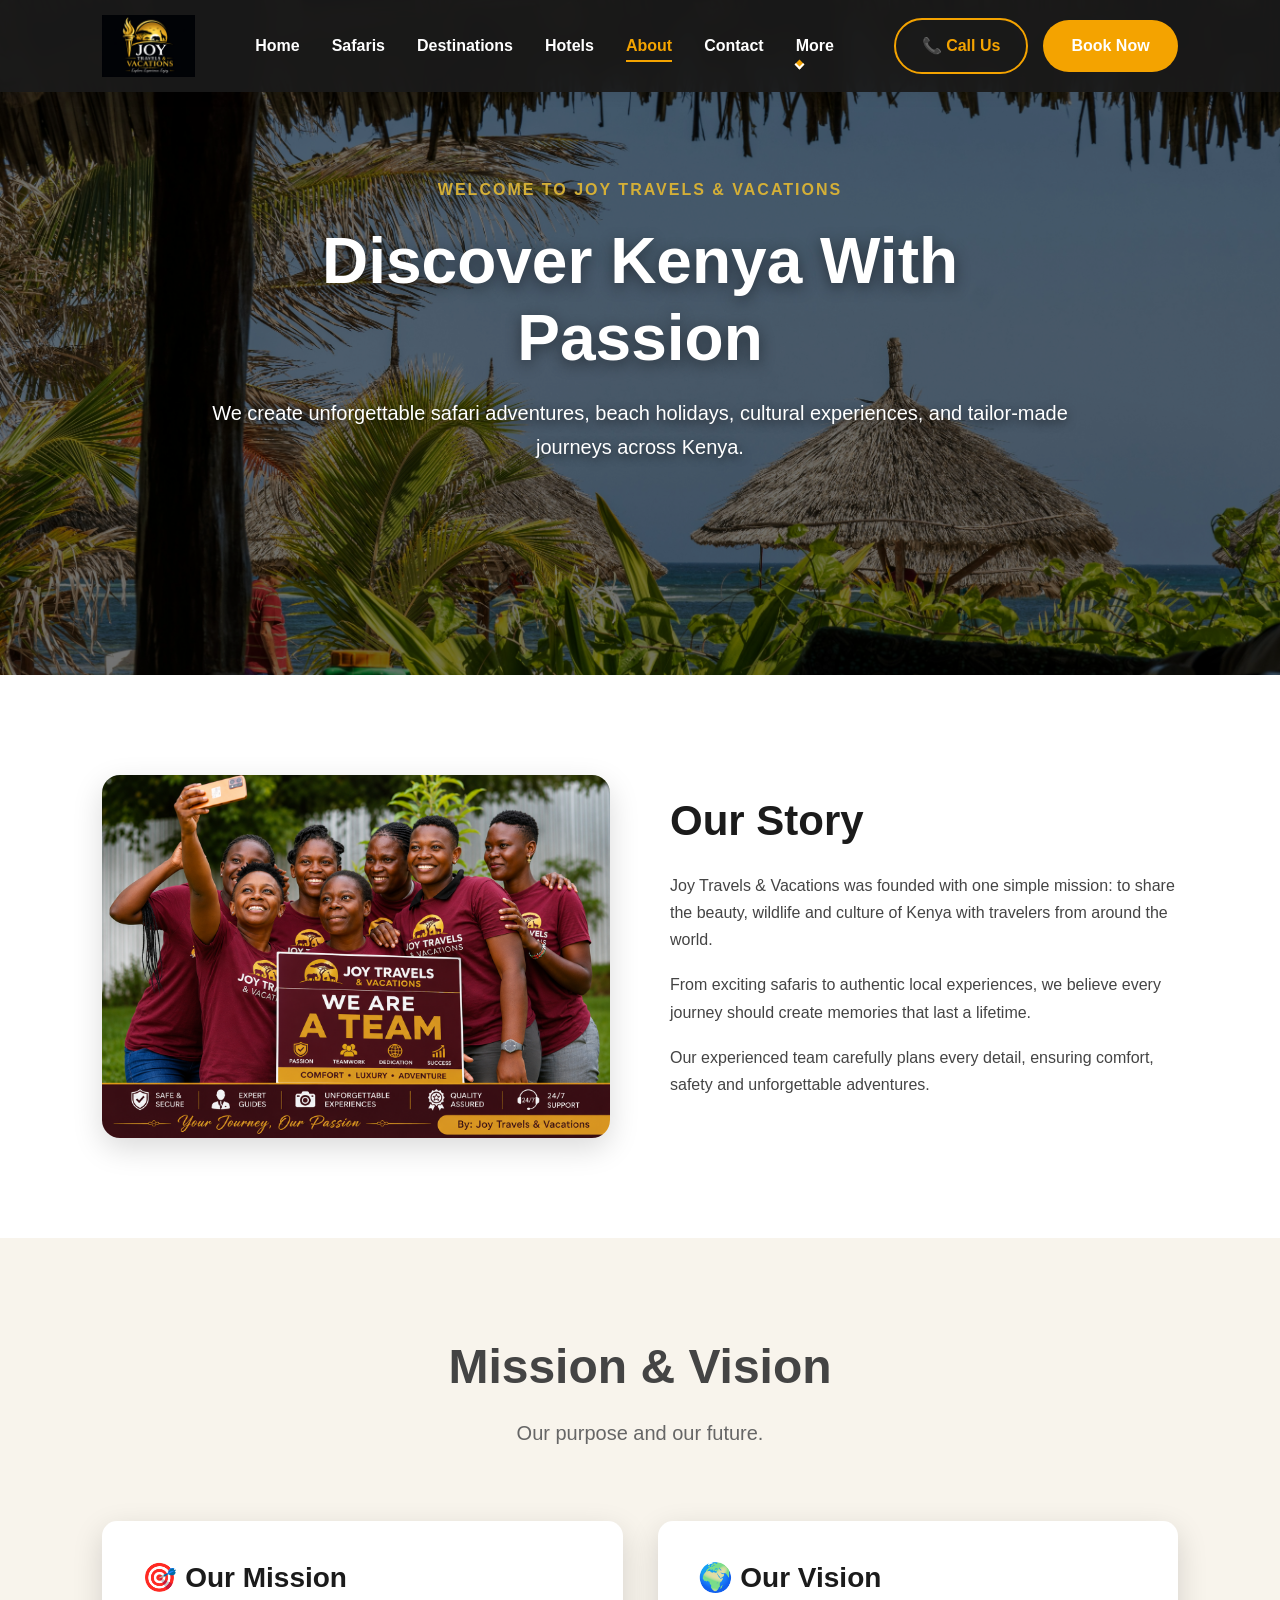
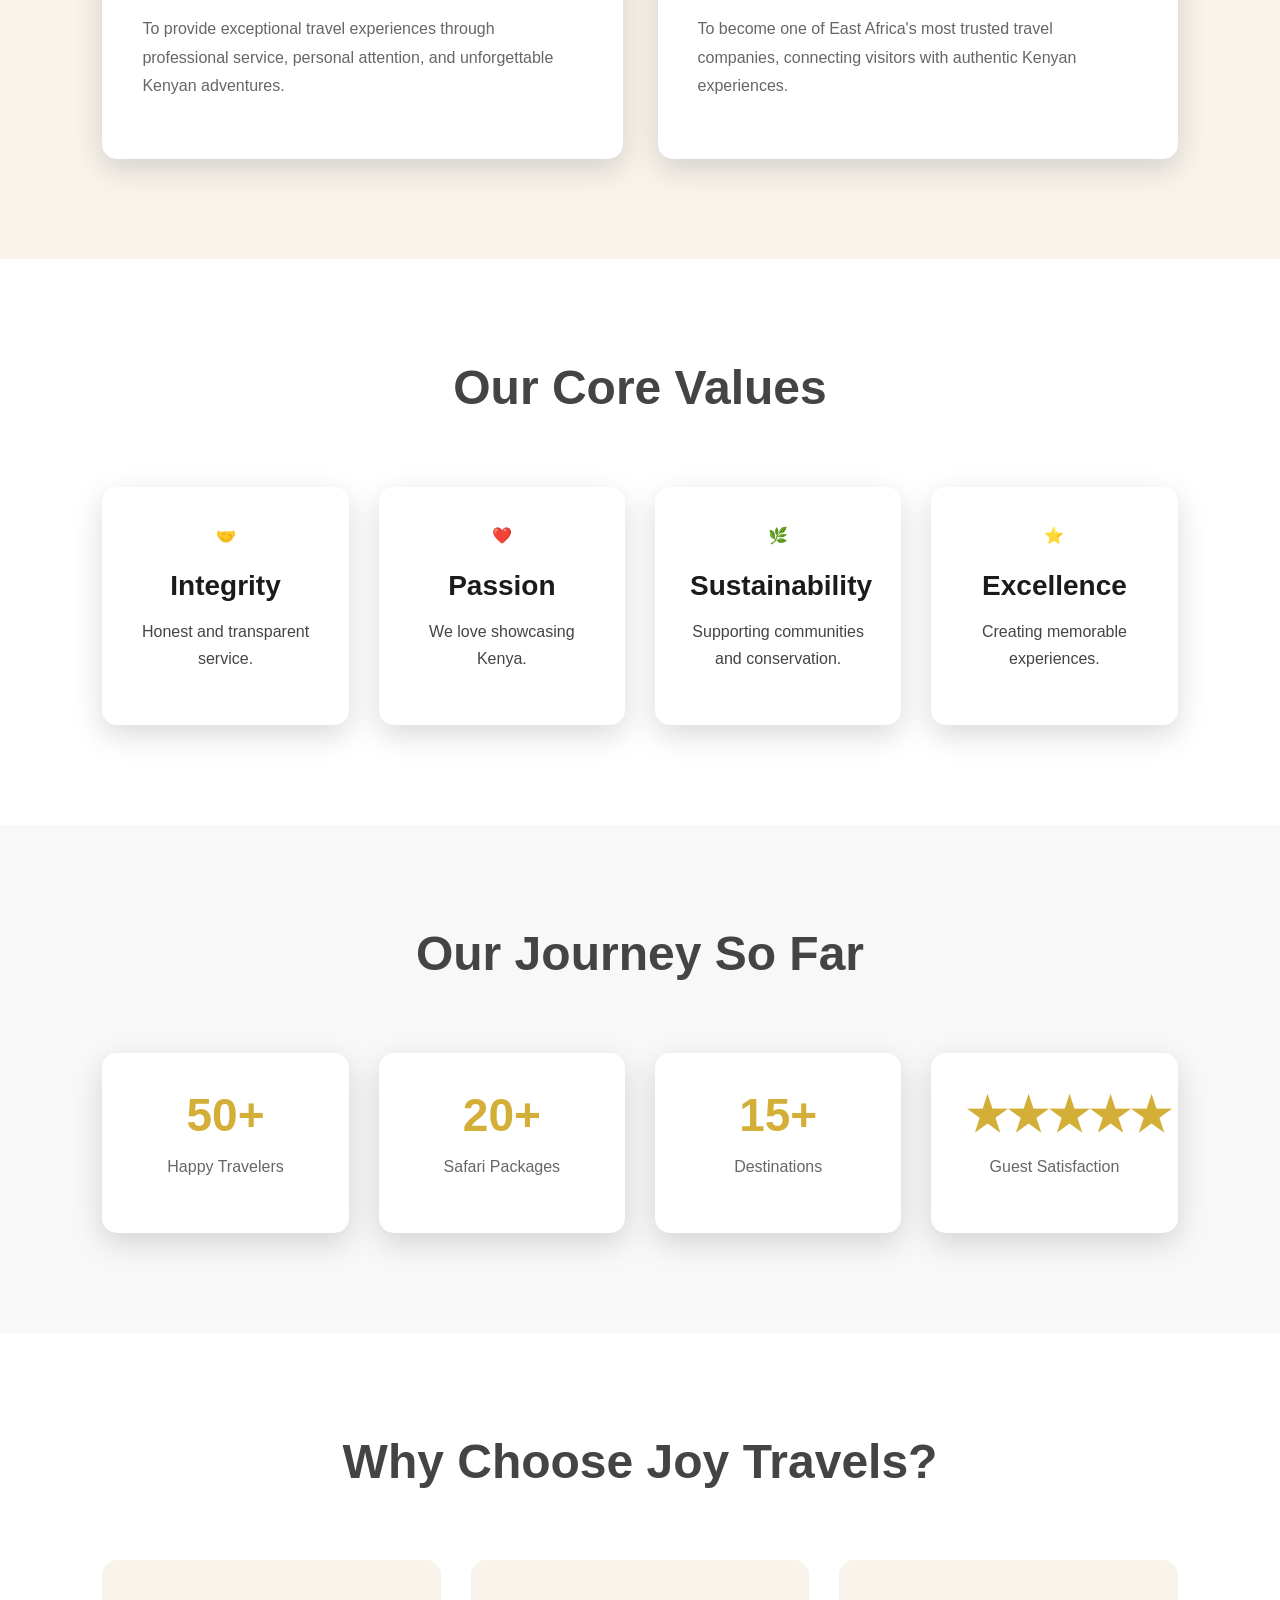
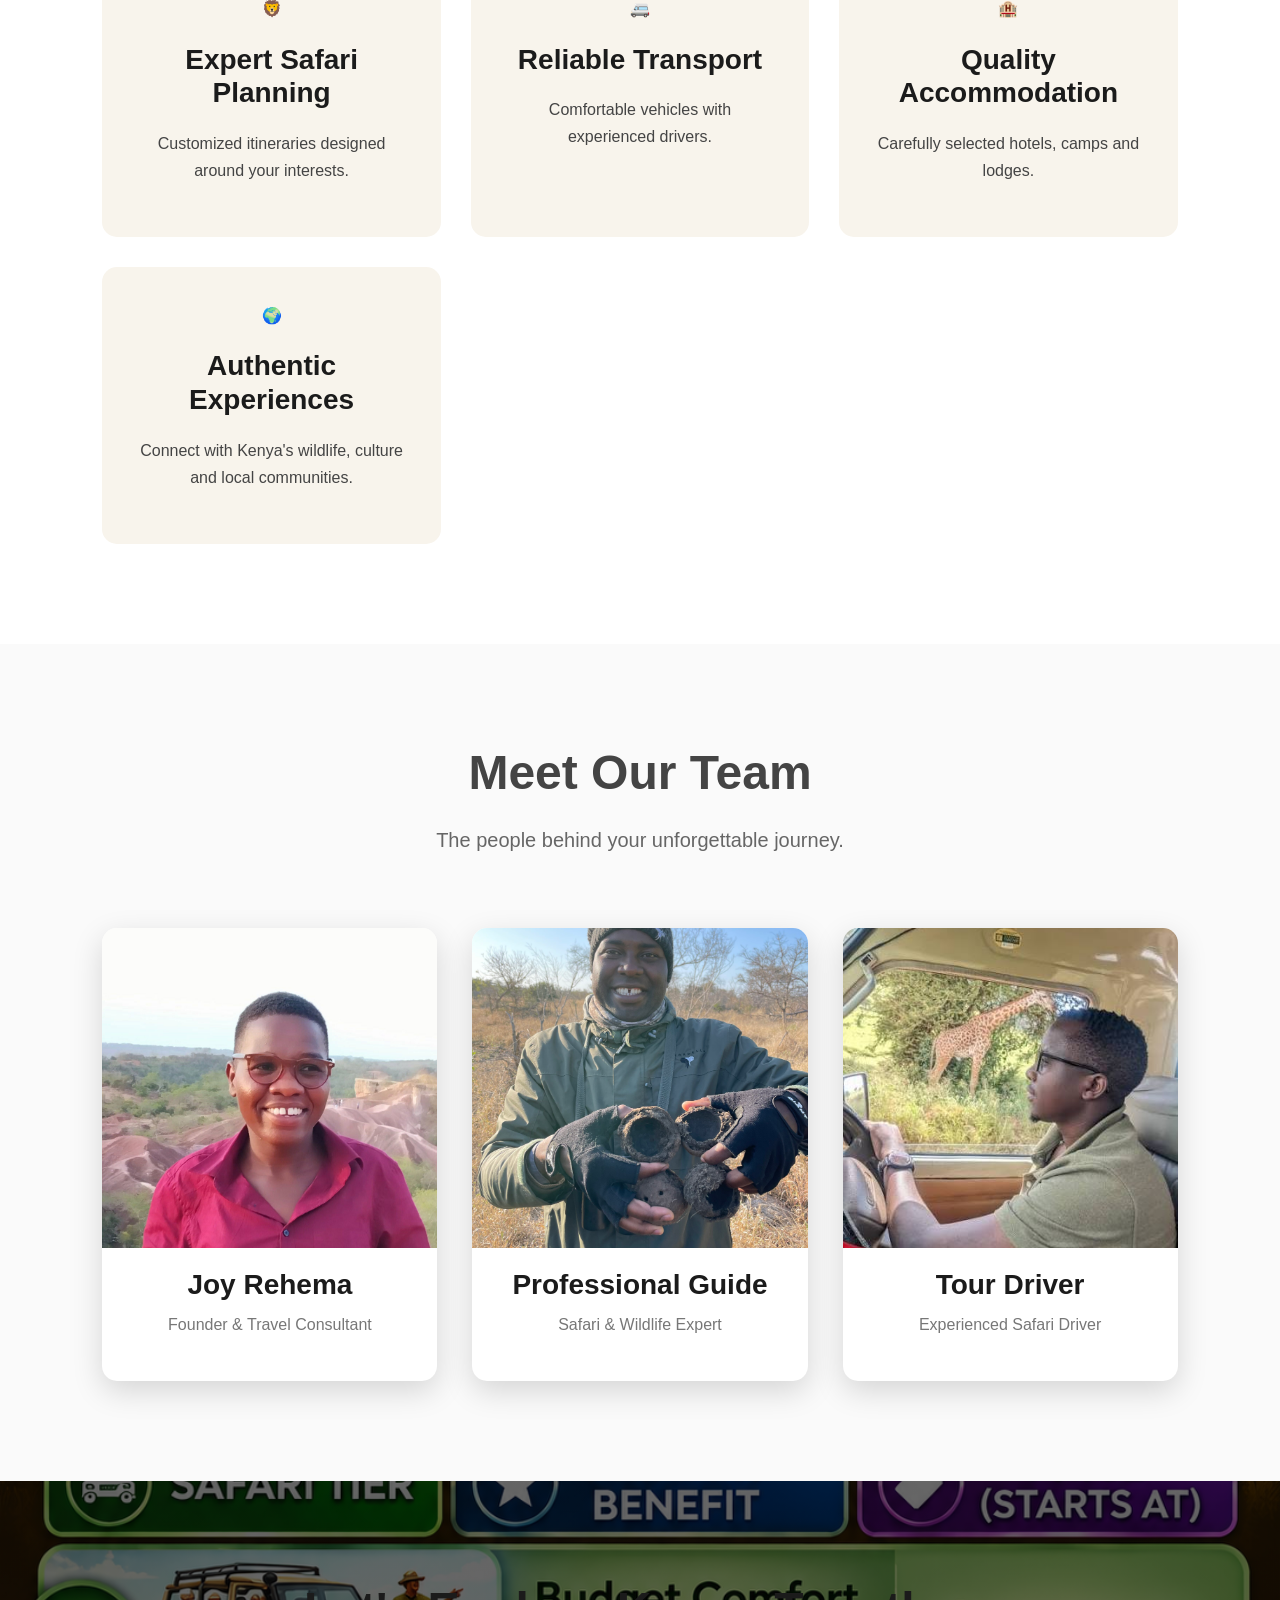
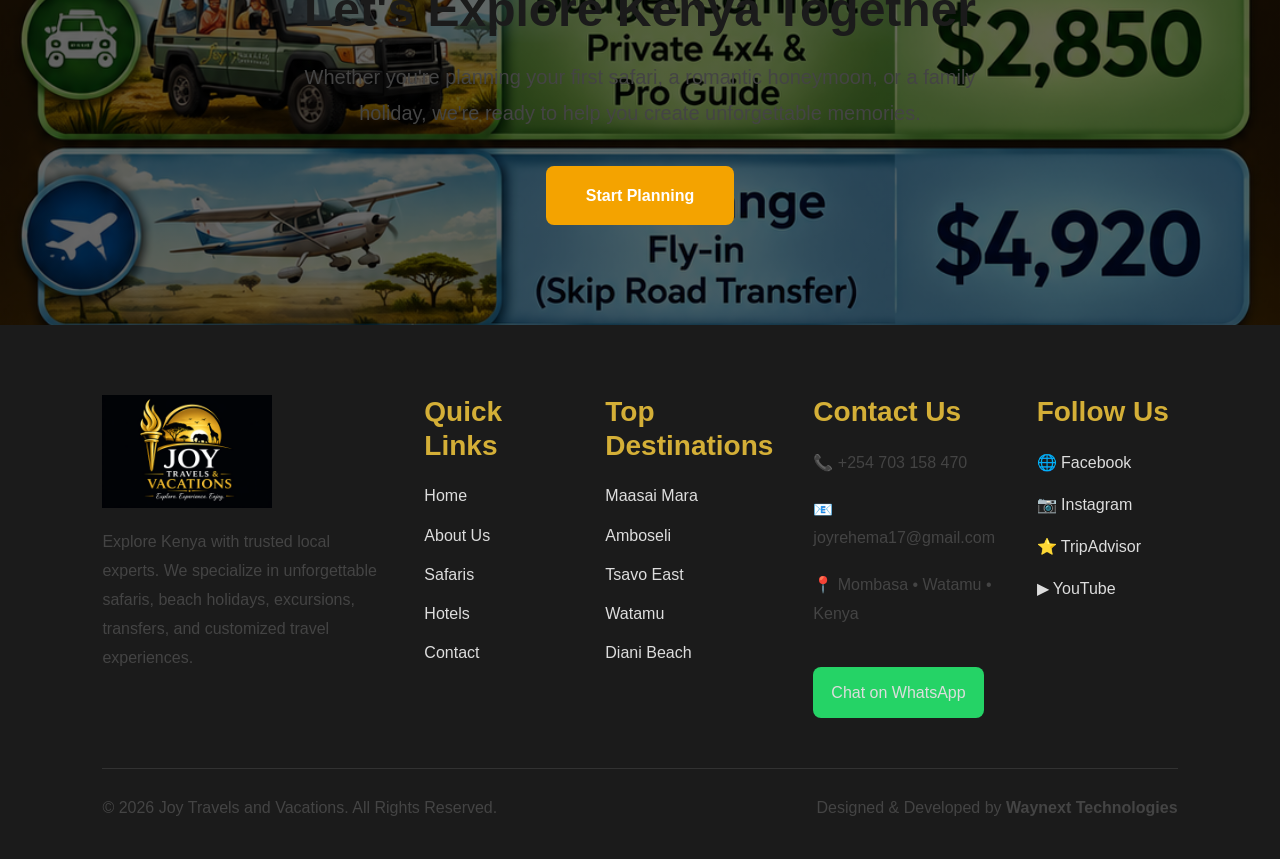
<file: about.html>
<!DOCTYPE html>
<html lang="en">

<head>

<meta charset="UTF-8">
<meta name="viewport" content="width=device-width, initial-scale=1.0">

<title>About Us | Joy Travels & Vacations</title>

<!-- CSS -->

<link rel="stylesheet" href="css/01-variables.css">
<link rel="stylesheet" href="css/02-reset.css">
<link rel="stylesheet" href="css/03-global.css">
<link rel="stylesheet" href="css/04-navbar.css">
<link rel="stylesheet" href="css/05-footer.css">

<link rel="stylesheet" href="css/15-about.css">

<link rel="stylesheet" href="css/17-modal.css">
<link rel="stylesheet" href="css/18-animations.css">
<link rel="stylesheet" href="css/19-responsive.css">

</head>

<body>

<!-- ==========================================
NAVBAR
========================================== -->

<div id="navbar"></div>

<!-- ==========================================
HERO
========================================== -->

<section class="hero about-hero">

    <div class="hero-content">

        <span>WELCOME TO JOY TRAVELS & VACATIONS</span>

        <h1>Discover Kenya With Passion</h1>

        <p>

            We create unforgettable safari adventures,
            beach holidays, cultural experiences,
            and tailor-made journeys across Kenya.

        </p>

    </div>

</section>
<!-- ==========================================
OUR STORY
========================================== -->

<section class="about-story">

    <div class="story-grid">

        <div class="story-image">

            <img src="images/story.png"
                 alt="Joy Travels">

        </div>

        <div class="story-content">

            <h2>Our Story</h2>

            <p>
                Joy Travels & Vacations was founded with one simple mission:
                to share the beauty, wildlife and culture of Kenya with travelers
                from around the world.
            </p>

            <p>
                From exciting safaris to authentic local experiences,
                we believe every journey should create memories that last a lifetime.
            </p>

            <p>
                Our experienced team carefully plans every detail,
                ensuring comfort, safety and unforgettable adventures.
            </p>

        </div>

    </div>

</section>

<!-- ==========================================
MISSION & VISION
========================================== -->

<section class="mission-vision">

<div class="section-title">

<h2>Mission & Vision</h2>

<p>Our purpose and our future.</p>

</div>

<div class="mv-grid">

<div class="mv-card">

<h3>🎯 Our Mission</h3>

<p>

To provide exceptional travel experiences through
professional service,
personal attention,
and unforgettable Kenyan adventures.

</p>

</div>

<div class="mv-card">

<h3>🌍 Our Vision</h3>

<p>

To become one of East Africa's most trusted travel companies,
connecting visitors with authentic Kenyan experiences.

</p>

</div>

</div>

</section>

<!-- ==========================================
OUR VALUES
========================================== -->

<section class="values">

<div class="section-title">

<h2>Our Core Values</h2>

</div>

<div class="values-grid">

<div class="value-box">

🤝

<h3>Integrity</h3>

<p>Honest and transparent service.</p>

</div>

<div class="value-box">

❤️

<h3>Passion</h3>

<p>We love showcasing Kenya.</p>

</div>

<div class="value-box">

🌿

<h3>Sustainability</h3>

<p>Supporting communities and conservation.</p>

</div>

<div class="value-box">

⭐

<h3>Excellence</h3>

<p>Creating memorable experiences.</p>

</div>

</div>

</section>

<!-- ==========================================
STATISTICS
========================================== -->

<section class="company-stats">

<div class="section-title">

<h2>Our Journey So Far</h2>

</div>

<div class="stats-grid">

<div class="stat-box">

<h2>50+</h2>

<p>Happy Travelers</p>

</div>

<div class="stat-box">

<h2>20+</h2>

<p>Safari Packages</p>

</div>

<div class="stat-box">

<h2>15+</h2>

<p>Destinations</p>

</div>

<div class="stat-box">

<h2>★★★★★</h2>

<p>Guest Satisfaction</p>

</div>

</div>

</section>

<!-- ==========================================
WHY CHOOSE US
========================================== -->

<section class="why-about">

<div class="section-title">

<h2>Why Choose Joy Travels?</h2>

</div>

<div class="why-grid">

<div class="why-box">

🦁

<h3>Expert Safari Planning</h3>

<p>

Customized itineraries designed around your interests.

</p>

</div>

<div class="why-box">

🚐

<h3>Reliable Transport</h3>

<p>

Comfortable vehicles with experienced drivers.

</p>

</div>

<div class="why-box">

🏨

<h3>Quality Accommodation</h3>

<p>

Carefully selected hotels, camps and lodges.

</p>

</div>

<div class="why-box">

🌍

<h3>Authentic Experiences</h3>

<p>

Connect with Kenya's wildlife,
culture and local communities.

</p>

</div>

</div>

</section>

<!-- ==========================================
MEET THE TEAM
========================================== -->

<section class="team">

<div class="section-title">

<h2>Meet Our Team</h2>

<p>The people behind your unforgettable journey.</p>

</div>

<div class="team-grid">

<div class="team-card">

<img src="images/about/team1.jpg" alt="Director">

<h3>Joy Rehema</h3>

<p>Founder & Travel Consultant</p>

</div>

<div class="team-card">

<img src="images/about/team2.jpg" alt="Guide">

<h3>Professional Guide</h3>

<p>Safari & Wildlife Expert</p>

</div>

<div class="team-card">

<img src="images/about/team3.jpg" alt="Driver">

<h3>Tour Driver</h3>

<p>Experienced Safari Driver</p>

</div>

</div>

</section>

<!-- ==========================================
CALL TO ACTION
========================================== -->

<section class="about-cta">

<h2>

Let's Explore Kenya Together

</h2>

<p>

Whether you're planning your first safari,
a romantic honeymoon,
or a family holiday,
we're ready to help you create unforgettable memories.

</p>

<a href="contact.html" class="btn">

Start Planning

</a>

</section>

<!-- ==========================================
FOOTER
========================================== -->

<div id="footer"></div>

<!-- ==========================================
JAVASCRIPT
========================================== -->

<script src="js/components.js"></script>
<script src="js/script.js"></script>
<script src="js/animations.js"></script>

</body>

</html>
</file>
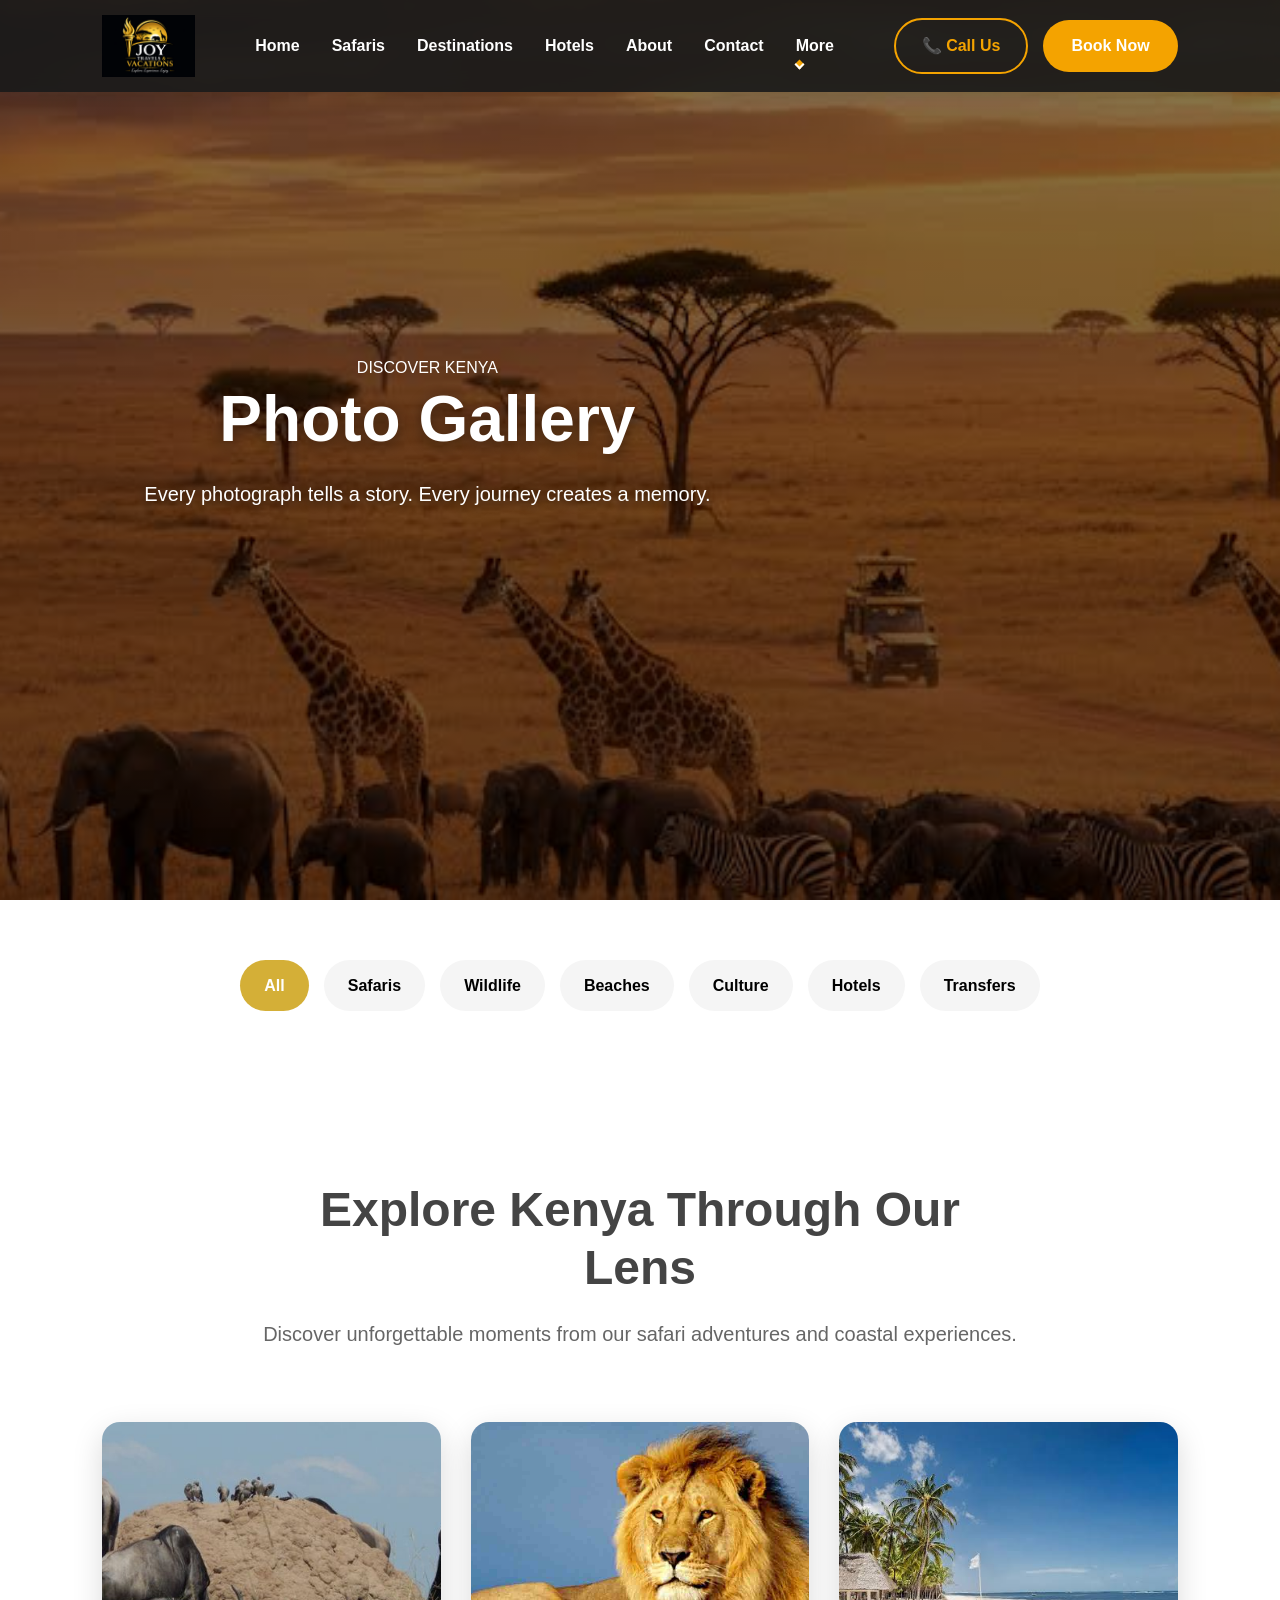
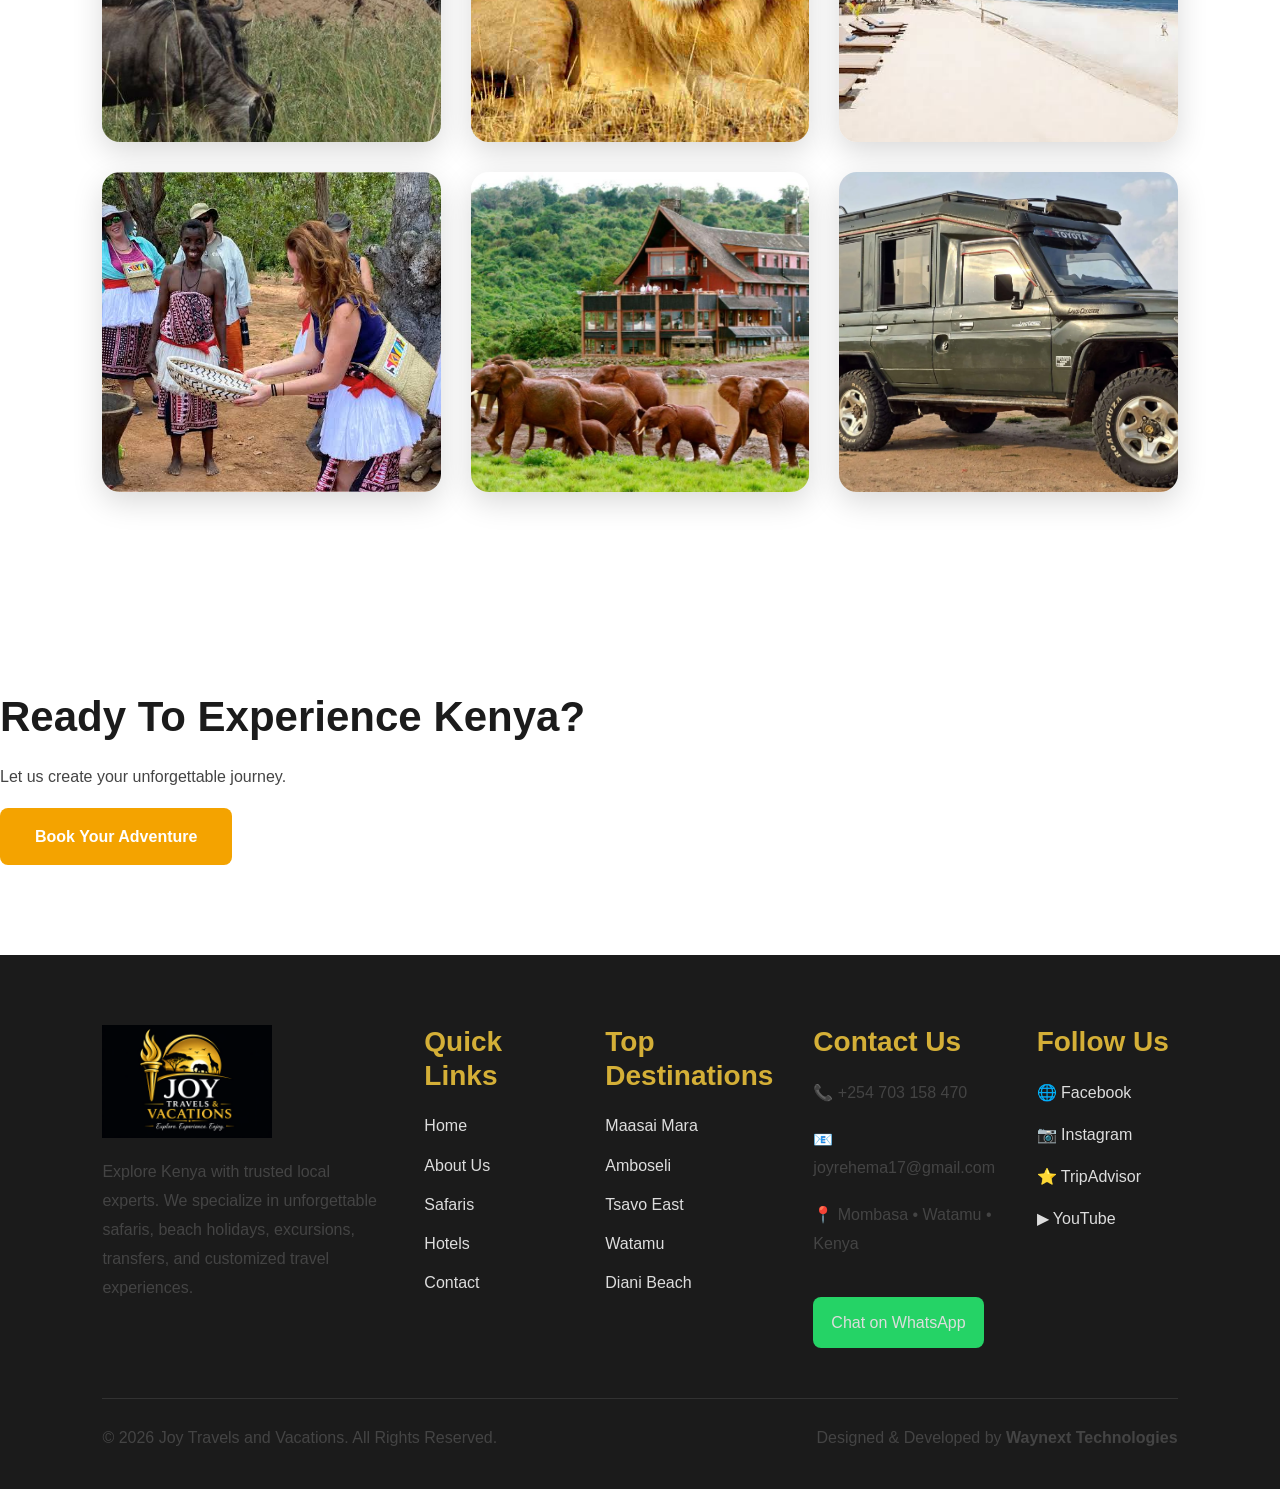
<file: gallery.html>
<!DOCTYPE html>
<html lang="en">

<head>

    <meta charset="UTF-8">
    <meta name="viewport" content="width=device-width, initial-scale=1.0">

    <title>Gallery | Joy Travels & Vacations</title>

    <!-- Global -->
    <link rel="stylesheet" href="css/01-variables.css">
    <link rel="stylesheet" href="css/02-reset.css">
    <link rel="stylesheet" href="css/03-global.css">

    <!-- Components -->
    <link rel="stylesheet" href="css/04-navbar.css">
    <link rel="stylesheet" href="css/05-footer.css">

    <!-- Shared Hero -->
    <link rel="stylesheet" href="css/06-home.css">

    <!-- Gallery -->
    <link rel="stylesheet" href="css/20-gallery.css">

    <!-- Responsive -->
    <link rel="stylesheet" href="css/responsive.css">

</head>

<body>

<div id="navbar"></div>

<!-- HERO -->

<section class="hero gallery-hero">

    <div class="hero-overlay"></div>

    <div class="hero-content">

        <span>DISCOVER KENYA</span>

        <h1>Photo Gallery</h1>

        <p>

            Every photograph tells a story.
            Every journey creates a memory.

        </p>

    </div>

</section>

<!-- FILTERS -->

<section class="gallery-filter">

    <button class="active" data-filter="all">All</button>

    <button data-filter="safari">Safaris</button>

    <button data-filter="wildlife">Wildlife</button>

    <button data-filter="beaches">Beaches</button>

    <button data-filter="culture">Culture</button>

    <button data-filter="hotels">Hotels</button>

    <button data-filter="transfers">Transfers</button>

</section>

<!-- GALLERY -->

<section class="section">

    <div class="section-title">

        <h2>

            Explore Kenya Through Our Lens

        </h2>

        <p>

            Discover unforgettable moments from our
            safari adventures and coastal experiences.

        </p>

    </div>

    <div id="galleryContainer"
         class="gallery-grid">

    </div>

</section>

<!-- LIGHTBOX -->

<div id="lightbox" class="lightbox">

    <span class="close-lightbox">&times;</span>

    <button class="prev">&#10094;</button>

    <img id="lightbox-image" alt="Gallery Image">

    <button class="next">&#10095;</button>

    <div class="lightbox-info">

        <h3 id="lightbox-title"></h3>

        <p id="lightbox-caption"></p>

    </div>

</div>

<!-- CTA -->

<section class="booking">

    <h2>

        Ready To Experience Kenya?

    </h2>

    <p>

        Let us create your unforgettable journey.

    </p>

    <a href="https://wa.me/254703158470"
       class="btn">

        Book Your Adventure

    </a>

</section>

<div id="footer"></div>

<script src="js/components.js"></script>
<script src="js/script.js"></script>

<script src="js/gallery-data.js"></script>
<script src="js/renderGallery.js"></script>
<script src="js/lightbox.js"></script>

<script src="js/animations.js"></script>

</body>
</html>
</file>
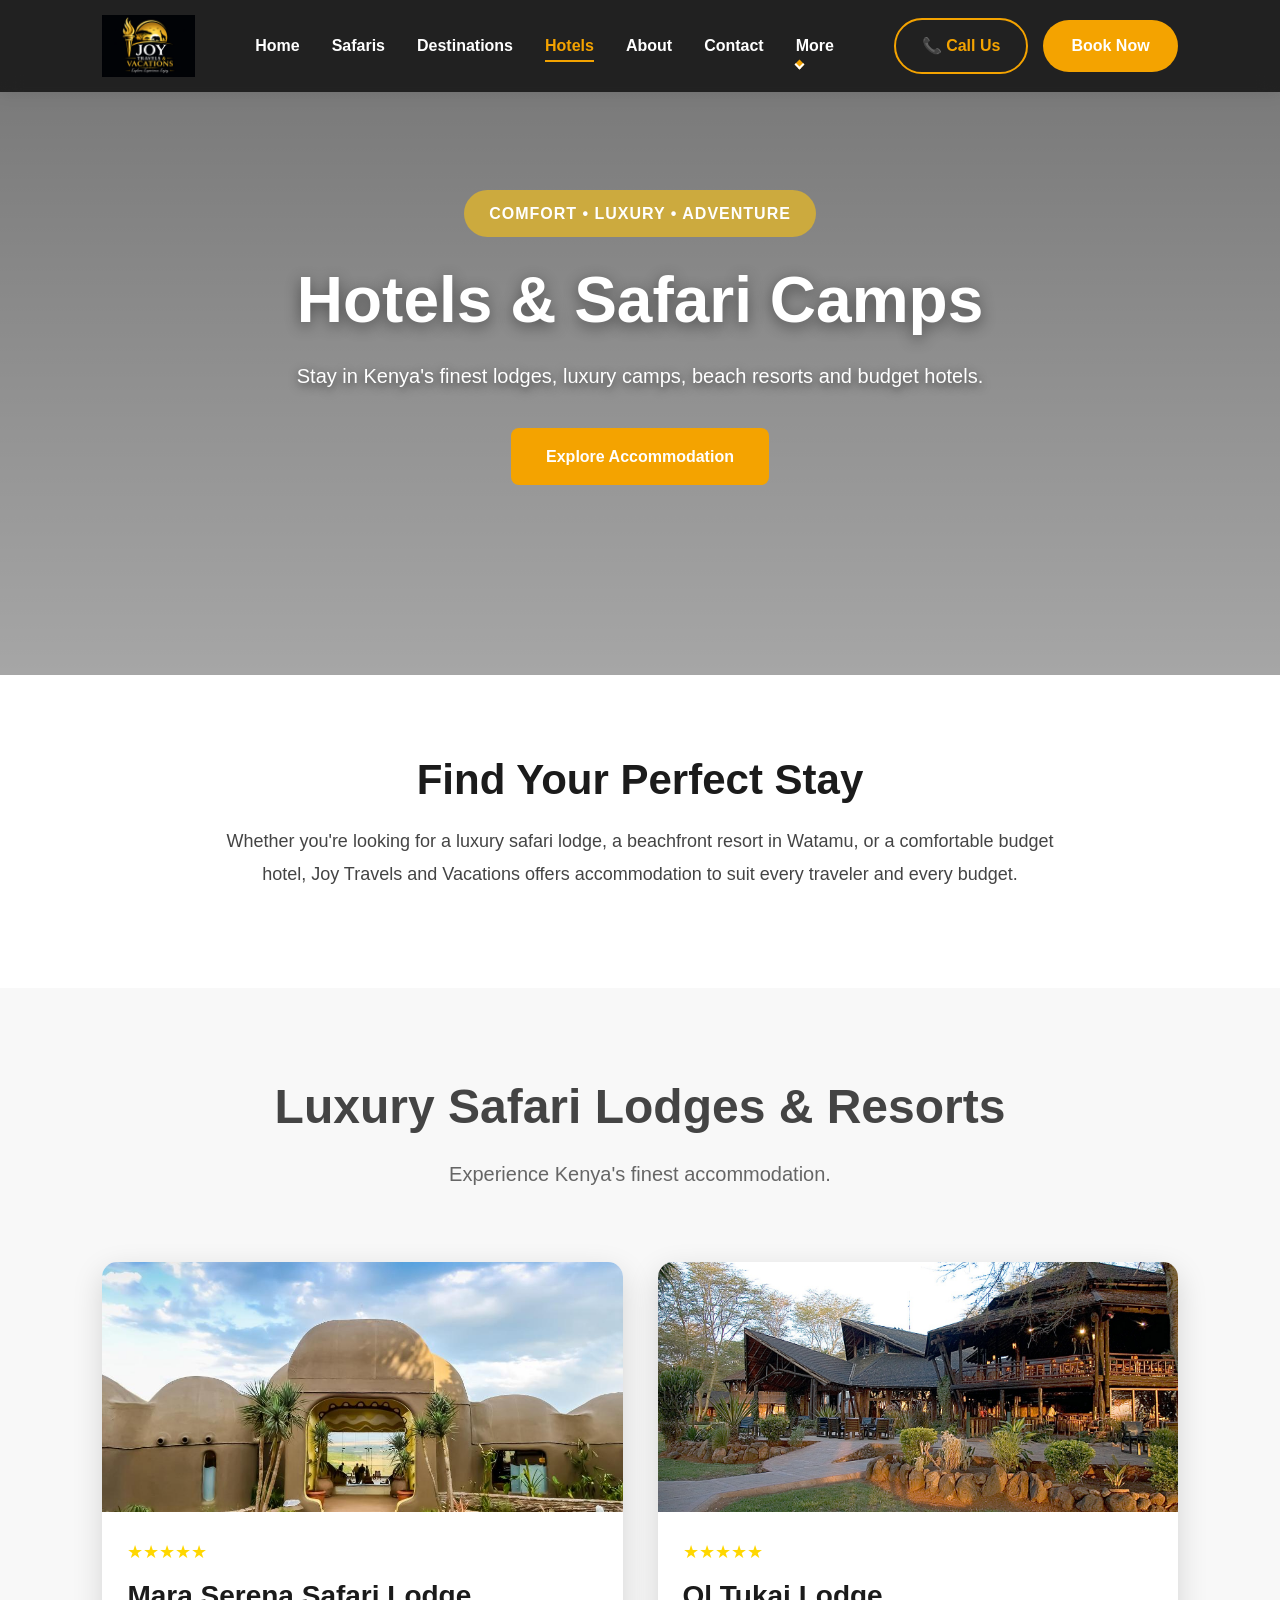
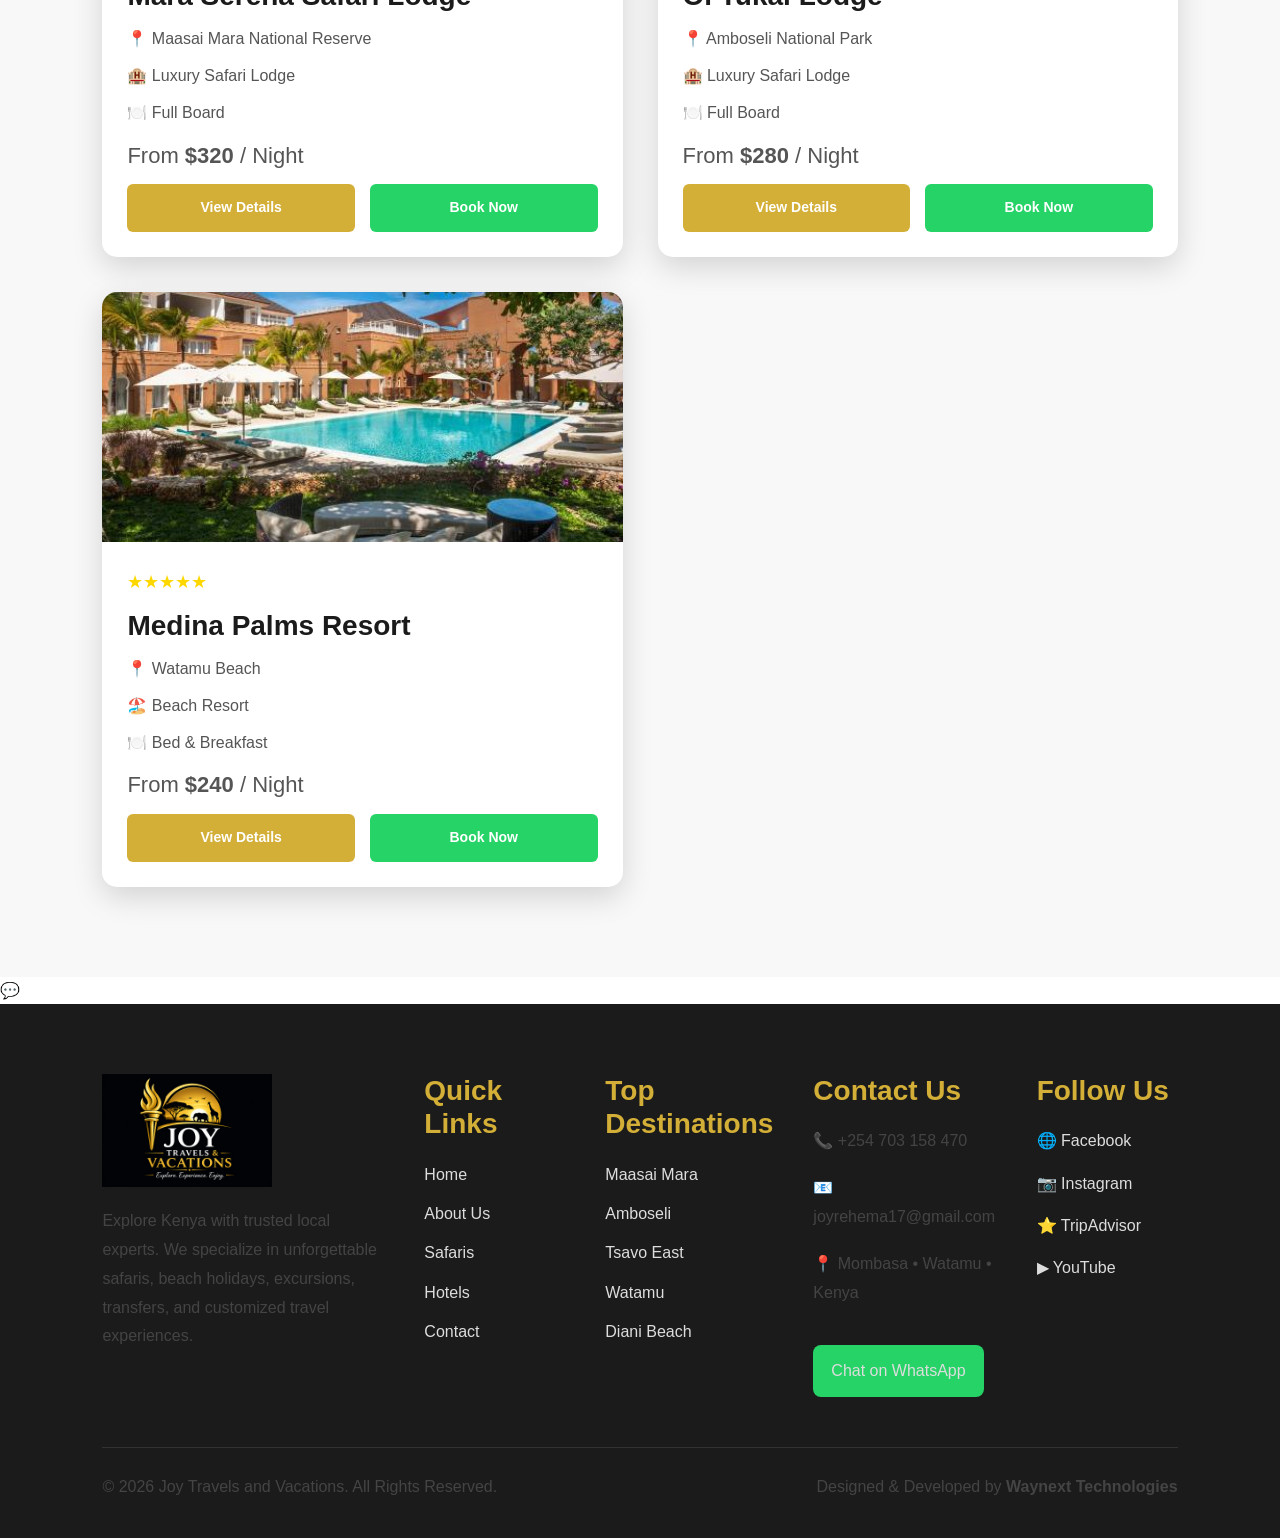
<file: hotels.html>
<!DOCTYPE html>
<html lang="en">
<head>
   <meta charset="UTF-8">

    <meta name="viewport" content="width=device-width, initial-scale=1.0">

    <title>Hotels & Safari Camps | Joy Travels and Vacations</title>

    <!-- CSS -->
<link rel="stylesheet" href="css/01-variables.css">
<link rel="stylesheet" href="css/02-reset.css">
<link rel="stylesheet" href="css/03-global.css">
<link rel="stylesheet" href="css/04-navbar.css">
<link rel="stylesheet" href="css/05-footer.css">
<link rel="stylesheet" href="css/11-hotels.css">
<link rel="stylesheet" href="css/17-modal.css">
<link rel="stylesheet" href="css/18-animations.css">
<link rel="stylesheet" href="css/19-responsive.css">
</head>

<body>
    <!-- NAVBAR -->
<div id="navbar"></div>
</nav>
<!-- ==========================================
HOTELS HERO
========================================== -->

<section class="hero hotel-hero">
    <div class="hero-content">
        <span class="hero-tag">
            COMFORT • LUXURY • ADVENTURE
        </span>
        <h1>
            Hotels & Safari Camps
        </h1>
        <p>
            Stay in Kenya's finest lodges, luxury camps,
            beach resorts and budget hotels.
        </p>
        <a href="#hotels" class="btn">
            Explore Accommodation
        </a>
    </div>
</section>
<section class="hotel-intro">

    <div class="section-title">

        <h2>Find Your Perfect Stay</h2>

        <p>

            Whether you're looking for a luxury safari lodge,
            a beachfront resort in Watamu, or a comfortable
            budget hotel, Joy Travels and Vacations offers
            accommodation to suit every traveler and every budget.

        </p>

    </div>

</section>
<!-- ==========================================
LUXURY HOTELS
========================================== -->

<section class="hotel-section" id="hotels">

    <div class="section-title">
        <h2>Luxury Safari Lodges & Resorts</h2>
        <p>Experience Kenya's finest accommodation.</p>
    </div>

    <div class="hotel-grid">

        <!-- HOTEL 1 -->
        <div class="hotel-card">

            <img src="images/mara-serena.jpg" alt="Mara Serena Safari Lodge">

            <div class="hotel-info">

                <span class="hotel-rating">★★★★★</span>

                <h3>Mara Serena Safari Lodge</h3>

                <p>📍 Maasai Mara National Reserve</p>

                <p>🏨 Luxury Safari Lodge</p>

                <p>🍽️ Full Board</p>

                <p class="price">From <strong>$320</strong> / Night</p>

                <div class="hotel-buttons">

                  <a href="#" class="btn-small details-btn"
                   data-hotel="mara-serena">

                 View Details

                      </a>
                    <a href="https://wa.me/254703158470?text=Hello%20Joy,%20I%20am%20interested%20in%20Mara%20Serena%20Safari%20Lodge."
                       class="btn-small book">

                        Book Now

                    </a>

                </div>

            </div>

        </div>

        <!-- HOTEL 2 -->

        <div class="hotel-card">

            <img src="images/oltukai.jpg">

            <div class="hotel-info">

                <span class="hotel-rating">★★★★★</span>

                <h3>Ol Tukai Lodge</h3>

                <p>📍 Amboseli National Park</p>

                <p>🏨 Luxury Safari Lodge</p>

                <p>🍽️ Full Board</p>

                <p class="price">From <strong>$280</strong> / Night</p>

                <div class="hotel-buttons">

                   <a href="#" class="btn-small details-btn"
   data-hotel="oltukai">

    View Details

</a>

                    <a href="https://wa.me/254703158470?text=Hello%20Joy,%20I%20am%20interested%20in%20Ol%20Tukai%20Lodge."
                    class="btn-small book">

                        Book Now

                    </a>

                </div>

            </div>

        </div>

        <!-- HOTEL 3 -->

        <div class="hotel-card">

            <img src="images/medina.jpg">

            <div class="hotel-info">

                <span class="hotel-rating">★★★★★</span>

                <h3>Medina Palms Resort</h3>

                <p>📍 Watamu Beach</p>

                <p>🏖️ Beach Resort</p>

                <p>🍽️ Bed & Breakfast</p>

                <p class="price">From <strong>$240</strong> / Night</p>

                <div class="hotel-buttons">

                  <a href="#" class="btn-small details-btn"
   data-hotel="medina">

    View Details

</a>

                    <a href="https://wa.me/254703158470?text=Hello%20Joy,%20I%20am%20interested%20in%20Medina%20Palms."
                    class="btn-small book">

                        Book Now

                    </a>

                </div>

            </div>

        </div>

    </div>

</section>
<!-- ==========================================
HOTEL DETAILS POPUP
========================================== -->

<div id="hotelModal" class="modal">

    <div class="modal-content">

        <span class="close">&times;</span>

        <div id="hotelDetails">

        </div>

    </div>

</div>
   <!-- WHATSAPP -->
<a href="https://wa.me/254703158470" class="whatsapp">💬</a>

   
<div id="footer"></div>

<script src="js/components.js"></script>
<script src="js/script.js"></script>
<script src="js/hotelModal.js"></script>
<script src="js/animations.js"></script>


    
</body>
    
</html>
</file>
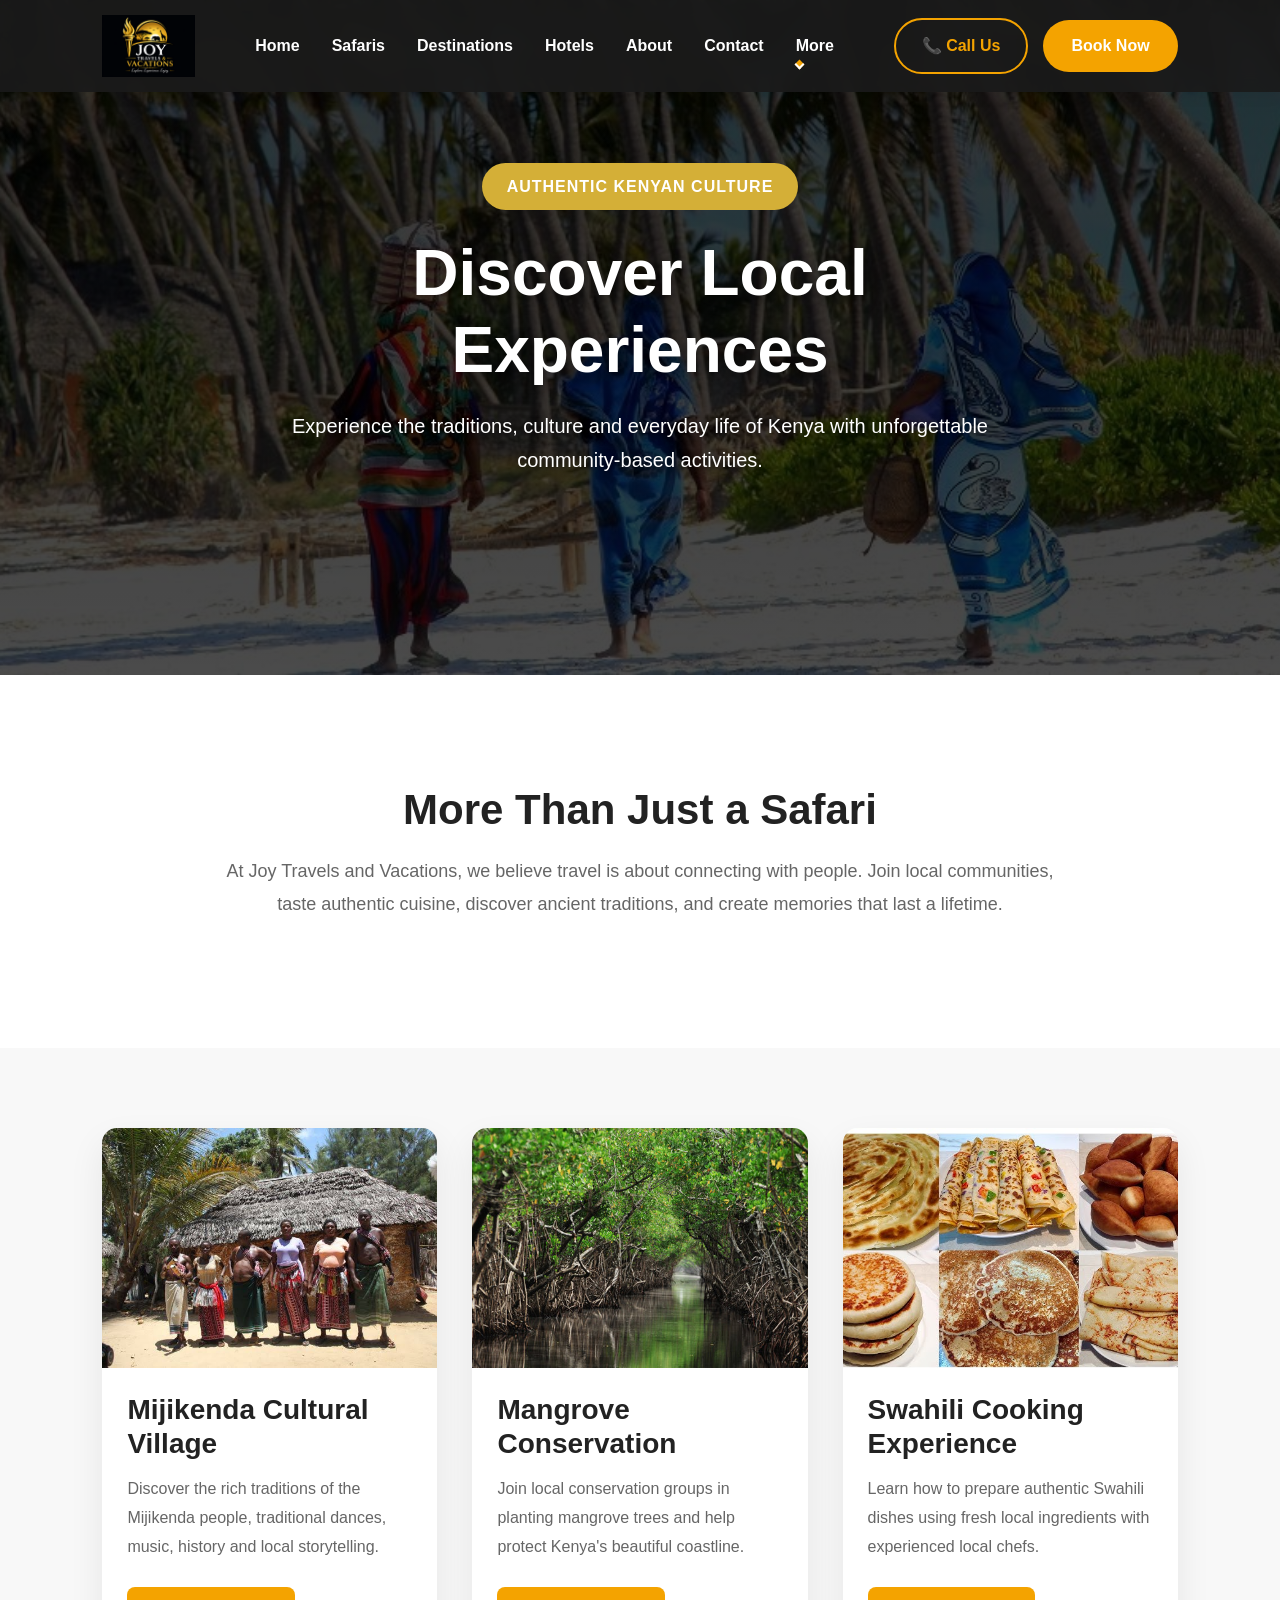
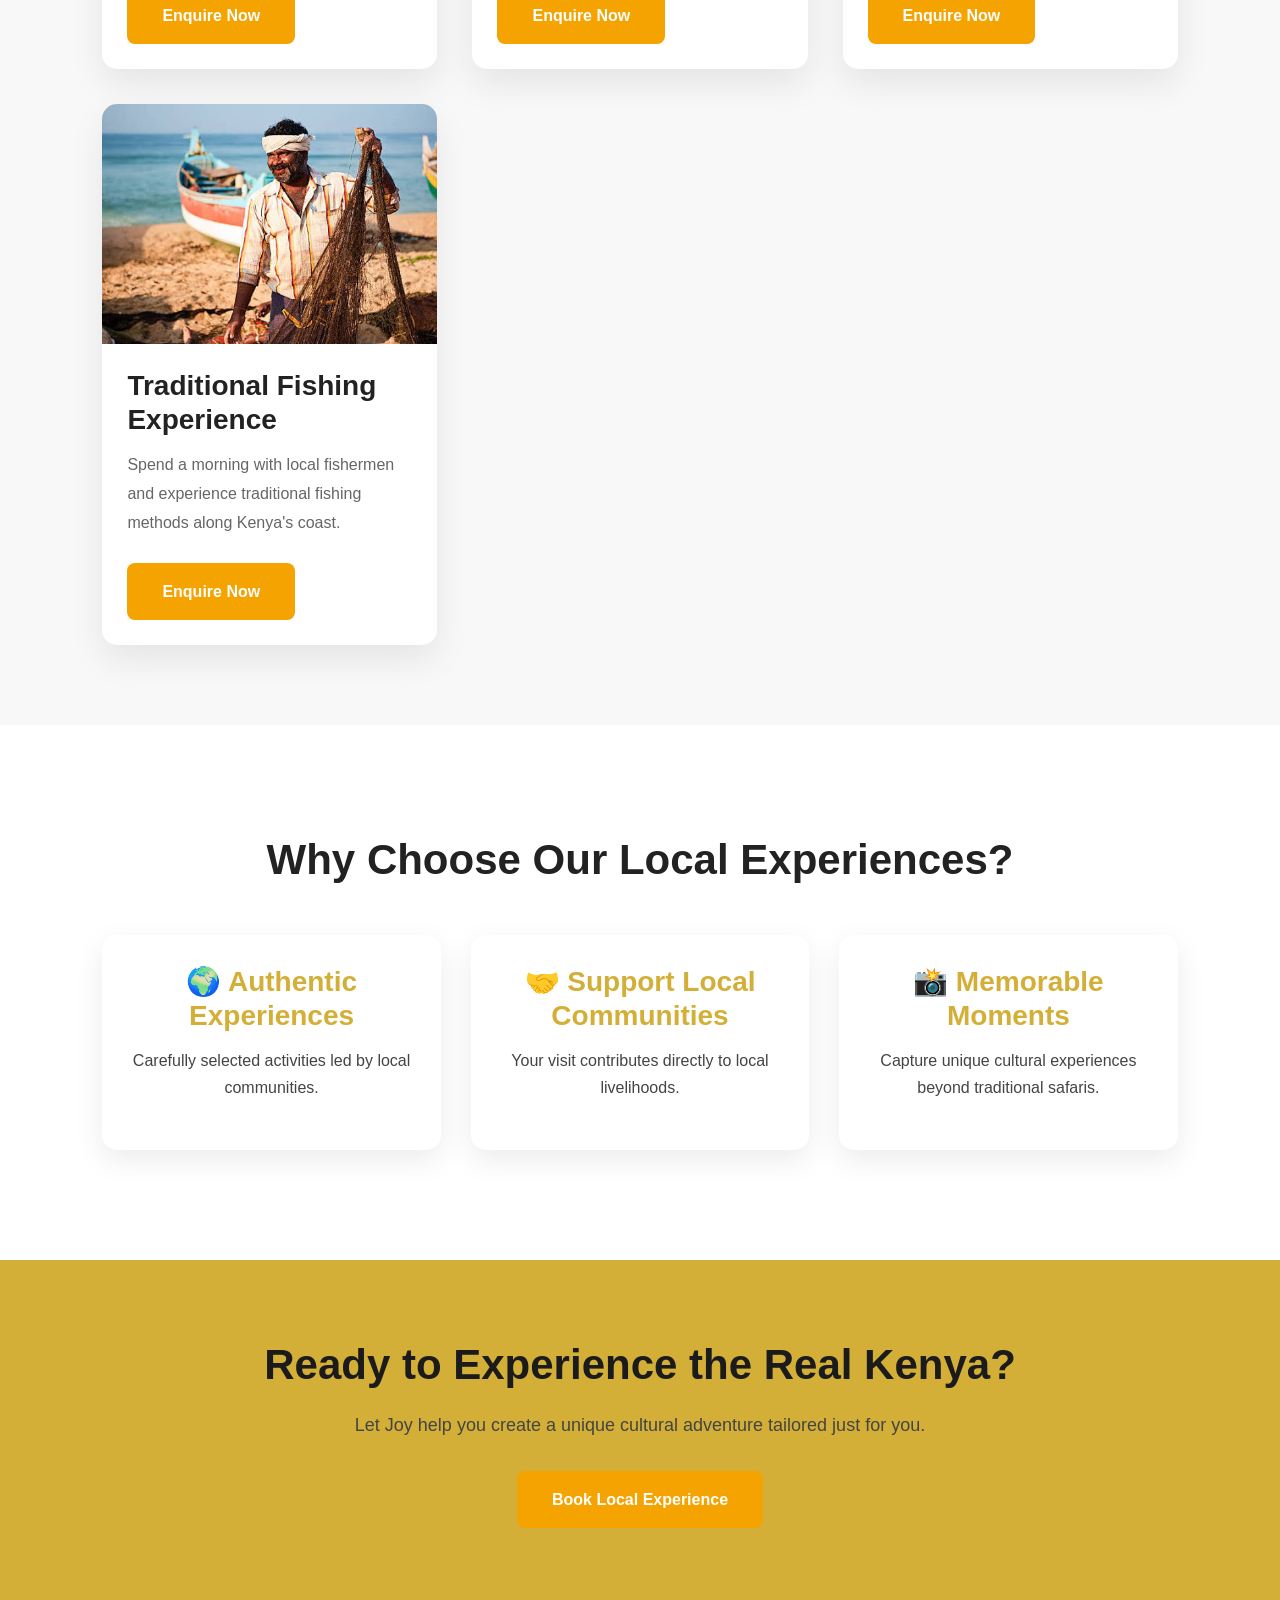
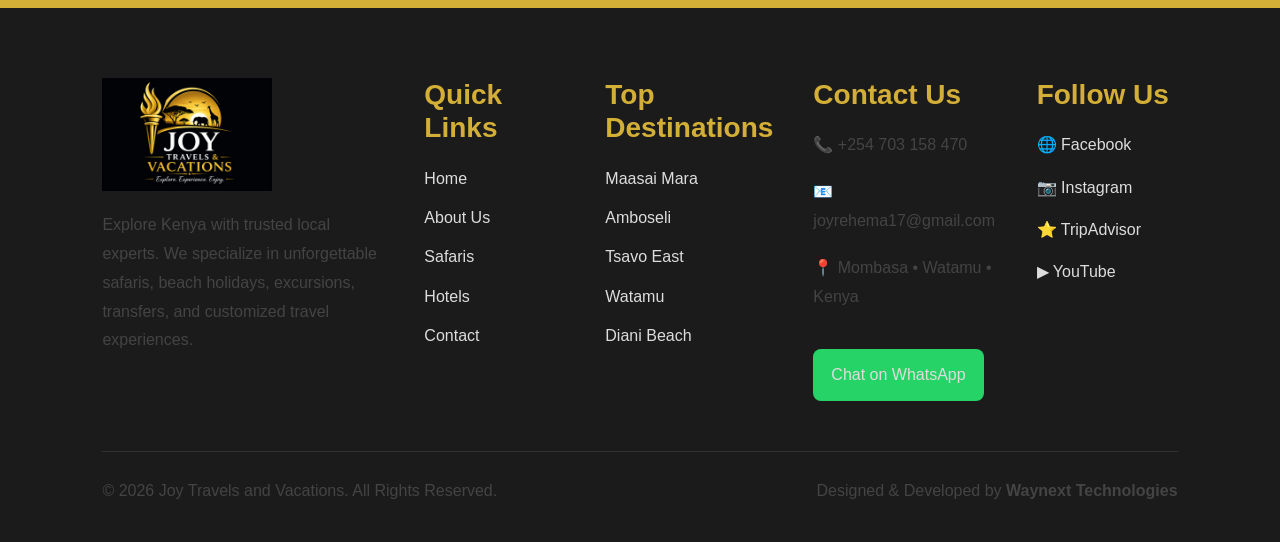
<file: local-experience.html>
<!DOCTYPE html>
<html lang="en">

<head>

    <meta charset="UTF-8">

    <meta name="viewport" content="width=device-width, initial-scale=1.0">

    <title>Local Experiences | Joy Travels and Vacations</title>

    <!-- CSS -->
<link rel="stylesheet" href="css/01-variables.css">
<link rel="stylesheet" href="css/02-reset.css">
<link rel="stylesheet" href="css/03-global.css">
<link rel="stylesheet" href="css/04-navbar.css">
<link rel="stylesheet" href="css/05-footer.css">

<!-- Page CSS -->
<link rel="stylesheet" href="css/13-local-experiences.css">

<!-- Shared CSS -->
<link rel="stylesheet" href="css/17-modal.css">
<link rel="stylesheet" href="css/18-animations.css">
<link rel="stylesheet" href="css/19-responsive.css">

</head>

<body>

<!-- ================= NAVBAR ================= -->

<div id="navbar"></div>


<!-- ================= HERO ================= -->

<section class="hero local-hero">
    <div class="hero-content">
        <span class="hero-tag">
            AUTHENTIC KENYAN CULTURE
        </span>
        <h1>
            Discover Local Experiences
        </h1>
        <p>
            Experience the traditions, culture and everyday life of Kenya with unforgettable community-based activities.
        </p>
    </div>
</section>

<!-- ================= INTRO ================= -->

<section class="section">
    <div class="section-title">
        <h2>More Than Just a Safari</h2>
        <p>
            At Joy Travels and Vacations, we believe travel is about connecting with people.
            Join local communities, taste authentic cuisine, discover ancient traditions,
            and create memories that last a lifetime.
        </p>
    </div>
</section>
<!-- ================= EXPERIENCES ================= -->

<section class="experience-grid">
    <!-- Card 1 -->
    <div class="experience-card">
        <img src="images/mijikenda.jpg" alt="Mijikenda Village">
        <div class="experience-content">
            <h3>Mijikenda Cultural Village</h3>
            <p>
                Discover the rich traditions of the Mijikenda people,
                traditional dances, music, history and local storytelling.
            </p>
            <a href="https://wa.me/254703158470?text=Hello Joy, I would like to book the Mijikenda Cultural Village experience." class="btn">
                Enquire Now

            </a>

        </div>

    </div>

    <!-- Card 2 -->

    <div class="experience-card">

        <img src="images/mangrove.jpg" alt="Mangrove Planting">

        <div class="experience-content">

            <h3>Mangrove Conservation</h3>

            <p>

                Join local conservation groups in planting mangrove trees
                and help protect Kenya's beautiful coastline.

            </p>

            <a href="https://wa.me/254703158470?text=Hello Joy, I would like to join the Mangrove Conservation experience." class="btn">

                Enquire Now

            </a>

        </div>

    </div>

    <!-- Card 3 -->

    <div class="experience-card">

        <img src="images/swahili-food.jpg" alt="Swahili Cooking">

        <div class="experience-content">

            <h3>Swahili Cooking Experience</h3>

            <p>

                Learn how to prepare authentic Swahili dishes using fresh local ingredients with experienced local chefs.

            </p>

            <a href="https://wa.me/254703158470?text=Hello Joy, I would like to join the Swahili Cooking Experience." class="btn">

                Enquire Now

            </a>

        </div>

    </div>

    <!-- Card 4 -->

    <div class="experience-card">

        <img src="images/fishermen.jpg" alt="Fishing Experience">

        <div class="experience-content">

            <h3>Traditional Fishing Experience</h3>

            <p>

                Spend a morning with local fishermen and experience traditional fishing methods along Kenya's coast.

            </p>

            <a href="https://wa.me/254703158470?text=Hello Joy, I would like to join the Traditional Fishing Experience." class="btn">

                Enquire Now

            </a>

        </div>

    </div>

</section>

<!-- ================= WHY CHOOSE ================= -->

<section class="section">

    <div class="section-title">

        <h2>Why Choose Our Local Experiences?</h2>

    </div>

    <div class="cards">

        <div class="card">

            <h3>🌍 Authentic Experiences</h3>

            <p>
                Carefully selected activities led by local communities.
            </p>

        </div>

        <div class="card">

            <h3>🤝 Support Local Communities</h3>

            <p>
                Your visit contributes directly to local livelihoods.
            </p>

        </div>

        <div class="card">

            <h3>📸 Memorable Moments</h3>

            <p>
                Capture unique cultural experiences beyond traditional safaris.
            </p>

        </div>

    </div>

</section>

<!-- ================= CTA ================= -->

<section class="booking">

    <h2>Ready to Experience the Real Kenya?</h2>

    <p>

        Let Joy help you create a unique cultural adventure tailored just for you.

    </p>

    <a href="https://wa.me/254703158470?text=Hello Joy, I would like to book a Local Experience." class="btn">

        Book Local Experience

    </a>

</section>
<!-- ==========================================
FOOTER
========================================== -->

<div id="footer"></div>
    
<script src="js/components.js"></script>
<script src="js/script.js"></script>
<script src="js/animations.js"></script>

    
</body>
    
</html>
</file>
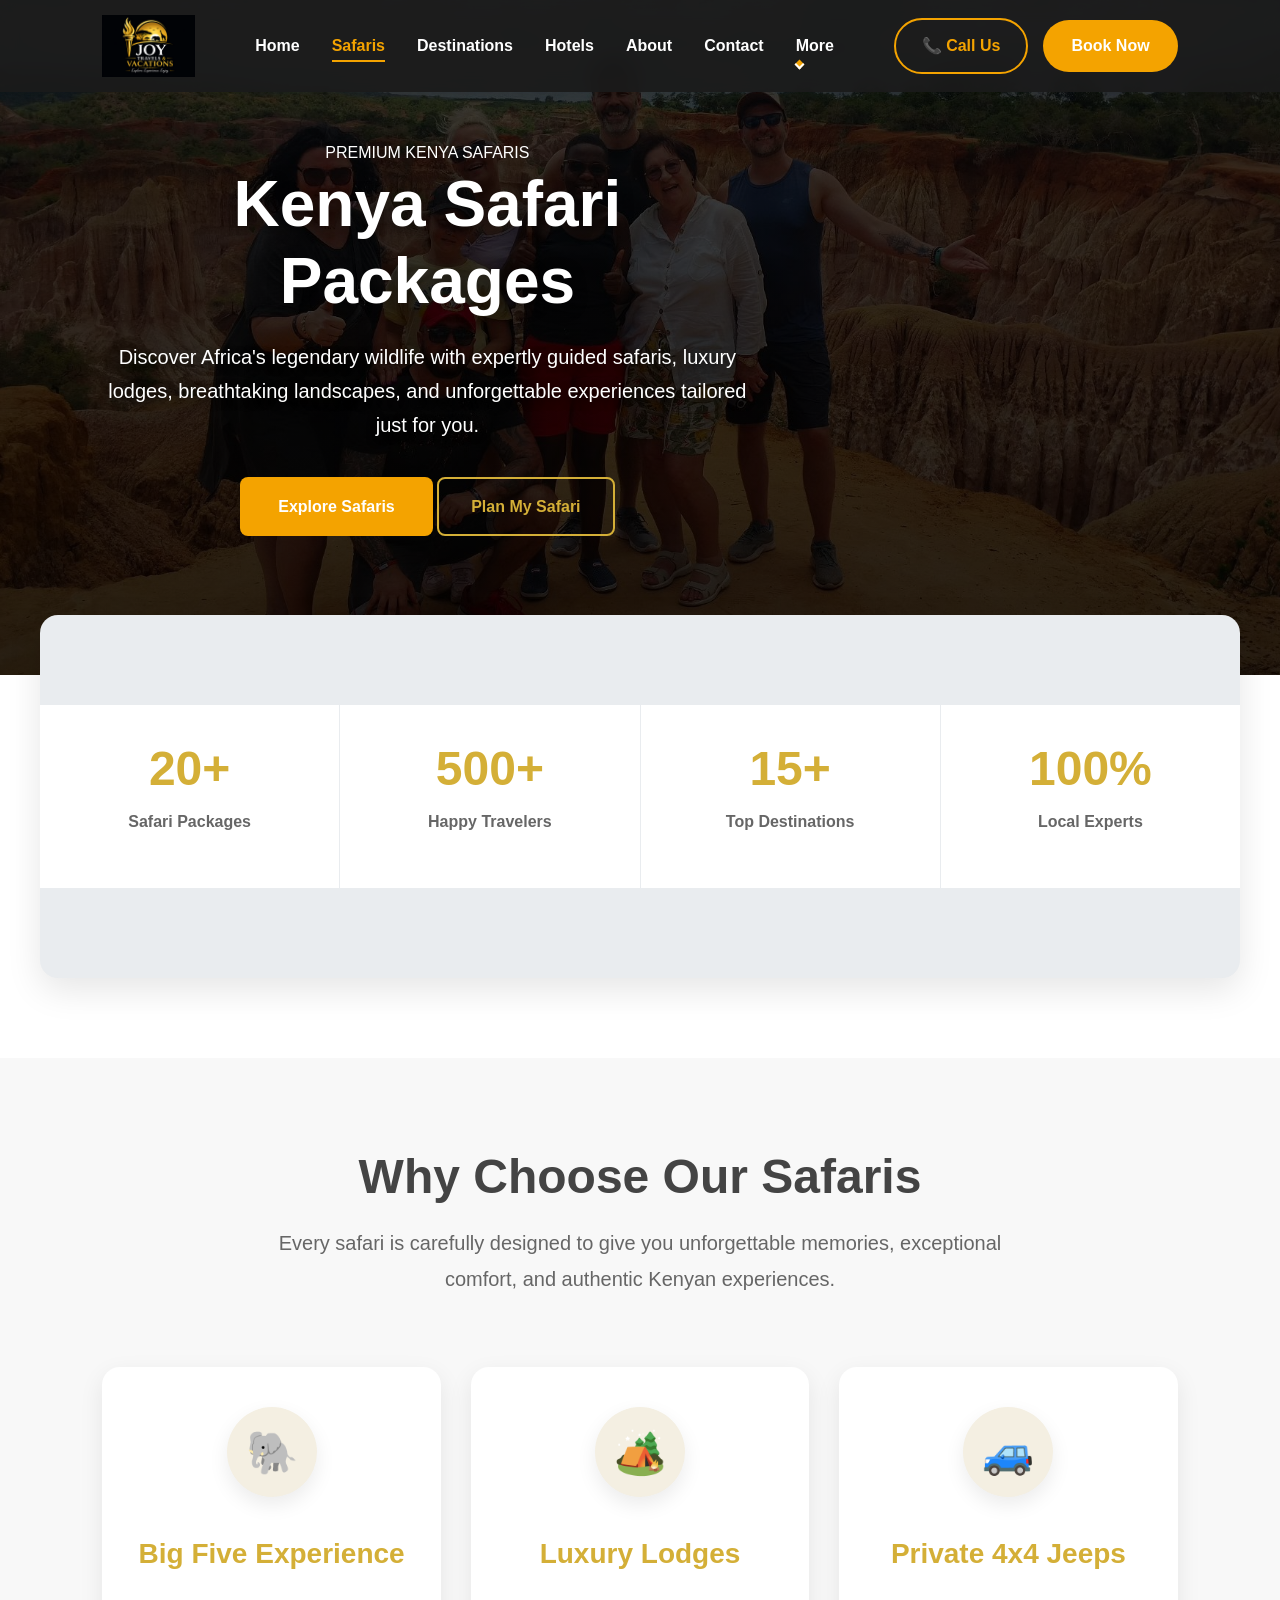
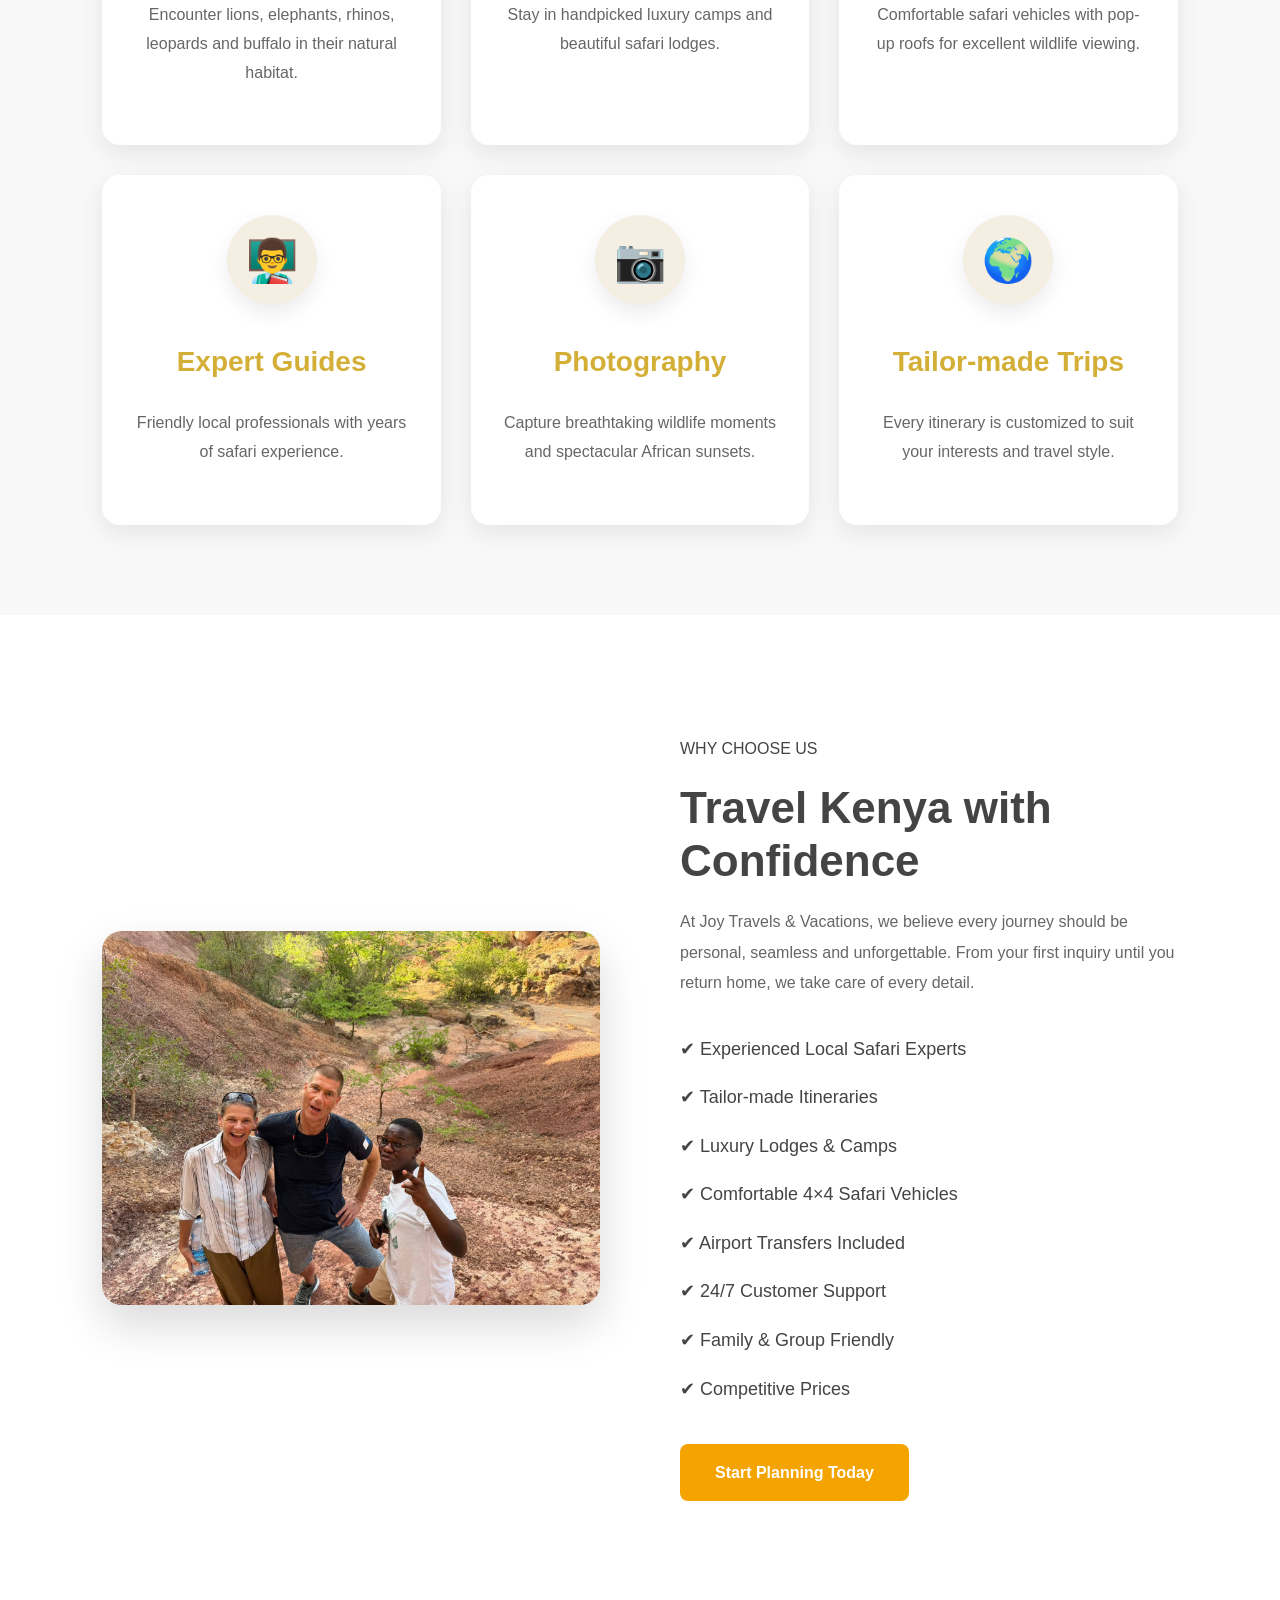
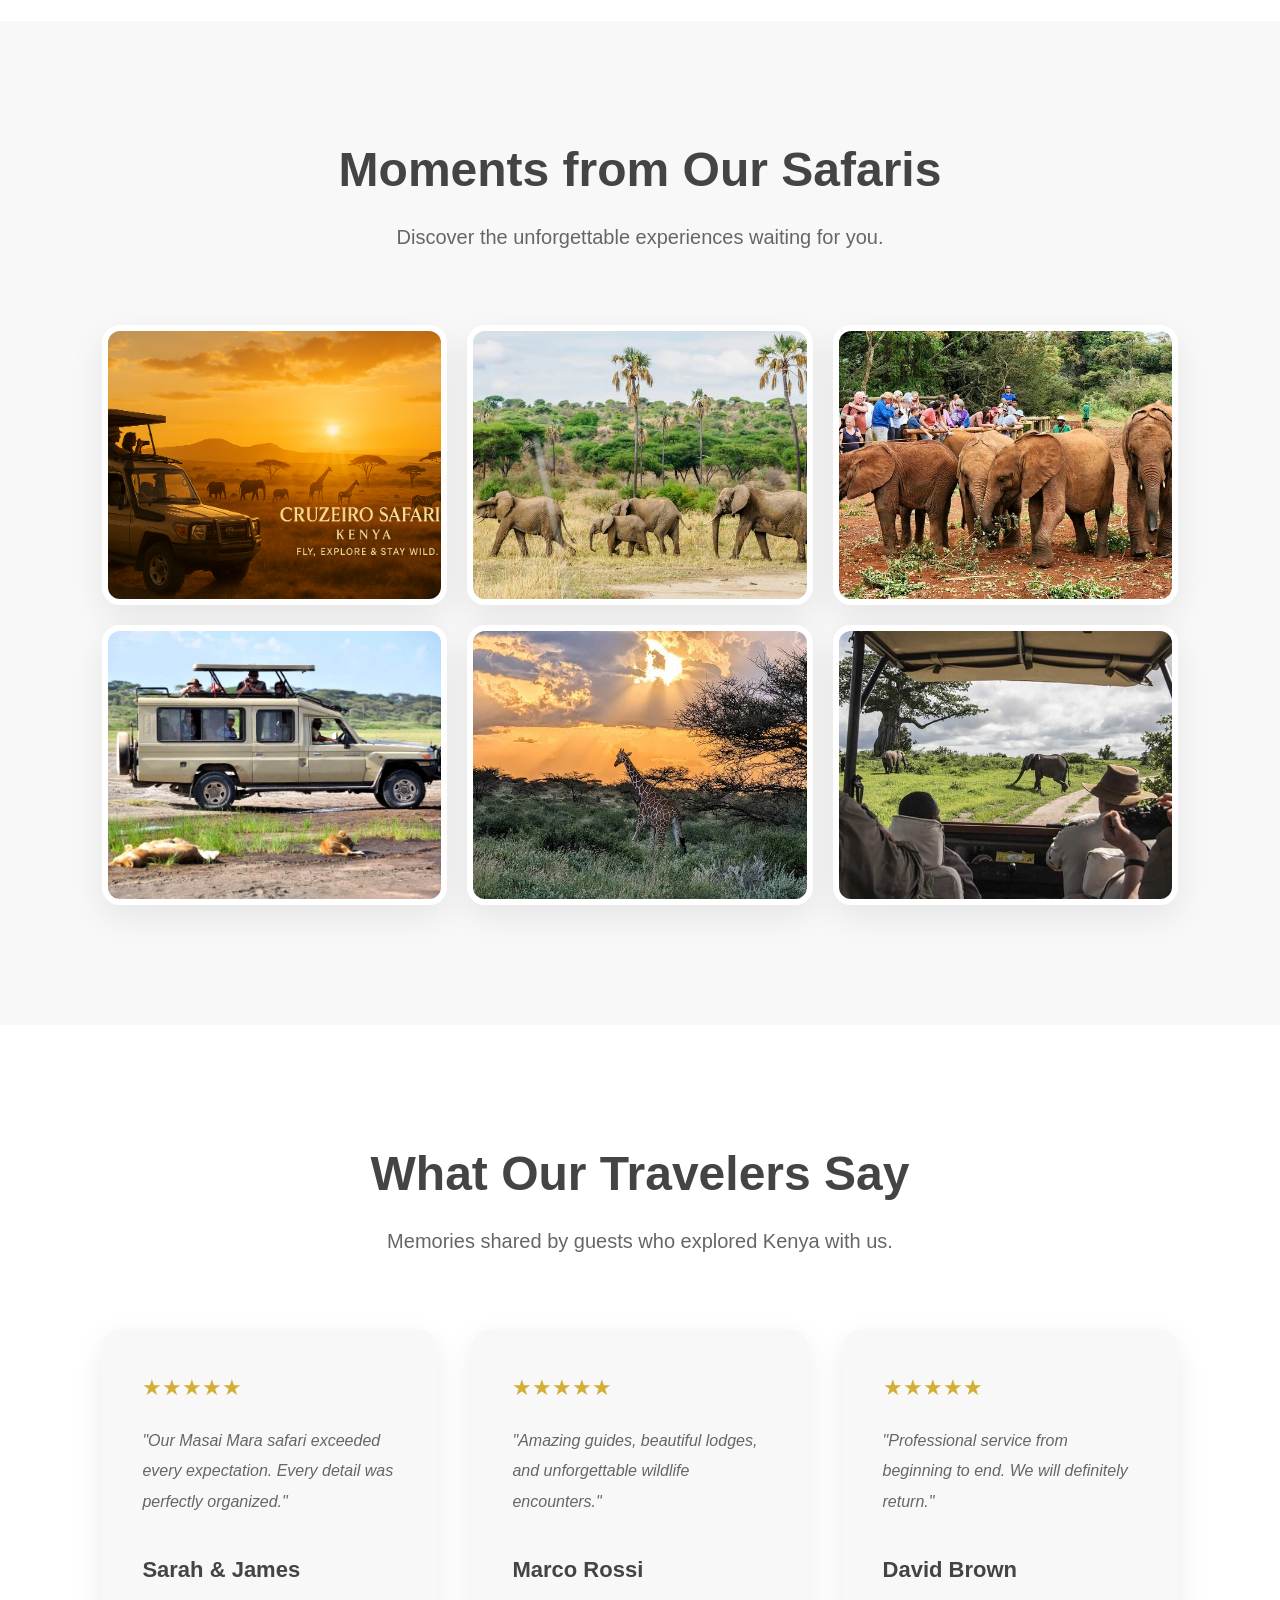
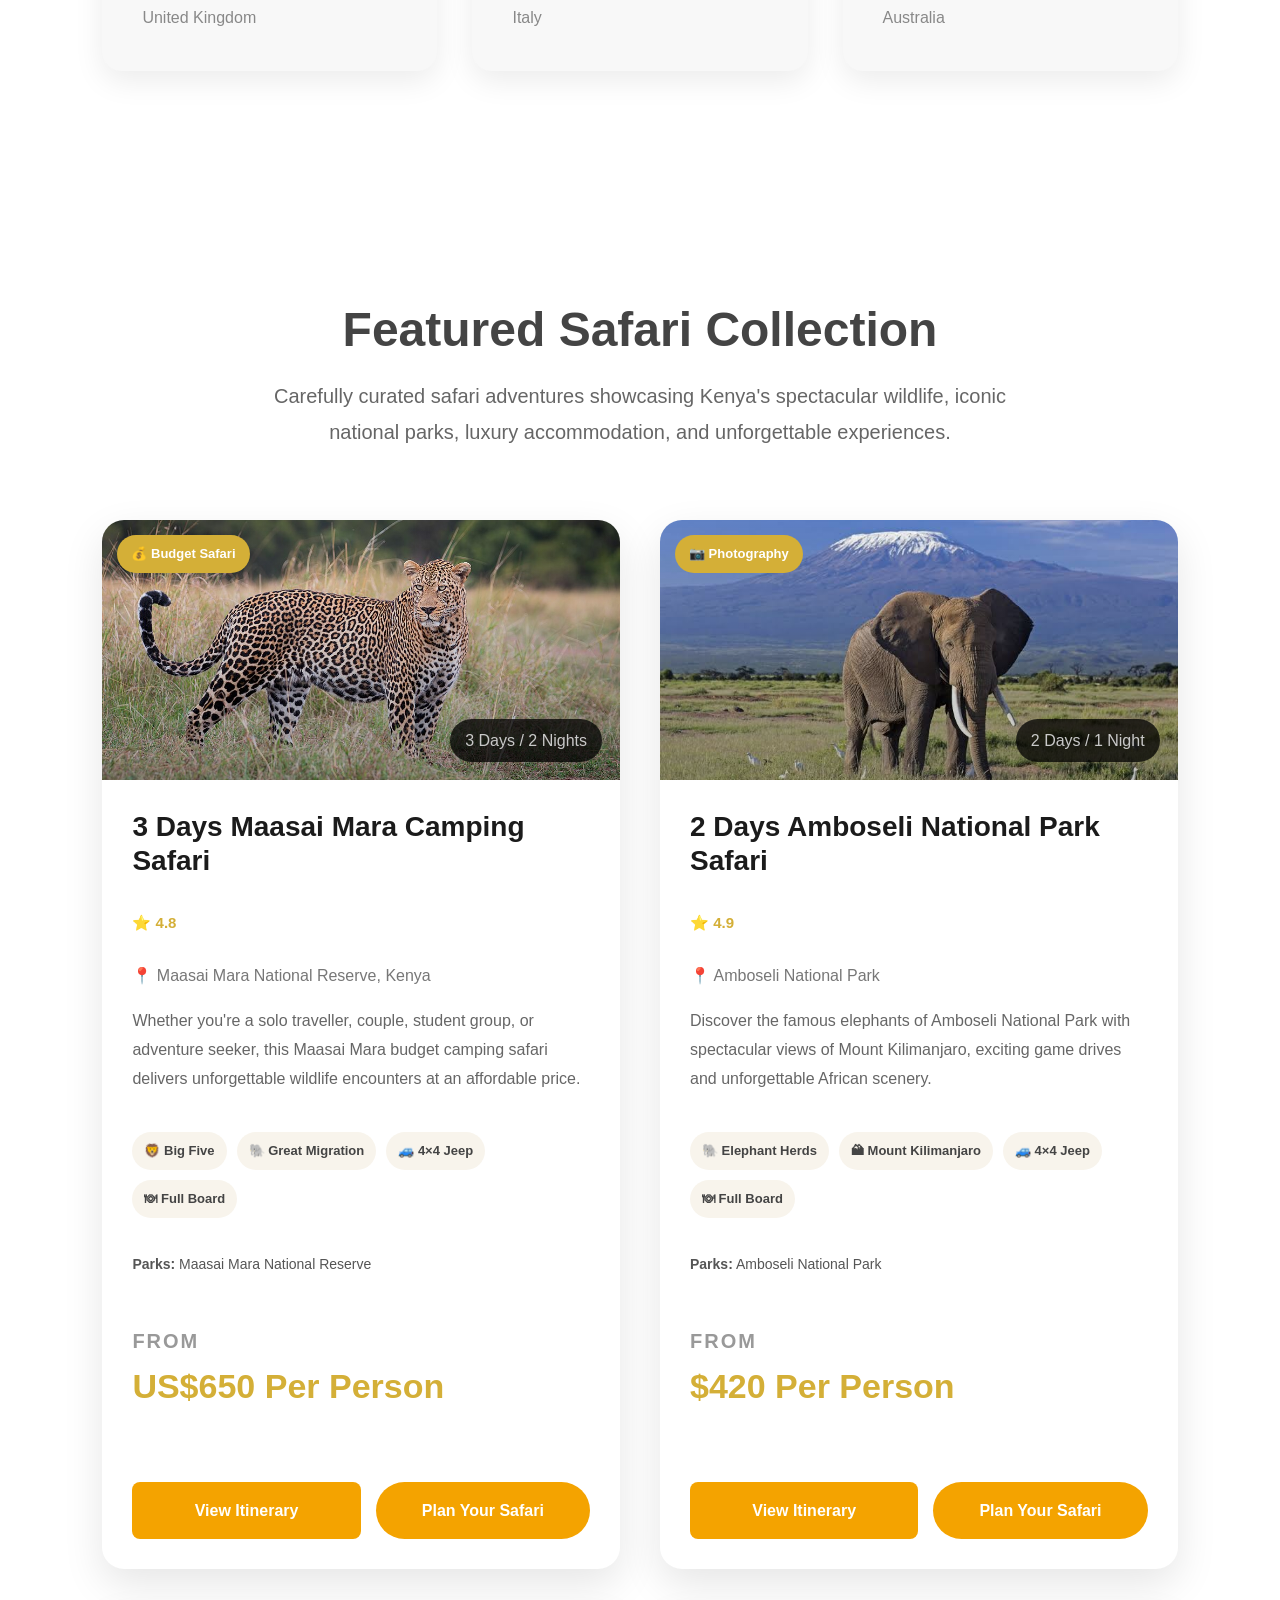
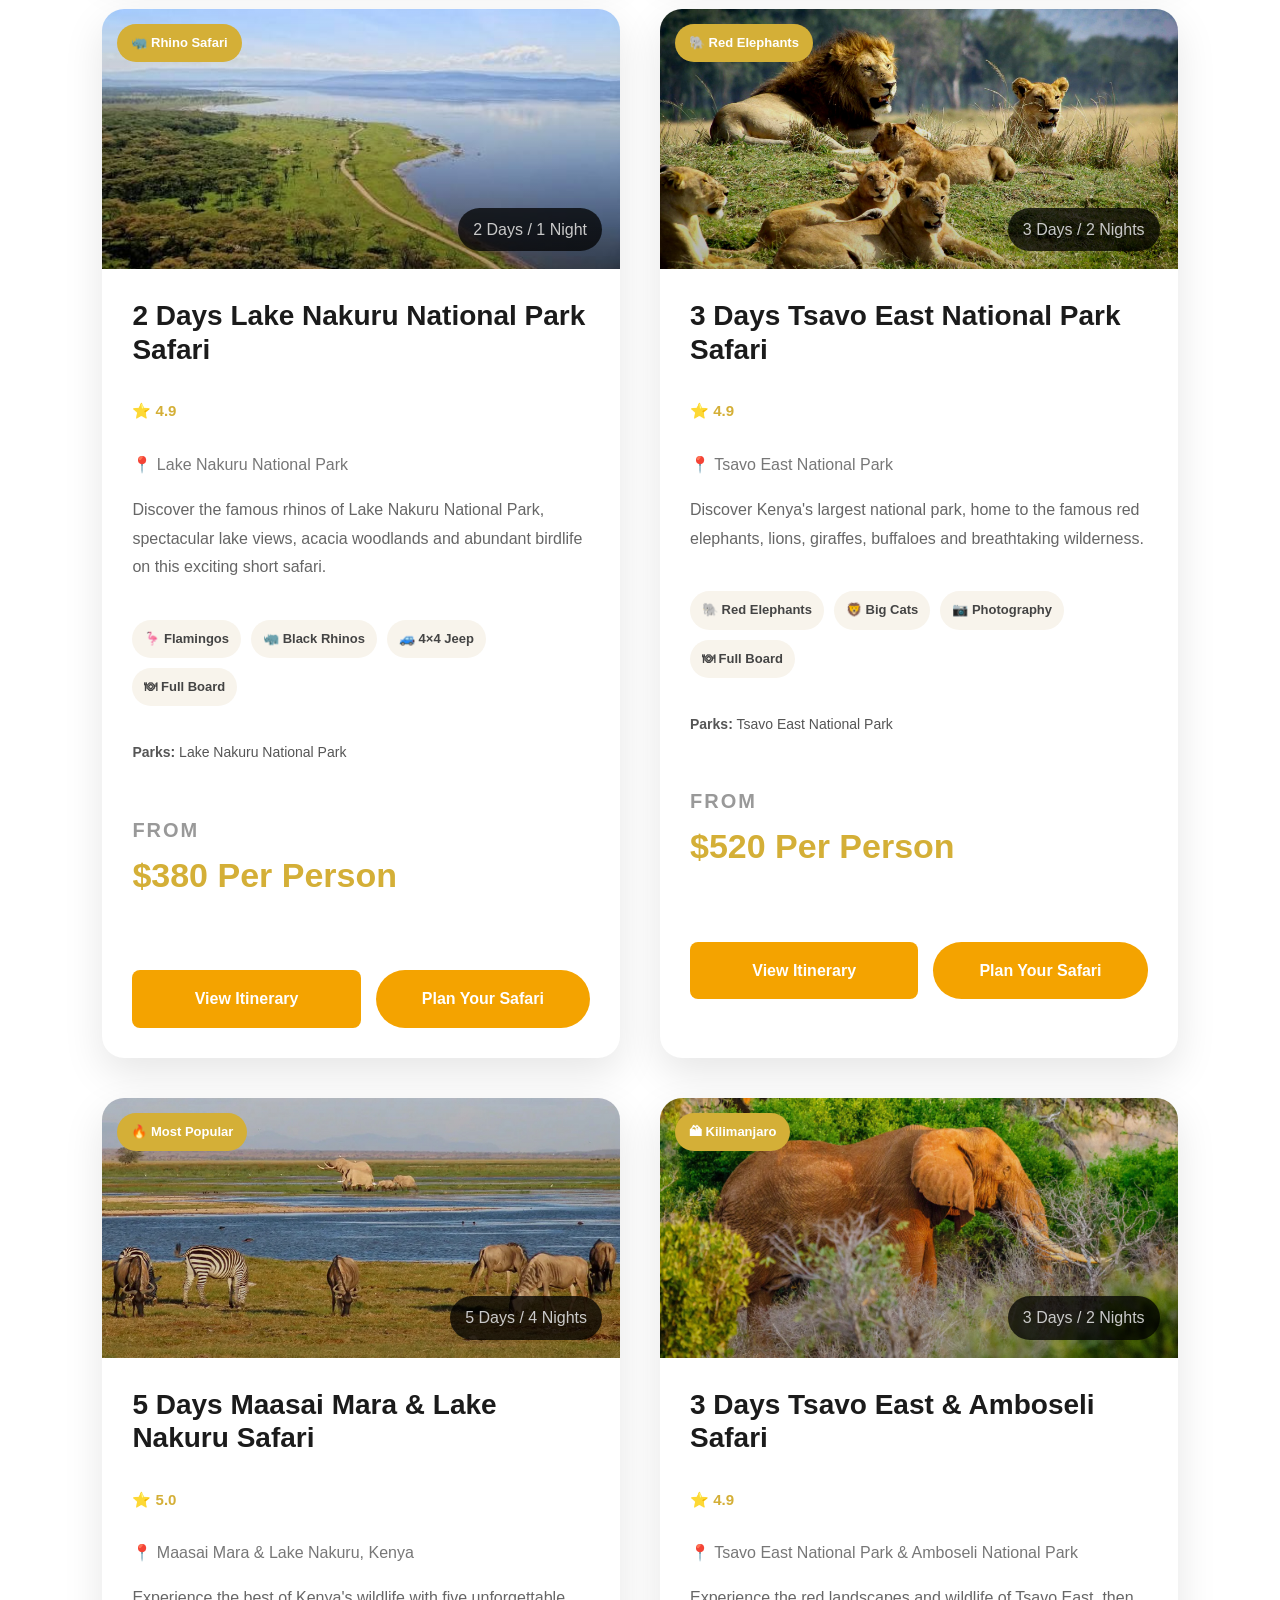
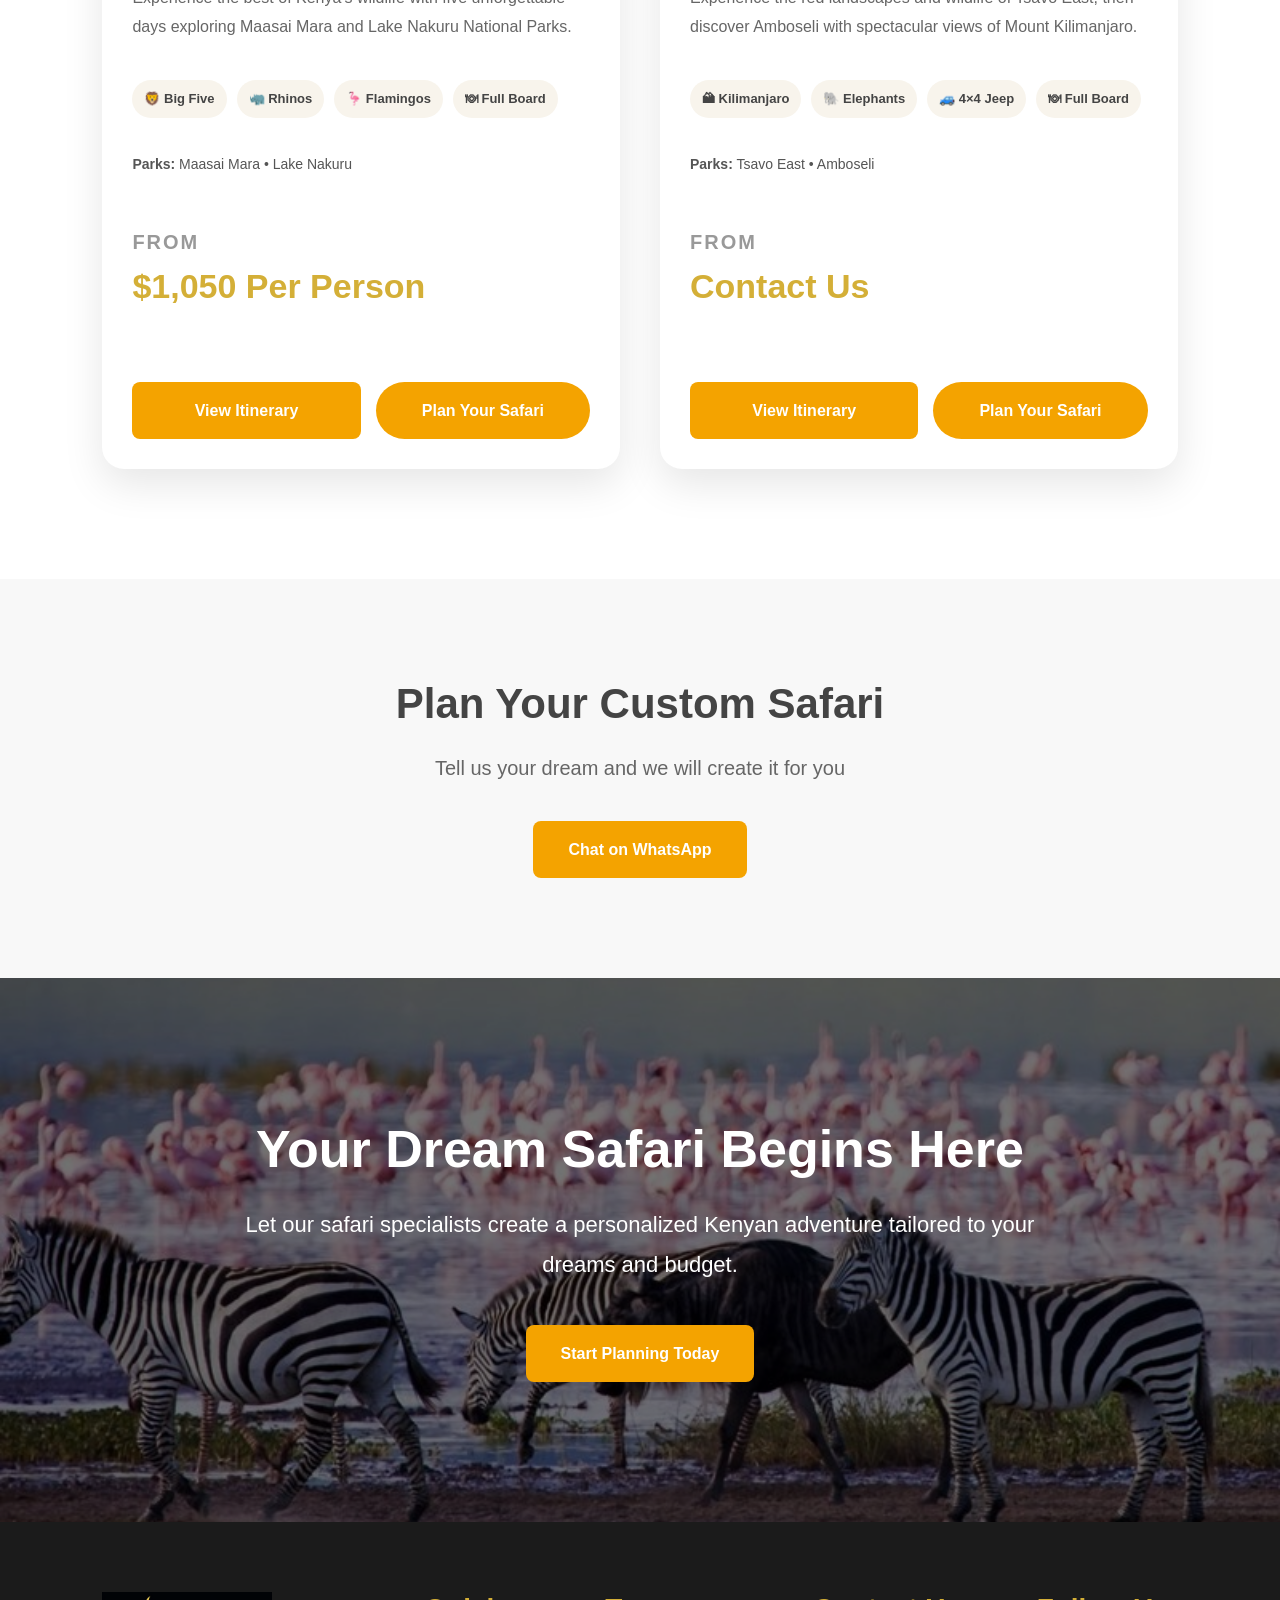
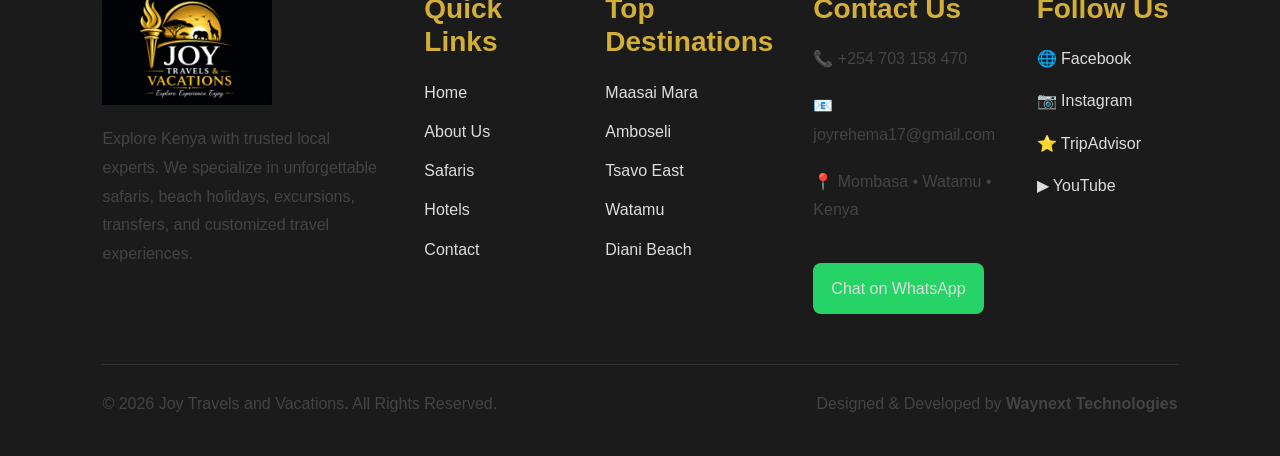
<file: safaris.html>
<!DOCTYPE html>
<html lang="en">
<head>
    <!-- External CSS -->
   <meta charset="UTF-8">
    <meta name="viewport" content="width=device-width, initial-scale=1.0">

    <title>Kenya Safari Packages | Joy Travels and Vacations</title>

    <!-- Global Styles -->
    <link rel="stylesheet" href="css/01-variables.css">
    <link rel="stylesheet" href="css/02-reset.css">
    <link rel="stylesheet" href="css/03-global.css">

    <!-- Shared Components -->
    <link rel="stylesheet" href="css/04-navbar.css">
    <link rel="stylesheet" href="css/05-footer.css">

    <!-- Homepage Only -->
    <link rel="stylesheet" href="css/06-home.css">
    <link rel="stylesheet" href="css/07-safaris.css">
    <!-- Mobile -->
    <link rel="stylesheet" href="css/17-modal.css">
    <link rel="stylesheet" href="css/19-responsive.css">
</head>

<body>
  <!-- NAVBAR -->
<div id="navbar"></div>

<!-- ==========================================
SAFARI HERO
========================================== -->
<section class="hero safari-hero">
    <div class="hero-content">
        <span class="hero-tag">
            PREMIUM KENYA SAFARIS
        </span>
        <h1>
            Kenya Safari Packages
        </h1>
        <p>
            Discover Africa's legendary wildlife with expertly guided safaris,
            luxury lodges, breathtaking landscapes, and unforgettable experiences
            tailored just for you.
        </p>
        <div class="hero-buttons">
            <a href="#packages" class="btn">
                Explore Safaris
            </a>
            <a href="https://wa.me/254703158470?text=Hello%20Joy,%20I%20would%20like%20to%20plan%20my%20dream%20safari."
               class="btn-outline">
                Plan My Safari
            </a>
        </div>
    </div>
</section>
<!-- ==========================================
SAFARI STATS
========================================== -->

<section class="safari-stats">
    <div class="stat">
      <h3 class="counter" data-target="20">0</h3>
        <p>Safari Packages</p>
    </div>
    <div class="stat">
       <h3 class="counter" data-target="500">0</h3>
        <p>Happy Travelers</p>
    </div>
    <div class="stat">
       <h3 class="counter" data-target="15">0</h3>
        <p>Top Destinations</p>
    </div>
    <div class="stat">
        <h3 class="counter" data-target="100">0</h3>
        <p>Local Experts</p>
    </div>
</section>
    
  <!-- ==========================================
WHY CHOOSE OUR SAFARIS
========================================== -->

<section class="why-safari">
    <div class="section-title">
        <h2>Why Choose Our Safaris</h2>
        <p>
            Every safari is carefully designed to give you unforgettable memories,
            exceptional comfort, and authentic Kenyan experiences.
        </p>
    </div>
    <div class="why-grid">
        <div class="why-card">
            <div class="why-icon">🐘</div>
            <h3>Big Five Experience</h3>
            <p>
                Encounter lions, elephants, rhinos,
                leopards and buffalo in their natural habitat.
            </p>
        </div>
        <div class="why-card">
            <div class="why-icon">🏕️</div>
            <h3>Luxury Lodges</h3>
            <p>
                Stay in handpicked luxury camps
                and beautiful safari lodges.
            </p>
        </div>
        <div class="why-card">
            <div class="why-icon">🚙</div>
            <h3>Private 4x4 Jeeps</h3>
            <p>
                Comfortable safari vehicles with
                pop-up roofs for excellent wildlife viewing.
            </p>
        </div>
        <div class="why-card">
            <div class="why-icon">👨‍🏫</div>
            <h3>Expert Guides</h3>
            <p>
                Friendly local professionals with
                years of safari experience.
            </p>
        </div>
        <div class="why-card">
            <div class="why-icon">📷</div>
            <h3>Photography</h3>
            <p>
                Capture breathtaking wildlife moments
                and spectacular African sunsets.
            </p>
        </div>
        <div class="why-card">
            <div class="why-icon">🌍</div>
            <h3>Tailor-made Trips</h3>
            <p>
                Every itinerary is customized to suit
                your interests and travel style.
            </p>
        </div>
    </div>
</section>
<!-- ==========================================
WHY TRAVEL WITH JOY
========================================== -->
<section class="why-joy">
    <div class="why-joy-image">
        <img src="images/why-joy.jpg"
             alt="Luxury Safari">
    </div>
    <div class="why-joy-content">
        <span class="hero-tag">
            WHY CHOOSE US
        </span>
        <h2>
            Travel Kenya with Confidence
        </h2>
        <p>
            At Joy Travels & Vacations, we believe every journey should
            be personal, seamless and unforgettable. From your first inquiry
            until you return home, we take care of every detail.
        </p>
        <ul class="benefits">
            <li>✔ Experienced Local Safari Experts</li>
            <li>✔ Tailor-made Itineraries</li>
            <li>✔ Luxury Lodges & Camps</li>
            <li>✔ Comfortable 4×4 Safari Vehicles</li>
            <li>✔ Airport Transfers Included</li>
            <li>✔ 24/7 Customer Support</li>
            <li>✔ Family & Group Friendly</li>
            <li>✔ Competitive Prices</li>
        </ul>
        <a href="contact.html" class="btn">
            Start Planning Today
        </a>
    </div>
</section>
<section class="gallery-section">
    <div class="section-title">
        <h2>
            Moments from Our Safaris
        </h2>
        <p>
            Discover the unforgettable experiences waiting for you.
        </p>
    </div>
    <div class="gallery-grid">
        <img src="images/gallery1.jpg">
        <img src="images/gallery2.jpg">
        <img src="images/gallery3.jpg">
        <img src="images/gallery4.jpg">
        <img src="images/gallery5.jpg">
        <img src="images/gallery6.jpg">
    </div>
</section>
<!-- ==========================================
TRAVELER REVIEWS
========================================== -->

<section class="reviews-section">
    <div class="section-title">
        <h2>
            What Our Travelers Say
        </h2>
        <p>
            Memories shared by guests who explored Kenya with us.
        </p>
    </div>
    <div class="reviews-grid">
        <div class="review-card">

            <div class="stars">
                ★★★★★
            </div>

            <p>
                "Our Masai Mara safari exceeded every expectation.
                Every detail was perfectly organized."
            </p>
            <h4>
                Sarah & James
            </h4>
            <span>United Kingdom</span>
        </div>
        <div class="review-card">
            <div class="stars">
                ★★★★★
            </div>
            <p>
                "Amazing guides, beautiful lodges,
                and unforgettable wildlife encounters."
            </p>
            <h4>
                Marco Rossi
            </h4>
            <span>Italy</span>
        </div>
        <div class="review-card">
            <div class="stars">
                ★★★★★
            </div>
            <p>
                "Professional service from beginning to end.
                We will definitely return."
            </p>
            <h4>
                David Brown
            </h4>
            <span>Australia</span>
        </div>
    </div>
</section>

    
    
</section>
<section class="section" id="packages">
    <div class="section-title">
        <h2>Featured Safari Collection</h2>
      <p>
Carefully curated safari adventures showcasing Kenya's spectacular wildlife,
iconic national parks, luxury accommodation, and unforgettable experiences.
</p>
    </div>
    <div id="safariContainer" class="safari-grid"></div>
</section>
    
<!-- Popup container -->

<!-- CALL TO ACTION -->
<section class="booking">
    <h2>Plan Your Custom Safari</h2>
    <p>Tell us your dream and we will create it for you</p>

    <a href="https://wa.me/254703158470?text=Hello%20Joy,%20I%20would%20like%20to%20plan%20a%20custom%20safari." class="btn">
    Chat on WhatsApp
</a>
</section>
    
<!-- ==========================================
FINAL CALL TO ACTION
========================================== -->

<section class="safari-cta">
    <div class="cta-overlay">
        <h2>
Your Dream Safari Begins Here
</h2>
        <p>
            Let our safari specialists create a personalized Kenyan adventure
            tailored to your dreams and budget.
        </p>
        <a href="https://wa.me/254703158470?text=Hello%20Joy%20Travels,%20I%20would%20like%20to%20plan%20my%20dream%20Kenya%20Safari."
           class="btn">
          Start Planning Today
        </a>
    </div>
</section>





<!-- MODALS ARE CREATED HERE -->
<div id="modal-container"></div>

<!-- FOOTER -->

    
<!-- FOOTER -->

<div id="footer"></div>

<!-- Shared -->
<script src="js/components.js"></script>
<script src="js/script.js"></script>

<!-- Safari -->
<script src="js/data.js"></script>
<script src="js/renderSafaris.js"></script>
<script src="js/modal.js"></script>

<!-- Effects -->
<script src="js/animations.js"></script>


    
</body>
</html>
</file>
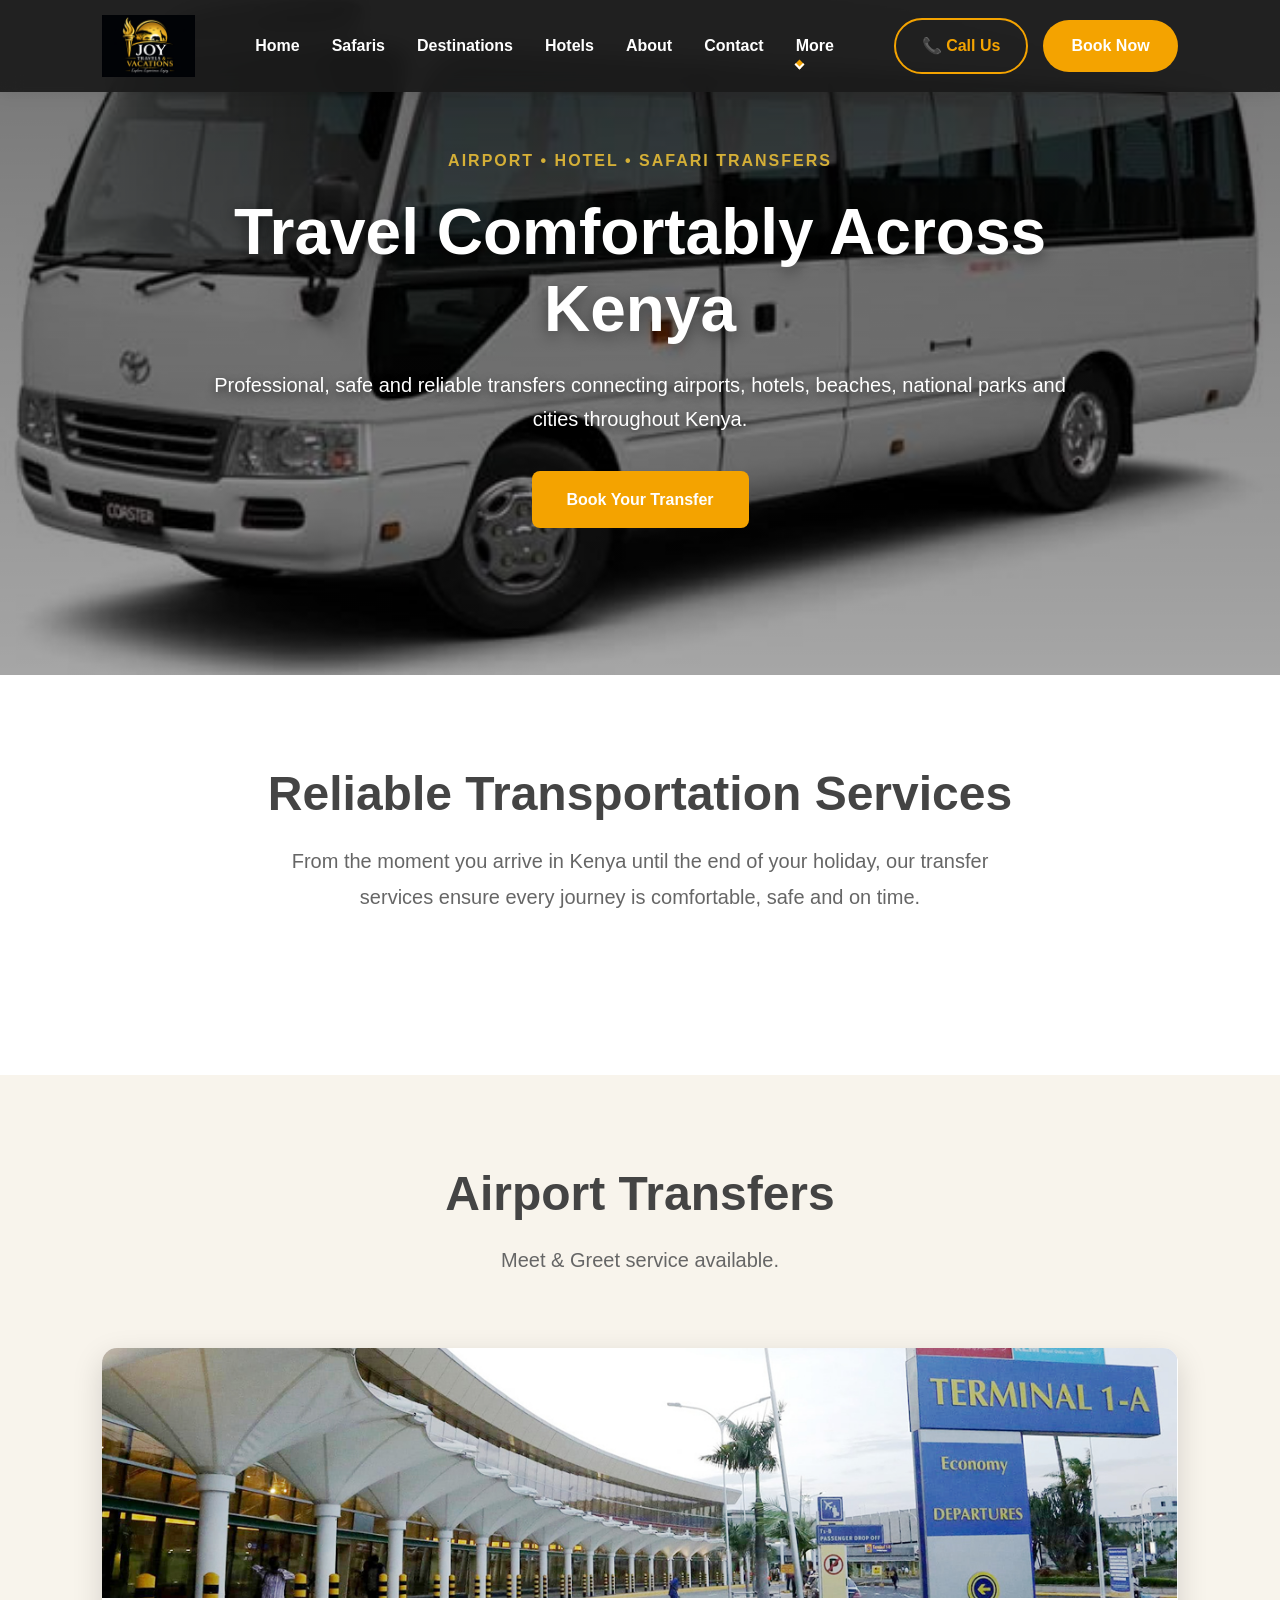
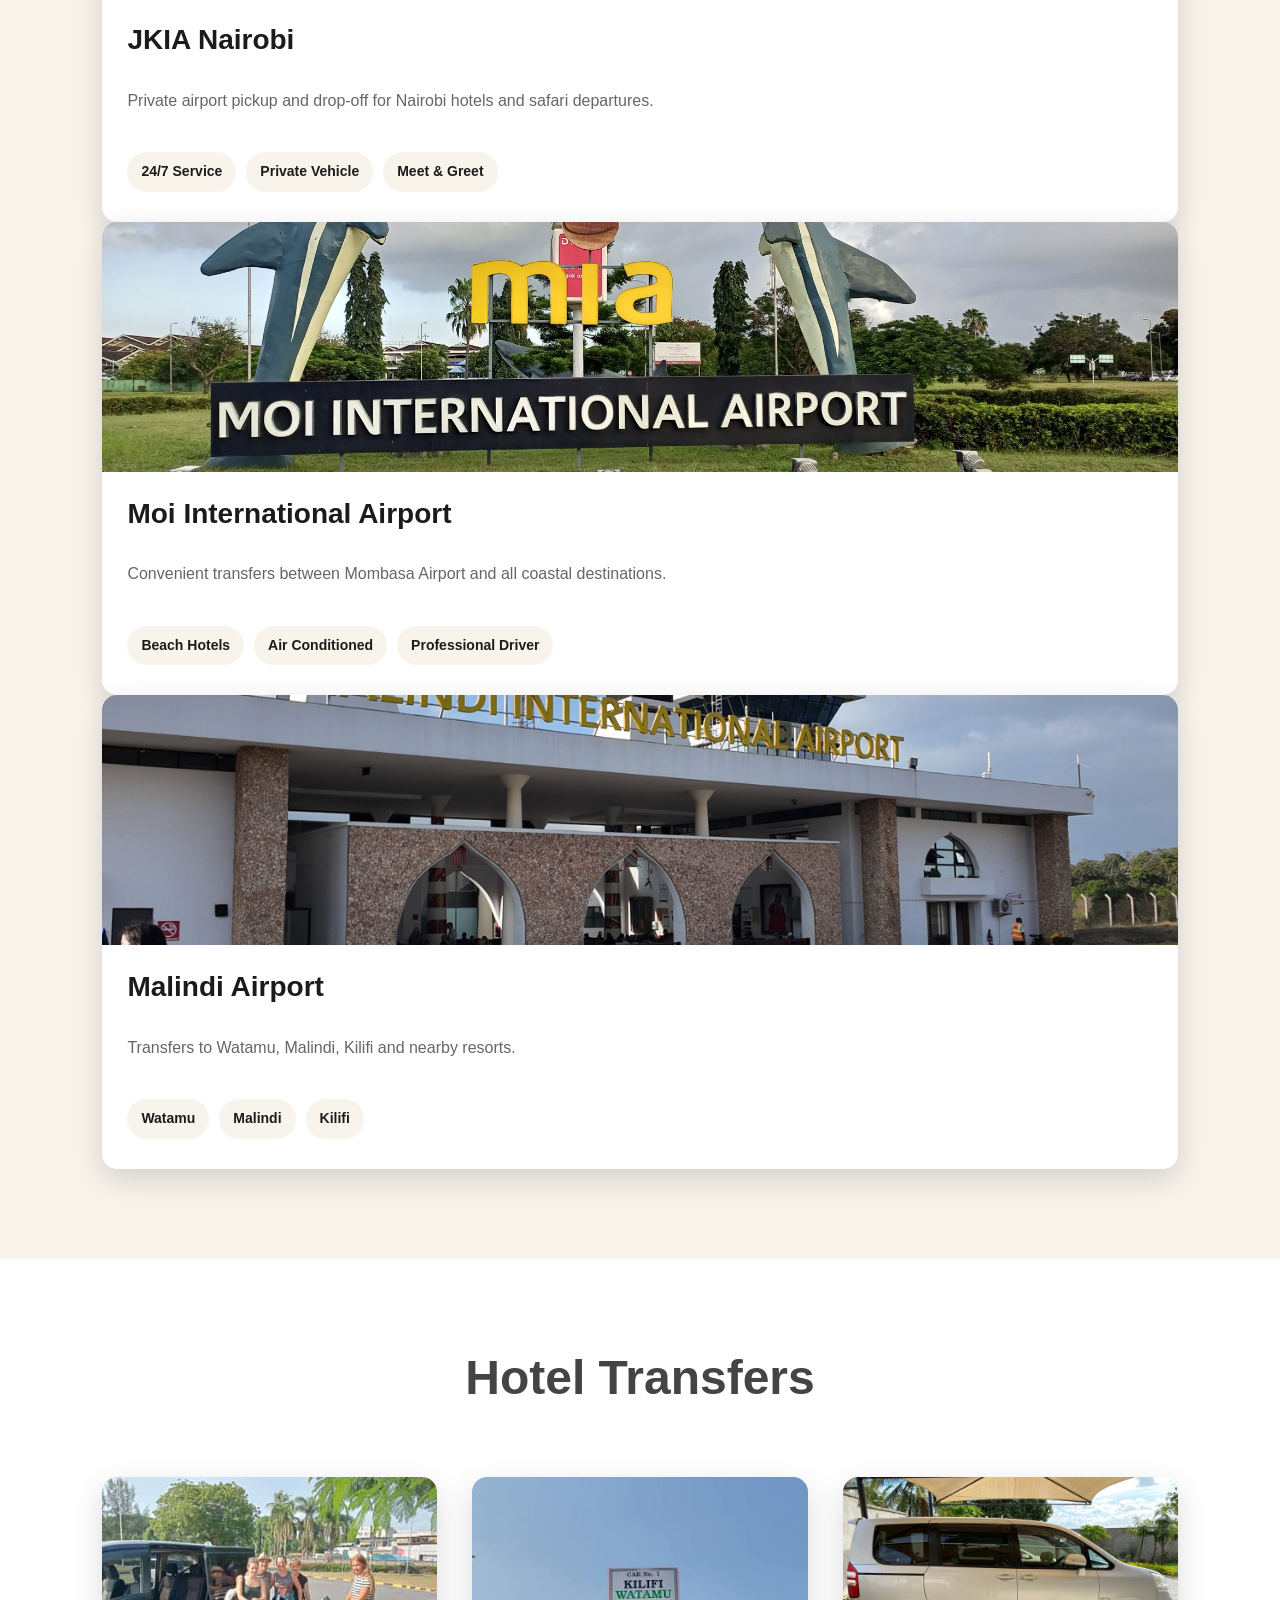
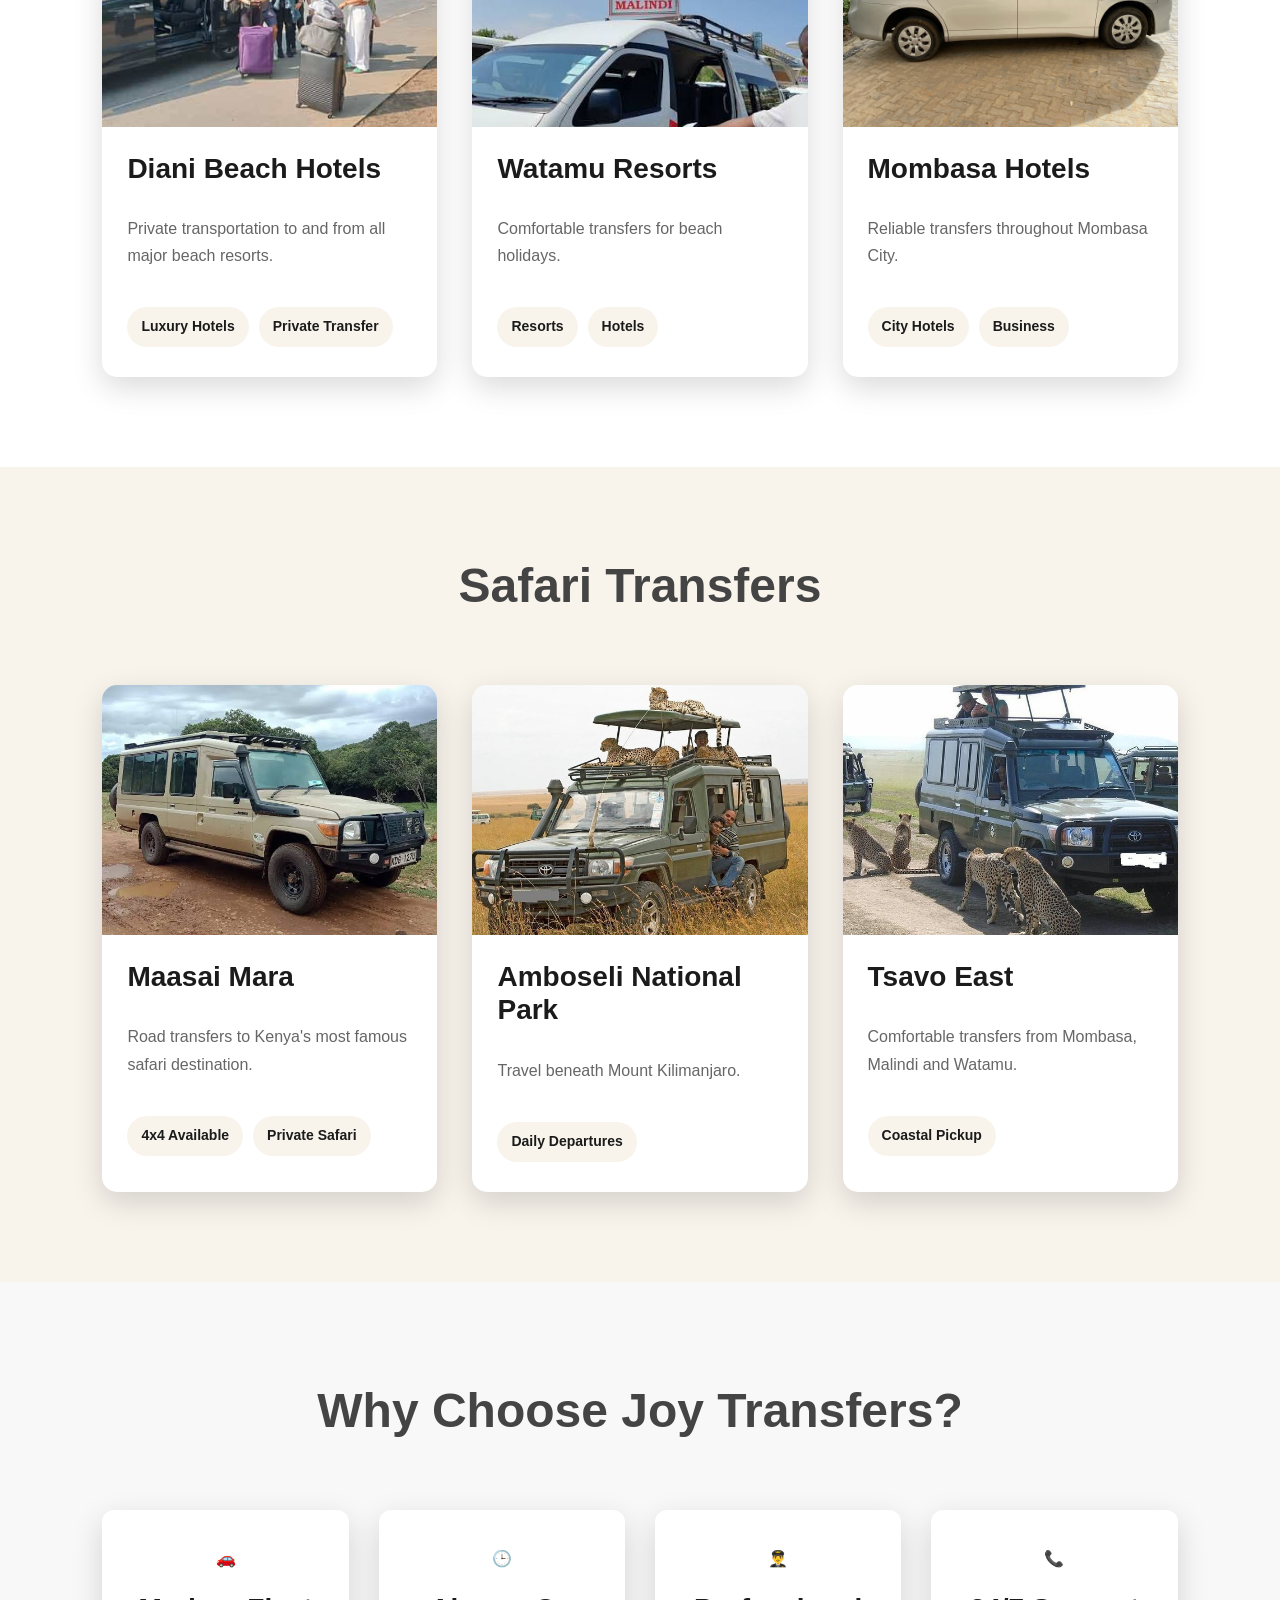
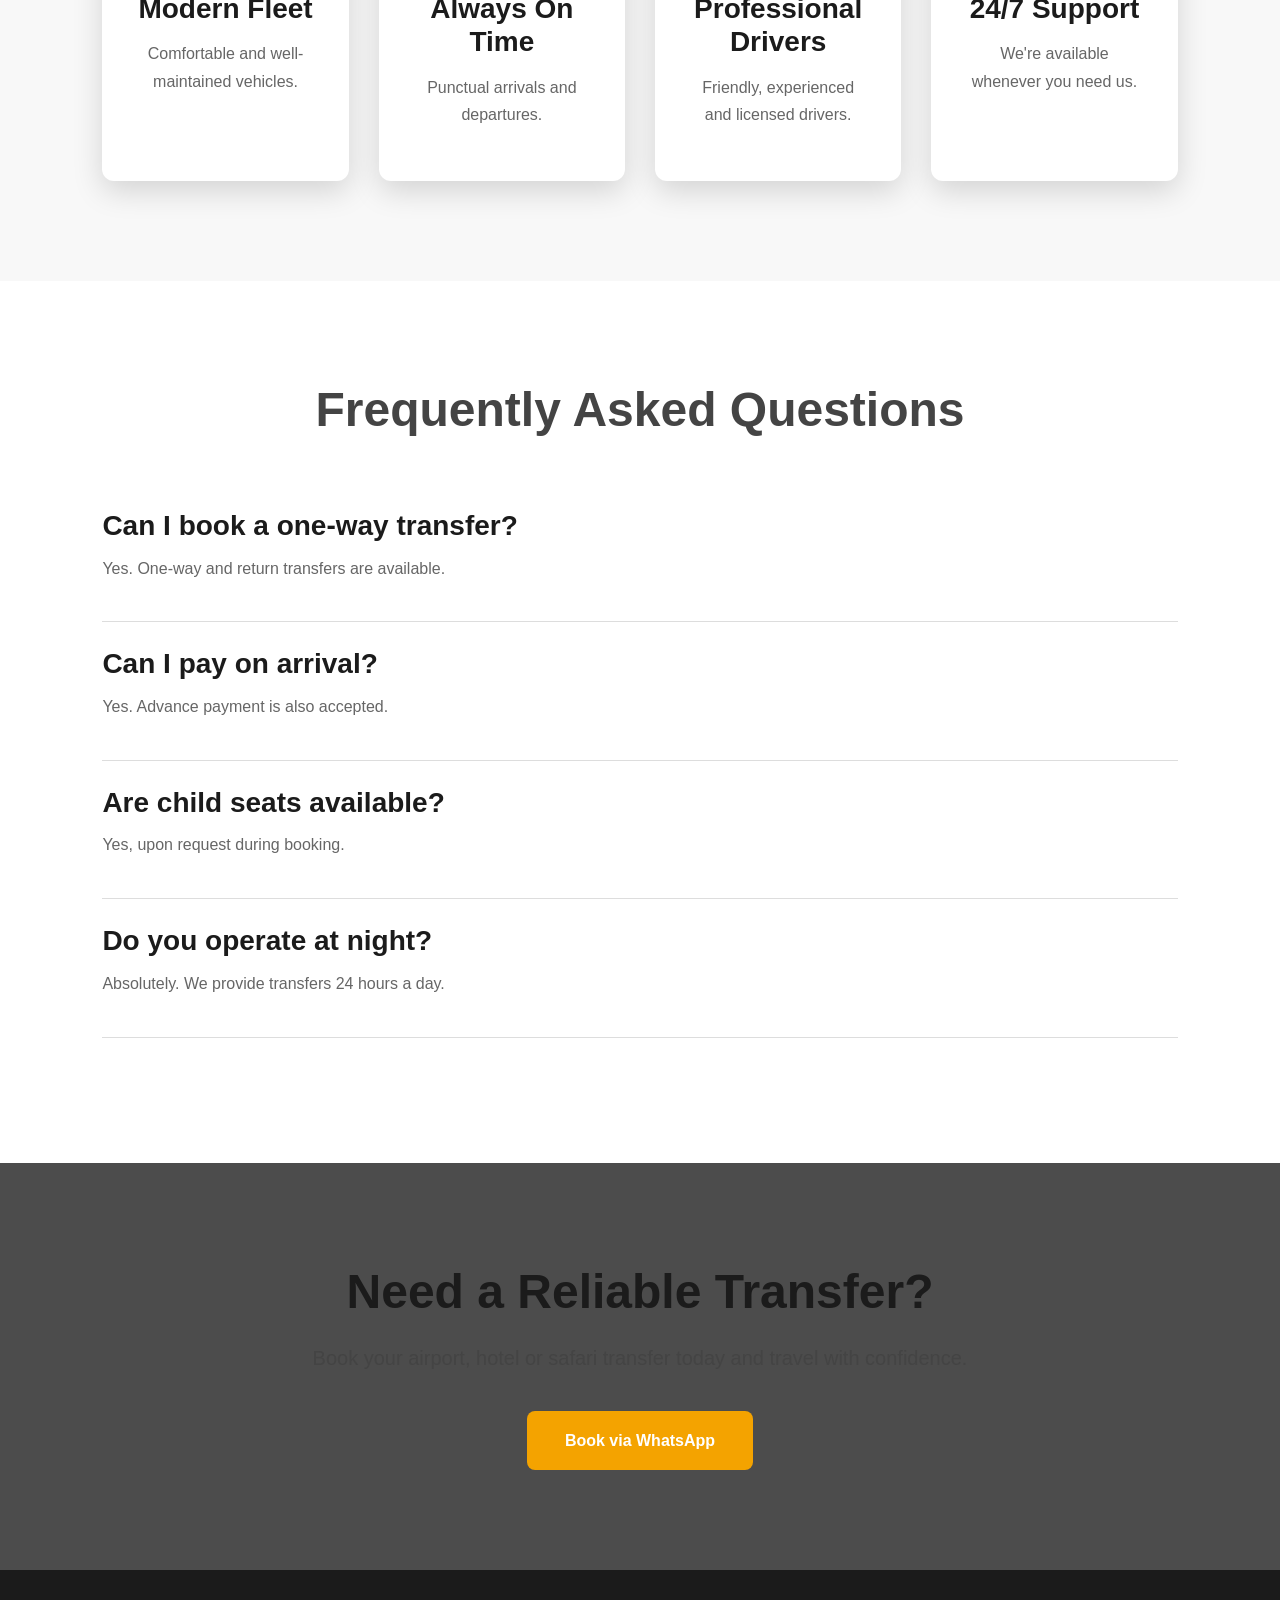
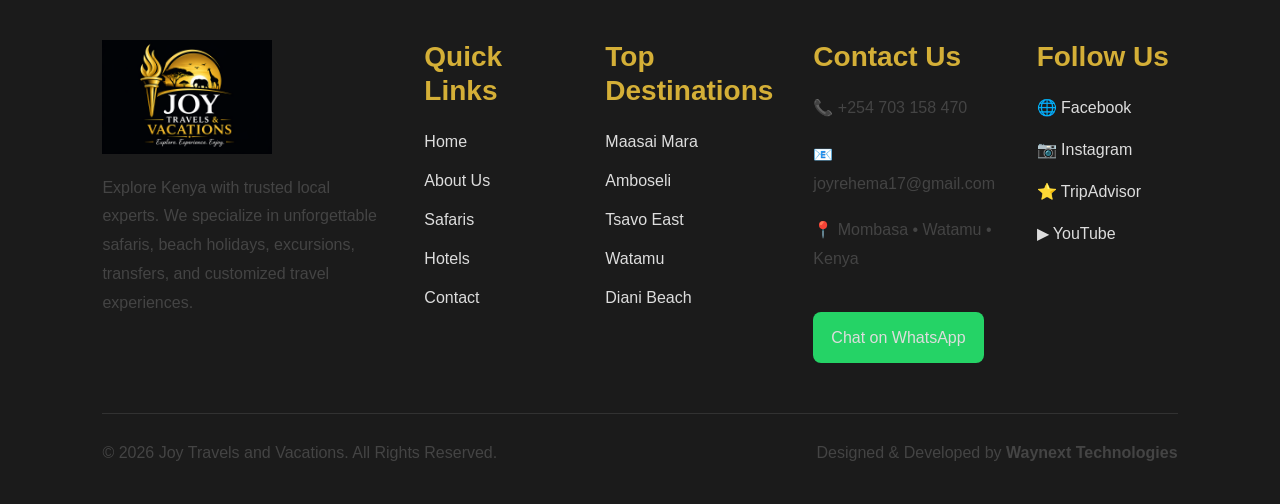
<file: transfers.html>
<!DOCTYPE html>
<html lang="en">

<head>

<meta charset="UTF-8">
<meta name="viewport" content="width=device-width, initial-scale=1.0">

<title>Airport & Safari Transfers | Joy Travels & Vacations</title>

<!-- CSS -->
<link rel="stylesheet" href="css/01-variables.css">
<link rel="stylesheet" href="css/02-reset.css">
<link rel="stylesheet" href="css/03-global.css">
<link rel="stylesheet" href="css/04-navbar.css">
<link rel="stylesheet" href="css/05-footer.css">

<link rel="stylesheet" href="css/10-transfers.css">

<link rel="stylesheet" href="css/17-modal.css">
<link rel="stylesheet" href="css/18-animations.css">
<link rel="stylesheet" href="css/19-responsive.css">

</head>

<body>

<div id="navbar"></div>
<!-- ==========================================
TRANSFERS HERO
========================================== -->

<section class="hero transfers-hero">

<div class="hero-content">

<span>Airport • Hotel • Safari Transfers</span>

<h1>Travel Comfortably Across Kenya</h1>

<p>

Professional, safe and reliable transfers connecting airports,
hotels, beaches, national parks and cities throughout Kenya.

</p>

<a href="contact.html" class="btn">

Book Your Transfer

</a>

</div>

</section>
<!-- ==========================================
INTRODUCTION
========================================== -->

<section class="transfer-intro">

<div class="section-title">

<h2>Reliable Transportation Services</h2>

<p>

From the moment you arrive in Kenya until the end of your holiday,
our transfer services ensure every journey is comfortable,
safe and on time.

</p>

</div>

</section>
<!-- ==========================================
AIRPORT TRANSFERS
========================================== -->

<section class="transfer-category">

<div class="section-title">

<h2>Airport Transfers</h2>

<p>Meet & Greet service available.</p>

</div>


<div class="card">

<img src="images/transfers/jkia.jpg">

<h3>JKIA Nairobi</h3>

<p>

Private airport pickup and drop-off
for Nairobi hotels and safari departures.

</p>

<div class="transfer-features">

<span>24/7 Service</span>

<span>Private Vehicle</span>

<span>Meet & Greet</span>

</div>

</div>
<div class="card">

<img src="images/transfers/moi-airport.jpg">

<h3>Moi International Airport</h3>

<p>

Convenient transfers between Mombasa Airport
and all coastal destinations.

</p>

<div class="transfer-features">

<span>Beach Hotels</span>

<span>Air Conditioned</span>

<span>Professional Driver</span>

</div>

</div>
<div class="card">

<img src="images/transfers/malindi-airport.jpg">

<h3>Malindi Airport</h3>

<p>

Transfers to Watamu,
Malindi,
Kilifi and nearby resorts.

</p>

<div class="transfer-features">

<span>Watamu</span>

<span>Malindi</span>

<span>Kilifi</span>

</div>

</div>

</div>

</section>
<section class="transfer-category">

<div class="section-title">

<h2>Hotel Transfers</h2>

</div>

<div class="cards">

<div class="card">

<img src="images/transfers/diani.jpg">

<h3>Diani Beach Hotels</h3>

<p>

Private transportation to and from all major beach resorts.

</p>

<div class="transfer-features">

<span>Luxury Hotels</span>

<span>Private Transfer</span>

</div>

</div>

<div class="card">

<img src="images/transfers/watamu.jpg">

<h3>Watamu Resorts</h3>

<p>

Comfortable transfers for beach holidays.

</p>

<div class="transfer-features">

<span>Resorts</span>

<span>Hotels</span>

</div>

</div>

<div class="card">

<img src="images/transfers/mombasa.jpg">

<h3>Mombasa Hotels</h3>

<p>

Reliable transfers throughout Mombasa City.

</p>

<div class="transfer-features">

<span>City Hotels</span>

<span>Business</span>

</div>

</div>

</div>

</section>
<section class="transfer-category">

<div class="section-title">

<h2>Safari Transfers</h2>

</div>

<div class="cards">

<div class="card">

<img src="images/transfers/masai-mara.jpg">

<h3>Maasai Mara</h3>

<p>

Road transfers to Kenya's most famous safari destination.

</p>

<div class="transfer-features">

<span>4x4 Available</span>

<span>Private Safari</span>

</div>

</div>

<div class="card">

<img src="images/transfers/amboseli.jpg">

<h3>Amboseli National Park</h3>

<p>

Travel beneath Mount Kilimanjaro.

</p>

<div class="transfer-features">

<span>Daily Departures</span>

</div>

</div>

<div class="card">

<img src="images/transfers/tsavo.jpg">

<h3>Tsavo East</h3>

<p>

Comfortable transfers from Mombasa,
Malindi and Watamu.

</p>

<div class="transfer-features">

<span>Coastal Pickup</span>

</div>

</div>

</div>

</section>
<section class="why-transfer">

<div class="section-title">

<h2>Why Choose Joy Transfers?</h2>

</div>

<div class="why-grid">

<div class="why-box">

🚗

<h3>Modern Fleet</h3>

<p>Comfortable and well-maintained vehicles.</p>

</div>

<div class="why-box">

🕒

<h3>Always On Time</h3>

<p>Punctual arrivals and departures.</p>

</div>

<div class="why-box">

👨‍✈️

<h3>Professional Drivers</h3>

<p>Friendly, experienced and licensed drivers.</p>

</div>

<div class="why-box">

📞

<h3>24/7 Support</h3>

<p>We're available whenever you need us.</p>

</div>

</div>

</section>
<section class="faq">

<div class="section-title">

<h2>Frequently Asked Questions</h2>

</div>

<div class="faq-item">

<h3>Can I book a one-way transfer?</h3>

<p>Yes. One-way and return transfers are available.</p>

</div>

<div class="faq-item">

<h3>Can I pay on arrival?</h3>

<p>Yes. Advance payment is also accepted.</p>

</div>

<div class="faq-item">

<h3>Are child seats available?</h3>

<p>Yes, upon request during booking.</p>

</div>

<div class="faq-item">

<h3>Do you operate at night?</h3>

<p>Absolutely. We provide transfers 24 hours a day.</p>

</div>

</section>
<section class="transfer-booking">

<h2>Need a Reliable Transfer?</h2>

<p>

Book your airport,
hotel or safari transfer today
and travel with confidence.

</p>

<a href="https://wa.me/254703158470?text=Hello%20Joy,%20I%20would%20like%20to%20book%20a%20transfer." class="btn">

Book via WhatsApp

</a>

</section>
<div id="footer"></div>

<script src="js/components.js"></script>
<script src="js/script.js"></script>
<script src="js/animations.js"></script>


</body>
</html>
</file>
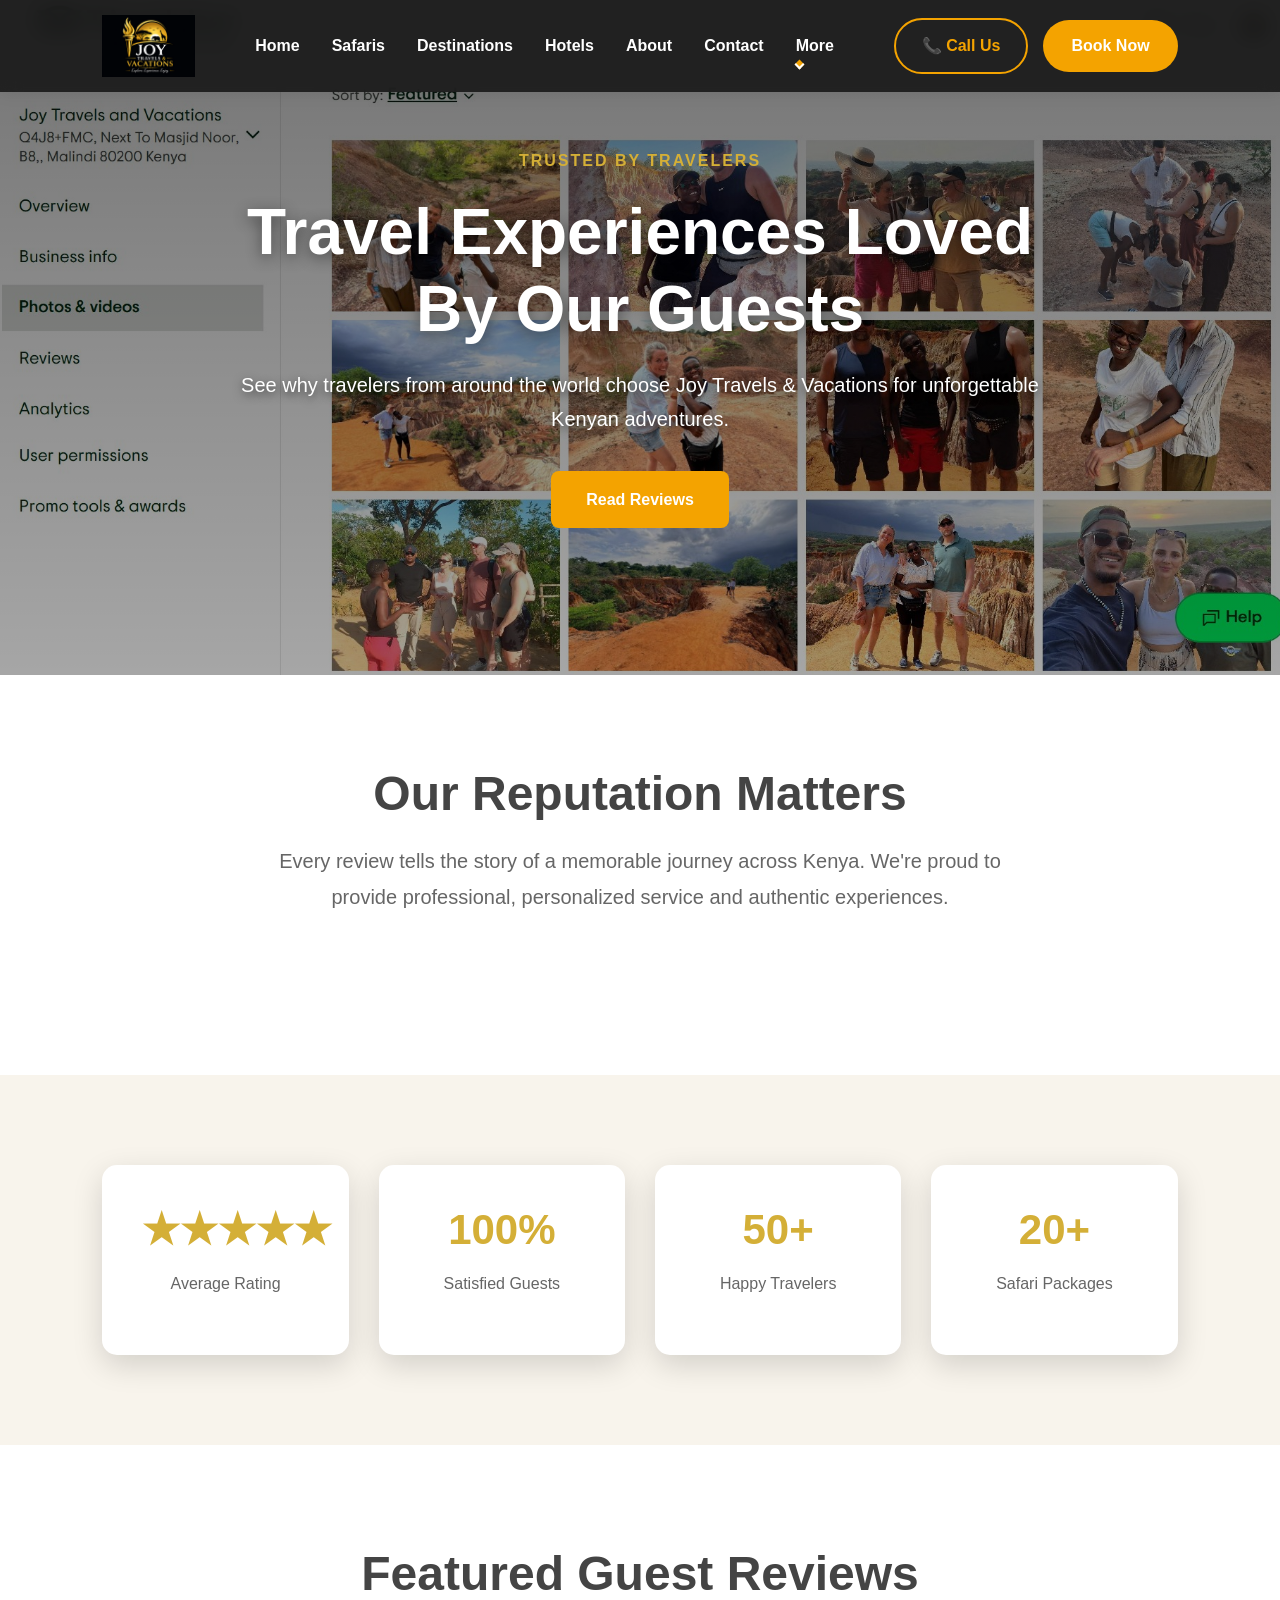
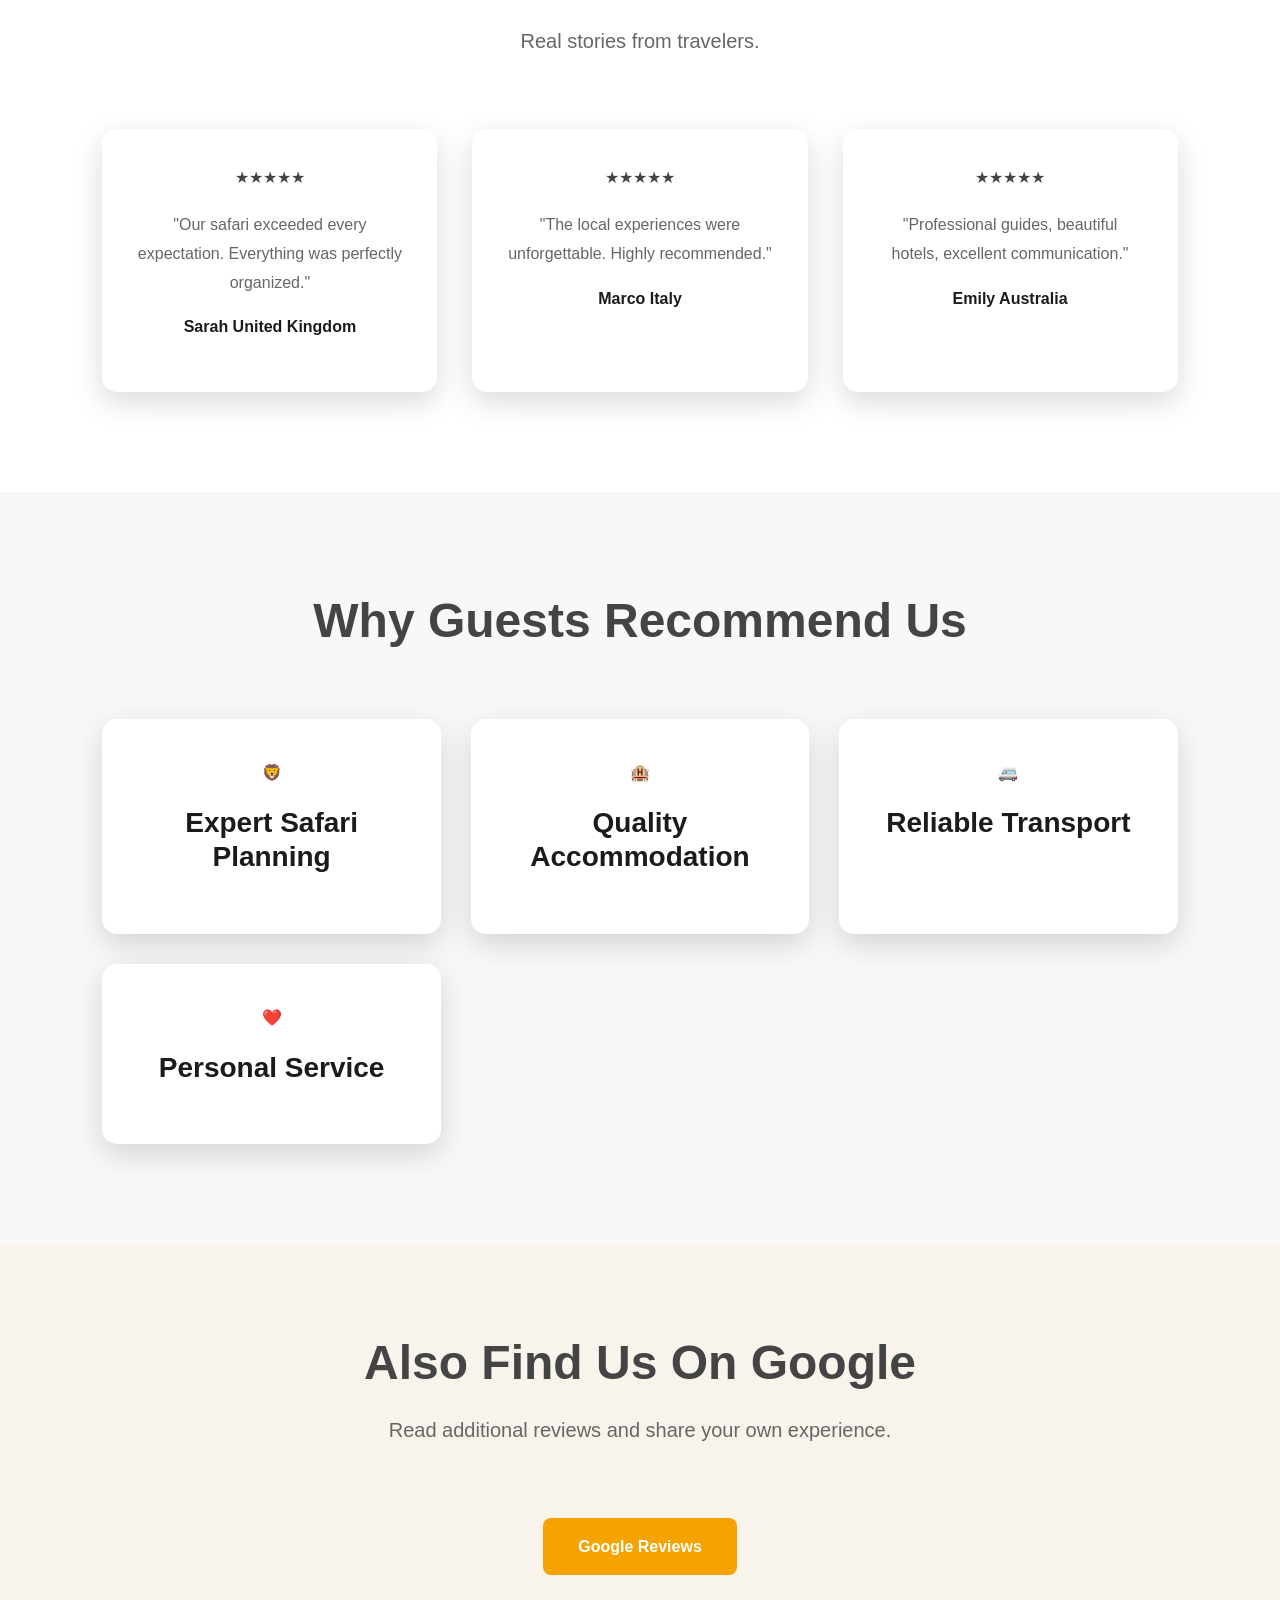
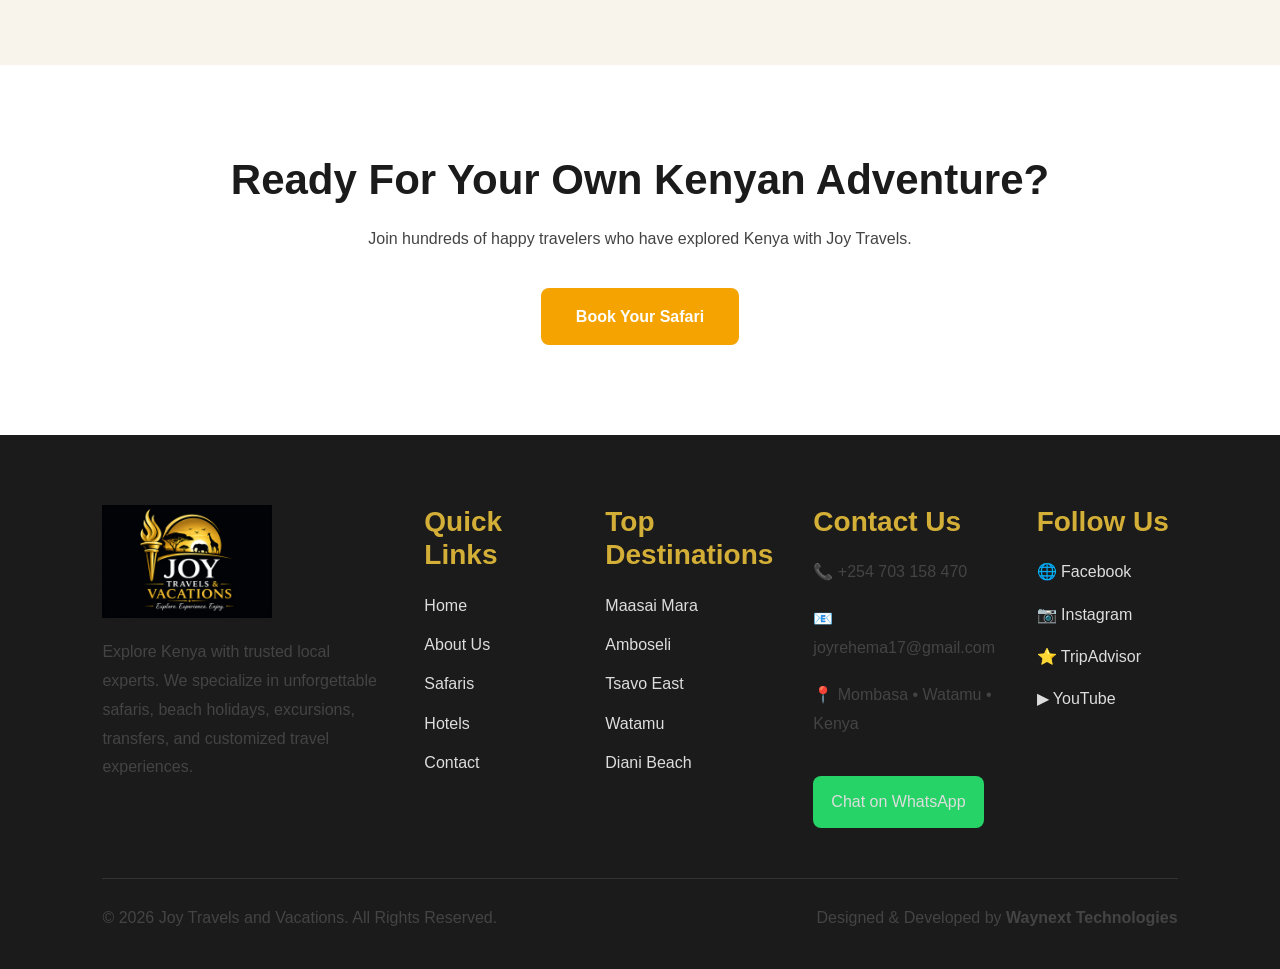
<file: tripadvisor.html>
<!DOCTYPE html>
<html lang="en">

<head>

<meta charset="UTF-8">
<meta name="viewport" content="width=device-width, initial-scale=1.0">

<title>Reviews | Joy Travels & Vacations</title>

<!-- CSS -->

<link rel="stylesheet" href="css/01-variables.css">
<link rel="stylesheet" href="css/02-reset.css">
<link rel="stylesheet" href="css/03-global.css">
<link rel="stylesheet" href="css/04-navbar.css">
<link rel="stylesheet" href="css/05-footer.css">

<link rel="stylesheet" href="css/14-tripadvisor.css">

<link rel="stylesheet" href="css/17-modal.css">
<link rel="stylesheet" href="css/18-animations.css">
<link rel="stylesheet" href="css/19-responsive.css">

</head>

<body>

<div id="navbar"></div>
<!-- ==========================================
TRIPADVISOR HERO
========================================== -->

<section class="hero tripadvisor-hero">
<div class="hero-content">
<span>TRUSTED BY TRAVELERS</span>
<h1>
Travel Experiences Loved By Our Guests
</h1>
<p>
See why travelers from around the world
choose Joy Travels & Vacations
for unforgettable Kenyan adventures.
</p>
<a href="#reviews" class="btn">
Read Reviews
</a>
</div>
</section>
<section class="tripadvisor-intro">
<div class="section-title">
<h2>
Our Reputation Matters
</h2>
<p>
Every review tells the story of a memorable
journey across Kenya.
We're proud to provide professional,
personalized service and authentic experiences.
</p>
</div>
</section>
<section class="review-stats">
<div class="stats-grid">
<div class="stat-box">
<h2>★★★★★</h2>
<p>Average Rating</p>
</div>
<div class="stat-box">
<h2>100%</h2>
<p>Satisfied Guests</p>
</div>
<div class="stat-box">
<h2>50+</h2>
<p>Happy Travelers</p>
</div>
<div class="stat-box">
<h2>20+</h2>
<p>Safari Packages</p>
</div>
</div>
</section>
<section id="reviews" class="featured-reviews">
<div class="section-title">
<h2>Featured Guest Reviews</h2>
<p>Real stories from travelers.</p>
</div>
<div class="cards">
<div class="card">
★★★★★
<p>
"Our safari exceeded every expectation.
Everything was perfectly organized."
</p>
<h4>

Sarah

United Kingdom

</h4>

</div>

<div class="card">

★★★★★

<p>

"The local experiences were unforgettable.
Highly recommended."

</p>

<h4>

Marco

Italy

</h4>

</div>

<div class="card">

★★★★★

<p>

"Professional guides,
beautiful hotels,
excellent communication."

</p>

<h4>

Emily

Australia

</h4>

</div>

</div>

</section>
<section class="why-us">

<div class="section-title">

<h2>Why Guests Recommend Us</h2>

</div>

<div class="cards">

<div class="card">

🦁

<h3>Expert Safari Planning</h3>

</div>

<div class="card">

🏨

<h3>Quality Accommodation</h3>

</div>

<div class="card">

🚐

<h3>Reliable Transport</h3>

</div>

<div class="card">

❤️

<h3>Personal Service</h3>

</div>

</div>

</section>
<section class="google-reviews">

<div class="section-title">

<h2>

Also Find Us On Google

</h2>

<p>

Read additional reviews
and share your own experience.

</p>

</div>

<a href="#"

class="btn">

Google Reviews

</a>

</section>
<section class="booking">

<h2>

Ready For Your Own Kenyan Adventure?

</h2>

<p>

Join hundreds of happy travelers
who have explored Kenya with Joy Travels.

</p>

<a

href="https://wa.me/254703158470"

class="btn">

Book Your Safari

</a>

</section>
<div id="footer"></div>
<script src="js/components.js"></script>
<script src="js/script.js"></script>

<script src="js/animations.js"></script>

</body>

</html>
</file>
<file: css/01-variables.css>
/* ==========================================
   Joy Travels & Vacations
   Variables
========================================== */

:root{

    /* Brand Colors */

    --primary:#D4AF37;
    --primary-dark:#B88A1B;

    --accent:#F4A300;

    --dark:#1B1B1B;
    --dark-light:#2A2A2A;

    --cream:#F8F4EC;
    --white:#FFFFFF;

    --text:#444;
    --text-light:#777;

    /* Effects */

    --shadow:0 10px 30px rgba(0,0,0,.15);

    --radius:12px;

    --transition:.35s ease;

}
</file>
<file: css/03-global.css>
/* =====================================================
   JOY TRAVELS & VACATIONS
   GLOBAL STYLES
===================================================== */

/* ===========================
   BODY
=========================== */

body{
    font-family: Arial, Helvetica, sans-serif;
    font-size:16px;
    line-height:1.7;
    color:var(--text);
    background:var(--white);
    overflow-x:hidden;
    padding-top:95px;
}


/* ===========================
   CONTAINER
=========================== */

.container{
    width:min(1200px,92%);
    margin:auto;
}

/* ===========================
   HEADINGS
=========================== */

h1,
h2,
h3,
h4,
h5,
h6{
    color:var(--dark);
    font-weight:700;
    line-height:1.2;
    margin-bottom:20px;
}

h1{
    font-size:64px;
}

h2{
    font-size:42px;
}

h3{
    font-size:28px;
}

p{
    margin-bottom:18px;
    color:var(--text);
}

/* ===========================
   LINKS
=========================== */

a{
    color:inherit;
    text-decoration:none;
    transition:var(--transition);
}

/* ===========================
   IMAGES
=========================== */

img{
    display:block;
    max-width:100%;
    height:auto;
}

/* ===========================
   BUTTONS
=========================== */

.btn{
    display:inline-block;
    padding:15px 35px;
    background:var(--accent);
    color:#fff;
    border:none;
    border-radius:8px;
    cursor:pointer;
    font-weight:700;
    transition:var(--transition);
   
}

.btn:hover{
    background:var(--primary-dark);
    transform:translateY(-3px);
}

.btn-small{
    display:inline-block;
    padding:10px 24px;
    background:var(--primary);
    color:#fff;
    border-radius:6px;
    font-size:14px;
    font-weight:600;
    transition:var(--transition);
}

.btn-small:hover{
    background:var(--primary-dark);
}

.btn-outline{
    display:inline-block;
    padding:14px 32px;
    border:2px solid var(--primary);
    color:var(--primary);
    border-radius:8px;
    font-weight:700;
    transition:var(--transition);
}

.btn-outline:hover{
    background:var(--primary);
    color:#fff;
}

/* ===========================
   SECTIONS
=========================== */
section{
    padding:90px 0;
}
.section-title{
   text-align:center;
    max-width:850px;
    margin:0 auto 70px;
}
.section-title span{
    display:block;
    color:var(--primary);
    font-weight:700;
    letter-spacing:2px;
    text-transform:uppercase;
    margin-bottom:15px;
}
.section-title h2{
    font-size:48px;
    line-height:1.25;
    margin-bottom:20px;
    color:var(--dark);
}

.section-title p{
   font-size:18px;
    line-height:1.8;
    color:#666;
}


/* ===========================
   DIVIDER
=========================== */

.section-divider{
    text-align:center;
    padding:30px 0;
}

.section-divider span{
    color:var(--primary);
    font-size:28px;
}

/* ===========================
   FORMS
=========================== */

input,
select,
textarea{
    width:100%;
    padding:14px;
    border:1px solid #ddd;
    border-radius:8px;
    font-size:15px;
    outline:none;
    transition:var(--transition);
}

input:focus,
select:focus,
textarea:focus{
    border-color:var(--primary);
}

textarea{
    resize:vertical;
    min-height:140px;
}

/* ===========================
   LISTS
=========================== */

ul{
    list-style:none;
}

/* ===========================
   UTILITIES
=========================== */

.text-center{
    text-align:center;
}

.shadow{
    box-shadow:var(--shadow);
}

.radius{
    border-radius:var(--radius);
}

.bg-light{
    background:var(--cream);
}

.bg-dark{
    background:var(--dark);
    color:#fff;
}

/* ===========================
   SUCCESS MESSAGE
=========================== */

.success-message{
    display:none;
    margin-top:20px;
    padding:15px;
    border-radius:8px;
    background:#d4edda;
    color:#155724;
    text-align:center;
    font-weight:600;
}
/* =====================================================
   GLOBAL HERO CONTENT
===================================================== */
.hero-content{
    max-width:800px;
    margin:auto;
    text-align:center;
    color:#ffffff;
    z-index:2;
    position:relative;
   animation:heroFade 1.2s ease-out;
}
.hero-content h1{
    color:#ffffff;
    font-size:clamp(2.5rem,5vw,4.5rem);
    font-weight:700;
    line-height:1.2;
    margin-bottom:20px;
    text-shadow:0 4px 15px rgba(0,0,0,.45);
      animation:heroFade 1.3s ease;
}
.hero-content h1 span{
    color:var(--primary);
}
.hero-content p{
    color:#ffffff;
    font-size:1.25rem;
    line-height:1.7;
    margin-bottom:35px;
    text-shadow:0 3px 10px rgba(0,0,0,.60);
     animation:heroFade 1.6s ease;
}

/* =====================================================
   GLOBAL HERO SECTION
===================================================== */

.hero{
    position:relative;
    min-height:75vh;
    display:flex;
    align-items:center;
    justify-content:center;
    overflow:hidden;
    background-size:cover;
    background-position:center;
    background-repeat:no-repeat;
    background-attachment:fixed;
   animation:heroZoom 20s ease-in-out infinite alternate;
}

/* Dark Overlay */
.hero::before{
    content:"";
    position:absolute;
    inset:0;
    background:linear-gradient(
        rgba(0,0,0,.55),
        rgba(0,0,0,.35)
    );
    z-index:1;
}

/* Hero Content */
.hero-content{
    position:relative;
    z-index:2;
    width:min(90%,900px);
    text-align:center;
    animation:heroFade 1s ease;
}
/* Hero Animation */
@keyframes heroFade{
    from{
        opacity:0;
        transform:translateY(40px);
    }
    to{
        opacity:1;
        transform:translateY(0);
    }
}
@keyframes heroZoom{
    from{
        transform:scale(1);
    }
    to{
        transform:scale(1.05);
    }
}
/* ==========================================
GLOBAL SECTION SPACING
========================================== */
.section{
    padding:110px 8%;

}
.section-title{
    text-align:center;
    max-width:760px;
    margin:0 auto 70px;
}
.section-title h2{
    font-size:48px;
    color:var(--secondary);
    margin-bottom:20px;
    line-height:1.2;
}
.section-title p{
    font-size:20px;
    color:#666;
    line-height:1.8;
}
/* ==========================================
   PAGE LAYOUT
========================================== */

html,
body{
    width:100%;
    min-height:100%;
    margin:0;
    padding:0;
}

body{
    min-height:100vh;
    display:flex;
    flex-direction:column;
}

#footer{
    width:100%;
    margin-top:auto;
}
/* ==========================================
GLOBAL FULL-WIDTH LAYOUT FIX
========================================== */

html,
body{
    width:100%;
    margin:0;
    padding:0;
    overflow-x:hidden;
}

section{
    width:100%;
    box-sizing:border-box;
}

#navbar,
#footer{
    width:100%;
    box-sizing:border-box;
}
</file>
<file: css/04-navbar.css>
/* =====================================================
   JOY TRAVELS & VACATIONS
   NAVBAR
===================================================== */
/* =====================================================
   1. NAVBAR CONTAINER
===================================================== */

.navbar{

    position:fixed;

    top:0;

    left:0;

    width:100%;

    z-index:9999;

    display:flex;

    justify-content:space-between;

    align-items:center;

    padding:15px 8%;

    background:rgba(27,27,27,.92);

    backdrop-filter:blur(10px);

    box-shadow:0 2px 15px rgba(0,0,0,.08);

    transition:all .35s ease;

    box-sizing:border-box;

}
/* =====================================================
   2. LOGO
===================================================== */

.logo{

    display:flex;

    align-items:center;

}

.logo img{

    height:62px;

    width:auto;

    display:block;

    transition:.35s ease;

}
/* =====================================================
   3. NAVIGATION LINKS
===================================================== */

.nav-links{

    display:flex;

    align-items:center;

    gap:32px;

    list-style:none;

    margin:0;

    padding:0;

}

.nav-links li{

    position:relative;

}

.nav-links a{

    position:relative;

    color:#fff;

    text-decoration:none;

    font-size:16px;

    font-weight:600;

    transition:.3s ease;

}
/* =====================================================
   4. LINK HOVER
===================================================== */

.nav-links a::after{

    content:"";

    position:absolute;

    left:0;

    bottom:-8px;

    width:0;

    height:2px;

    background:var(--accent);

    transition:.3s ease;

}

.nav-links a:hover{

    color:var(--accent);

}

.nav-links a:hover::after,

.nav-links a.active::after{

    width:100%;

}
.book-btn{

    display:inline-flex;

    align-items:center;

    justify-content:center;

    background:var(--accent);

    color:#fff;

    padding:14px 28px;

    border-radius:40px;

    text-decoration:none;

    font-weight:700;

    transition:all .3s ease;

}

.book-btn:hover{

    transform:translateY(-3px);

    box-shadow:0 10px 25px rgba(0,0,0,.18);

}
/* =====================================================
   5. NAVIGATION BUTTONS
===================================================== */

.nav-buttons{

    display:flex;

    align-items:center;

    gap:15px;

}

/* Call Button */

.call-btn{

    display:inline-flex;

    align-items:center;

    justify-content:center;

    padding:12px 26px;

    border:2px solid var(--accent);

    border-radius:40px;

    color:var(--accent);

    text-decoration:none;

    font-weight:600;

    transition:all .3s ease;

}

.call-btn:hover{

    background:var(--accent);

    color:#fff;

    transform:translateY(-3px);

}

/* Book Button */

.book-btn{

    display:inline-flex;

    align-items:center;

    justify-content:center;

    padding:12px 28px;

    background:var(--accent);

    color:#fff;

    text-decoration:none;

    font-weight:700;

    border-radius:40px;

    transition:all .3s ease;

}

.book-btn:hover{

    transform:translateY(-3px);

    box-shadow:0 12px 25px rgba(0,0,0,.18);

}
/* =====================================================
   6. DROPDOWN MENU
===================================================== */

.dropdown{

    position:relative;

}

/* Dropdown Link */

.dropdown > a{

    display:flex;

    align-items:center;

    gap:8px;

}

/* CSS Arrow */

.dropdown > a::after{

    content:"";

    width:7px;

    height:7px;

    border-right:2px solid currentColor;

    border-bottom:2px solid currentColor;

    transform:rotate(45deg);

    transition:.3s ease;

    margin-top:-3px;

}

/* Rotate Arrow */

.dropdown:hover > a::after{

    transform:rotate(225deg);

    margin-top:4px;

}

/* Dropdown Box */

.dropdown-menu{

    position:absolute;

    top:calc(100% + 15px);

    left:0;

    min-width:240px;

    background:#fff;

    border-radius:12px;

    padding:10px 0;

    list-style:none;

    box-shadow:0 15px 35px rgba(0,0,0,.12);

    opacity:0;

    visibility:hidden;

    transform:translateY(15px);

    transition:all .3s ease;

    z-index:1000;

}

/* Show Menu */

.dropdown:hover .dropdown-menu{

    opacity:1;

    visibility:visible;

    transform:translateY(0);

}

.dropdown-menu li{

    width:100%;

}

.dropdown-menu a{

    display:block;

    padding:14px 24px;

    color:var(--dark);

    text-decoration:none;

    transition:.25s;

}

.dropdown-menu a:hover{

    background:var(--primary);

    color:#fff;

}
/* =====================================================
   8. MOBILE MENU BUTTON
===================================================== */

.menu-toggle{

    display:none;

    flex-direction:column;

    justify-content:center;

    cursor:pointer;

    gap:6px;

}

.menu-toggle span{

    width:28px;

    height:3px;

    background:#fff;

    border-radius:5px;

    transition:.3s;

}
/* =====================================================
   9. MOBILE NAVIGATION
===================================================== */

@media (max-width:992px){

    .menu-toggle{

        display:flex;

    }

    .nav-links{

        position:absolute;

        top:100%;

        left:0;

        width:100%;

        background:rgba(27,27,27,.98);

        flex-direction:column;

        align-items:flex-start;

        padding:30px;

        gap:20px;

        display:none;

    }

    .nav-links.active{

        display:flex;

    }

    .nav-buttons{

        display:none;

    }

}
/* =====================================================
   7. ACTIVE PAGE
===================================================== */

.nav-links a.active{

    color:var(--accent);

    font-weight:700;

}

.nav-links a.active::after{

    width:100%;

}
</file>
<file: css/05-footer.css>
/* ==========================================
FOOTER
========================================== */

.footer{
    width:100%;
    background:#1b1b1b;
    color:#ddd;
    padding:70px 8% 20px;
    box-sizing:border-box;
}

.footer-container{
    width:100%;
    max-width:1400px;
    margin:0 auto;

    display:grid;
    grid-template-columns:2fr 1fr 1fr 1.3fr 1fr;
    gap:40px;
}

.footer-column h3{
    color:#D4AF37;
    margin-bottom:20px;
}

.footer-logo{
    width:170px;
    margin-bottom:20px;
}

.footer-column p{
    line-height:1.8;
}

.footer-column ul{
    list-style:none;
    padding:0;
    margin:0;
}

.footer-column li{
    margin:12px 0;
}

.footer-column a{
    color:#ddd;
    text-decoration:none;
    transition:.3s;
}

.footer-column a:hover{
    color:#D4AF37;
}

.footer-whatsapp{
    display:inline-block;
    margin-top:20px;
    background:#25D366;
    color:white;
    padding:12px 18px;
    border-radius:8px;
    text-decoration:none;
}

.social-links{
    display:flex;
    flex-direction:column;
    gap:15px;
}

.footer-bottom{
    width:100%;
    max-width:1400px;
    margin:50px auto 0;
    padding-top:25px;

    border-top:1px solid rgba(255,255,255,.1);

    display:flex;
    justify-content:space-between;
    flex-wrap:wrap;
    gap:15px;
}
</file>
<file: css/15-about.css>
/* =====================================================
   ABOUT PAGE
   Joy Travels & Vacations
===================================================== */


/* =====================================================
   HERO
===================================================== */

.about-hero{
    background:url("../images/hero/about.jpg") center/cover no-repeat;
    
}
.about-hero::before{
    content:"";
    position:absolute;
    inset:0;
    background:rgba(0,0,0,.55);
}

.about-hero .hero-content{
    position:relative;
    z-index:2;
    max-width:900px;
    padding:20px;
    color:#fff;
}

.about-hero span{
    display:inline-block;
    color:var(--primary);
    font-weight:700;
    text-transform:uppercase;
    letter-spacing:2px;
    margin-bottom:20px;

}


/* =====================================================
   OUR STORY
===================================================== */
.about-story{
    padding:100px 8%;
    background:#fff;
}

.story-grid{
    display:grid;
    grid-template-columns:1fr 1fr;
    gap:60px;
    align-items:center;

}

.story-image img{
    width:100%;
    border-radius:18px;
    box-shadow:var(--shadow);

}
.story-content h2{
    margin-bottom:25px;
}

/* =====================================================
   MISSION & VISION
===================================================== */

.mission-vision{

    padding:100px 8%;

    background:var(--cream);

}

.mv-grid{

    display:grid;

    grid-template-columns:repeat(auto-fit,minmax(320px,1fr));

    gap:35px;

}

.mv-card{

    background:#fff;

    padding:40px;

    border-radius:15px;

    box-shadow:var(--shadow);

    transition:.35s;

}

.mv-card:hover{

    transform:translateY(-8px);

}

.mv-card h3{

    margin-bottom:20px;

}

.mv-card p{

    color:#666;

    line-height:1.8;

}


/* =====================================================
   COMPANY VALUES
===================================================== */

.values{

    padding:100px 8%;

    background:#fff;

}

.values-grid{

    display:grid;

    grid-template-columns:repeat(auto-fit,minmax(240px,1fr));

    gap:30px;

}

.value-box{

    text-align:center;

    background:#fff;

    padding:35px;

    border-radius:15px;

    box-shadow:var(--shadow);

    transition:.35s;

}

.value-box:hover{

    transform:translateY(-8px);

}

.value-box h3{

    margin:20px 0 15px;

}


/* =====================================================
   COMPANY STATISTICS
===================================================== */

.company-stats{

    padding:100px 8%;

    background:#f8f8f8;

}

.stats-grid{

    display:grid;

    grid-template-columns:repeat(auto-fit,minmax(220px,1fr));

    gap:30px;

}

.stat-box{

    background:#fff;

    padding:35px;

    border-radius:15px;

    text-align:center;

    box-shadow:var(--shadow);

}

.stat-box h2{

    color:var(--primary);

    font-size:46px;

    margin-bottom:10px;

}

.stat-box p{

    color:#666;

}


/* =====================================================
   WHY CHOOSE US
===================================================== */

.why-about{

    padding:100px 8%;

    background:#fff;

}

.why-grid{

    display:grid;

    grid-template-columns:repeat(auto-fit,minmax(260px,1fr));

    gap:30px;

}

.why-box{

    background:var(--cream);

    padding:35px;

    border-radius:15px;

    text-align:center;

    transition:.35s;

}

.why-box:hover{

    transform:translateY(-8px);

}

.why-box h3{

    margin:20px 0;

}


/* =====================================================
   TEAM
===================================================== */

.team{

    padding:100px 8%;

    background:#fafafa;

}

.team-grid{

    display:grid;

    grid-template-columns:repeat(auto-fit,minmax(260px,1fr));

    gap:35px;

}

.team-card{

    background:#fff;

    border-radius:15px;

    overflow:hidden;

    text-align:center;

    box-shadow:var(--shadow);

    transition:.35s;

}

.team-card:hover{

    transform:translateY(-8px);

}

.team-card img{

    width:100%;

    height:320px;

    object-fit:cover;

}

.team-card h3{

    margin:20px 0 10px;

}

.team-card p{

    color:#777;

    padding-bottom:25px;

}


/* =====================================================
   CTA
===================================================== */

.about-cta{

    padding:100px 8%;

    text-align:center;

    background:linear-gradient(rgba(0,0,0,.60),rgba(0,0,0,.60)),
               url("../images/about/cta.png") center/cover;

    color:#fff;

}

.about-cta h2{

    font-size:48px;

    margin-bottom:20px;

}

.about-cta p{

    max-width:720px;

    margin:0 auto 35px;

    line-height:1.8;

    font-size:20px;

}


/* =====================================================
   BUTTON
===================================================== */

.about-cta .btn{

    padding:16px 40px;

}


/* =====================================================
   HOVER EFFECTS
===================================================== */

.mv-card,
.value-box,
.team-card,
.why-box{

    transition:all .35s ease;

}
/* =====================================================
   ABOUT RESPONSIVE
===================================================== */

/* ==========================================
   Tablets (992px)
========================================== */

@media (max-width:992px){

.about-hero{

    height:70vh;

}

.about-hero h1{

    font-size:48px;

}

.story-grid{

    grid-template-columns:1fr;

    gap:50px;

    align-items:center;

}

.story-image{

    text-align:center;

}

.story-image img{

    max-width:650px;

    width:100%;

    margin:auto;

}

.values-grid,
.team-grid,
.stats-grid,
.mv-grid,
.why-grid{

    grid-template-columns:repeat(2,1fr);

    gap:30px;

}

}


/* ==========================================
   Mobile (768px)
========================================== */

@media (max-width:768px){

.about-hero{

    height:60vh;

}

.about-hero h1{

    font-size:36px;

}

.about-hero p{

    font-size:18px;

}

.story-grid,
.values-grid,
.team-grid,
.stats-grid,
.mv-grid,
.why-grid{

    grid-template-columns:1fr;

}

.story-content{

    text-align:center;

}

.team-card,
.value-box,
.stat-box,
.mv-card,
.why-box{

    max-width:550px;

    margin:auto;

}

.about-cta{

    text-align:center;

}

}


/* ==========================================
   Small Phones (576px)
========================================== */

@media (max-width:576px){

.about-hero h1{

    font-size:30px;

}

.about-hero p{

    font-size:16px;

}

.story-image img,

.team-card img{

    width:100%;

    height:auto;

}

.story-content{

    padding:0;

}

.team-card,
.value-box,
.stat-box,
.mv-card,
.why-box{

    padding:20px;

}

.about-cta h2{

    font-size:28px;

}

.about-cta p{

    font-size:16px;

}

}
</file>
<file: css/17-modal.css>
/* =====================================================
   MODAL
   Joy Travels & Vacations
===================================================== */
/* Hidden by default */
.modal{
    display:none;
    position:fixed;
    z-index:9999;
    left:0;
    top:0;
    width:100%;
    height:100%;
    overflow-y:auto;
    background:rgba(0,0,0,.75);
    animation:fadeIn .3s ease;
}

/* Popup Box */
.modal-content{
    background:#fff;
    width:90%;
    max-width:850px;
    margin:60px auto;
    padding:40px;
    border-radius:12px;
    box-shadow:0 20px 50px rgba(0,0,0,.3);
    position:relative;
    animation:slideDown .35s ease;
}

/* Close Button */
.close{
    position:absolute;
    right:20px;
    top:15px;
    font-size:36px;
    font-weight:bold;
    cursor:pointer;
    color:#777;
    transition:.3s;
}

.close:hover{
    color:#D4AF37;
}

/* Titles */
.modal-content h2{
    color:#222;
    margin-bottom:20px;
}

.modal-content h3{
    margin-top:25px;
    color:#D4AF37;
}

.modal-content p{
    margin-bottom:15px;
    line-height:1.8;
}

/* Divider */
.modal-content hr{
    margin:25px 0;
    border:none;
    border-top:1px solid #ddd;
}

/* Button */
.modal-content .btn{
    margin-top:20px;
}

/* Scrollbar */
.modal::-webkit-scrollbar{
    width:8px;
}
.modal::-webkit-scrollbar-thumb{
    background:#D4AF37;
    border-radius:10px;
}
/* Animations */
@keyframes fadeIn{
    from{
        opacity:0;
    }
    to{
        opacity:1;
    }
}
@keyframes slideDown{
    from{
        transform:translateY(-40px);
        opacity:0;
    }
    to{
        transform:translateY(0);
        opacity:1;
    }
}
/* ==========================================
   EXCURSION DETAILS MODAL
========================================== */
.excursion-modal{
    position:fixed;
    inset:0;
    display:flex;
    align-items:center;
    justify-content:center;
    padding:30px;
    visibility:hidden;
    opacity:0;
    z-index:9999;
    transition:
        opacity .35s ease,
        visibility .35s ease;
}
/* ==========================================
   ACTIVE MODAL
========================================== */
.excursion-modal.active{
    visibility:visible;
    opacity:1;
}
/* ==========================================
   MODAL OVERLAY
========================================== */
.excursion-modal-overlay{
    position:absolute;
    inset:0;
    background:rgba(0,0,0,.75);
    backdrop-filter:blur(5px);
}
/* ==========================================
   MODAL CONTENT
========================================== */
.excursion-modal-content{
    position:relative;
    width:100%;
    max-width:950px;
    max-height:90vh;
    background:#ffffff;
    border-radius:20px;
    overflow:hidden;
    box-shadow:
        0 25px 70px rgba(0,0,0,.35);
    transform:translateY(30px) scale(.96);
    transition:
        transform .35s ease;
    overflow-y:auto;
    z-index:2;
}
.excursion-modal.active
.excursion-modal-content{
    transform:translateY(0) scale(1);
}
/* ==========================================
   CLOSE BUTTON
========================================== */
.excursion-modal-close{
    position:absolute;
    top:15px;
    right:15px;
    width:45px;
    height:45px;
    display:flex;
    align-items:center;
    justify-content:center;
    border:none;
    border-radius:50%;
    background:rgba(0,0,0,.65);
    color:#ffffff;
    font-size:30px;
    line-height:1;
    cursor:pointer;
    z-index:5;
    transition:.3s;
}
.excursion-modal-close:hover{
    background:var(--primary);
    transform:rotate(90deg);
}
/* ==========================================
   MODAL IMAGE
========================================== */
.excursion-modal-image{
    width:100%;
    height:380px;
    overflow:hidden;
}
.excursion-modal-image img{
    width:100%;
    height:100%;
    object-fit:cover;
    display:block;
}
/* ==========================================
   MODAL BODY
========================================== */
.excursion-modal-body{
    padding:40px;
}
.excursion-modal-category{
    display:inline-block;
    margin-bottom:12px;
    color:var(--primary);
    font-size:14px;
    font-weight:700;
    letter-spacing:2px;
    text-transform:uppercase;
}
.excursion-modal-body h2{
    margin:0 0 15px;
    font-size:38px;
    color:var(--dark);
}
/* ==========================================
   META INFORMATION
========================================== */
.excursion-modal-meta{
    display:flex;
    flex-wrap:wrap;
    gap:25px;
    margin-bottom:25px;
    color:#666;
    font-size:15px;
}
/* ==========================================
   DESCRIPTION
========================================== */
.excursion-modal-description{
    margin-bottom:30px;
    font-size:17px;
    line-height:1.8;
    color:var(--text);
}
/* ==========================================
   HIGHLIGHTS
========================================== */
.excursion-modal-highlights{
    margin-bottom:30px;
}
.excursion-modal-highlights h3{
    margin-bottom:15px;
    font-size:22px;
}
.excursion-modal-highlights ul{
    display:grid;
    grid-template-columns:
        repeat(2,1fr);
    gap:10px 25px;
    padding:0;
    margin:0;
    list-style:none;
}
.excursion-modal-highlights li{
    position:relative;
    padding-left:25px;
    color:var(--text);
}
.excursion-modal-highlights li::before{
    content:"✓";
    position:absolute;
    left:0;
    color:var(--primary);
    font-weight:bold;
}

/* ==========================================
   MODAL FOOTER
========================================== */
.excursion-modal-footer{
    display:flex;
    align-items:center;
    justify-content:space-between;
    gap:25px;
    padding-top:25px;
    border-top:1px solid #eee;
}

/* ==========================================
   MODAL PRICE
========================================== */
.excursion-modal-price{
    display:flex;
    flex-direction:column;
}
.excursion-modal-price small{
    font-size:12px;
    color:#888;
    letter-spacing:1px;
}
.excursion-modal-price strong{
    font-size:25px;
    color:var(--primary);
}
/* ==========================================
   PREVENT BACKGROUND SCROLL
========================================== */
body.modal-open{
    overflow:hidden;
}
/* ==========================================
   MODAL RESPONSIVE
========================================== */
@media(max-width:768px){
    .excursion-modal{
        padding:15px;
    }
    .excursion-modal-content{
        max-height:92vh;
        border-radius:15px;
    }
    .excursion-modal-image{
        height:250px;
    }
    .excursion-modal-body{
        padding:25px;
    }
    .excursion-modal-body h2{
        font-size:28px;
    }
    .excursion-modal-highlights ul{
        grid-template-columns:1fr;
    }
    .excursion-modal-footer{
        flex-direction:column;
        align-items:stretch;
    }
    .excursion-modal-footer .btn{
        width:100%;
        text-align:center;
    }
}
/* ==========================================
   DESTINATION DETAILS MODAL
========================================== */
.destination-modal{
    position:fixed;
    inset:0;
    display:flex;
    align-items:center;
    justify-content:center;
    padding:30px;
    visibility:hidden;
    opacity:0;
    z-index:9999;
    transition:
        opacity .35s ease,
        visibility .35s ease;
}
/* ACTIVE */
.destination-modal.active{
    visibility:visible;
    opacity:1;
}
/* OVERLAY */
.destination-modal-overlay{
    position:absolute;
    inset:0;
    background:rgba(0,0,0,.75);
    backdrop-filter:blur(5px);
}
/* CONTENT */
.destination-modal-content{
    position:relative;
    width:100%;
    max-width:950px;
    max-height:90vh;
    background:#ffffff;
    border-radius:20px;
    overflow:hidden;
    box-shadow:
        0 25px 70px rgba(0,0,0,.35);
    transform:
        translateY(30px)
        scale(.96);
    transition:
        transform .35s ease;
    overflow-y:auto;
    z-index:2;
}

/* ACTIVE CONTENT */

.destination-modal.active
.destination-modal-content{
    transform:
        translateY(0)
       scale(1);
}
/* CLOSE BUTTON */
.destination-modal-close{
    position:absolute;
    top:15px;
    right:15px;
    width:45px;
    height:45px;
    display:flex;
    align-items:center;
    justify-content:center;
    border:none;
    border-radius:50%;
    background:
        rgba(0,0,0,.65);
    color:#ffffff;
    font-size:30px;
    line-height:1;
    cursor:pointer;
    z-index:5;
    transition:.3s;
}
.destination-modal-close:hover{
    background:
        var(--primary);
    transform:
        rotate(90deg);
}

/* IMAGE */

.destination-modal-image{
    width:100%;
    height:380px;
    overflow:hidden;
}
.destination-modal-image img{
    width:100%;
    height:100%;
    object-fit:cover;
    display:block;
}

/* BODY */
.destination-modal-body{
    padding:40px;
}
/* CATEGORY */

.destination-modal-category{
    display:inline-block;
    margin-bottom:12px;
    color:
        var(--primary);
    font-size:14px;
    font-weight:700;
    letter-spacing:2px;
    text-transform:uppercase;
}

/* TITLE */
.destination-modal-body h2{
    margin:
        0 0 15px;
    font-size:38px;
    color:
        var(--dark);
}
/* META */
.destination-modal-meta{
    display:flex;
    flex-wrap:wrap;
    gap:20px;
    margin-bottom:25px;
    color:#666;
    font-size:15px;
    line-height:1.6;
}

/* DESCRIPTION */

.destination-modal-description{
    margin-bottom:30px;
    font-size:17px;
    line-height:1.8;
    color:
        var(--text);
}
/* HIGHLIGHTS */
.destination-modal-highlights{
    margin-bottom:30px;
}
.destination-modal-highlights h3{
    margin-bottom:15px;
    font-size:22px;
}
.destination-modal-highlights ul{
    display:grid;
    grid-template-columns:
        repeat(2,1fr);
    gap:
        10px 25px;
    padding:0;
    margin:0;
    list-style:none;
}
.destination-modal-highlights li{
    position:relative;
    padding-left:25px;
    color:
        var(--text);
}
.destination-modal-highlights li::before{
    content:"✓";
    position:absolute;
    left:0;
    color:
        var(--primary);
    font-weight:bold;
}
/* FOOTER */

.destination-modal-footer{
    display:flex;
    align-items:center;
    justify-content:space-between;
    gap:25px;
    padding-top:25px;
    border-top:
        1px solid #eee;
}
/* PLAN AREA */

.destination-modal-plan{
    display:flex;
    flex-direction:column;
}
.destination-modal-plan small{
    font-size:12px;
    color:#888;
    letter-spacing:1px;
}
.destination-modal-plan strong{
    font-size:23px;
    color:
        var(--primary);
}
/* MOBILE */

@media(max-width:768px){
    .destination-modal{
       padding:15px;
    }
    .destination-modal-content{
        max-height:92vh;
        border-radius:15px;
    }
    .destination-modal-image{
        height:250px;
    }
    .destination-modal-body{
     padding:25px;
    }
    .destination-modal-body h2{
        font-size:28px;
    }
    .destination-modal-highlights ul{
        grid-template-columns:1fr;
    }
    .destination-modal-footer{
        flex-direction:column;
        align-items:stretch;
    }
    .destination-modal-footer .btn{
        width:100%;
        text-align:center;
    }
}
/* ==========================================
   DESTINATION MODAL - FINAL POLISH
========================================== */

.destination-modal-image img{
    transition:transform .6s ease;
}

.destination-modal.active
.destination-modal-image img{
    transform:scale(1.02);
}

.destination-modal-body{
    background:#ffffff;
}

.destination-modal-category{
    position:relative;
}

.destination-modal-category::before{
    content:"";
    display:inline-block;
    width:30px;
    height:2px;
    background:var(--primary);
    vertical-align:middle;
    margin-right:10px;
}

.destination-modal-meta span{
    display:inline-flex;
    align-items:center;
    gap:5px;
}

.destination-modal-highlights li{
    transition:
        transform .25s ease,
        color .25s ease;
}

.destination-modal-highlights li:hover{
    transform:translateX(5px);
    color:var(--primary);
}

.destination-modal-footer .btn{
    min-width:170px;
    text-align:center;
}
/* ==========================================
   PREVENT BACKGROUND SCROLLING
   WHEN SAFARI MODAL IS OPEN
========================================== */

body.modal-open {
    overflow: hidden;
}
/* ==========================================
PREMIUM MODAL
========================================== */

.modal-image img{

width:100%;

border-radius:18px;

margin-bottom:25px;

}

.modal-header{

text-align:center;

margin-bottom:25px;

}

.modal-badge{

display:inline-block;

background:#D4AF37;

color:#fff;

padding:8px 18px;

border-radius:30px;

font-weight:700;

margin-bottom:15px;

}

.modal-meta{

display:flex;

justify-content:center;

gap:20px;

flex-wrap:wrap;

margin-top:15px;

color:#666;

font-weight:600;

}

.modal-introduction{

font-size:17px;

line-height:1.8;

margin:25px 0;

}

.modal-section{

margin:35px 0;

}

.modal-section h3{

margin-bottom:15px;

color:#222;

}

.modal-section ul{

padding-left:20px;

line-height:1.9;

}

.modal-tags{

display:flex;

flex-wrap:wrap;

gap:12px;

margin-top:15px;

}

.modal-tags span{

background:#f8f4ec;

padding:10px 15px;

border-radius:30px;

font-size:14px;

font-weight:600;

}

.modal-footer{

text-align:center;

margin-top:40px;

}
</file>
<file: css/18-animations.css>

</file>
<file: css/19-responsive.css>
/* =====================================================
   GLOBAL RESPONSIVE
   Joy Travels & Vacations
===================================================== */

/* =====================================================
   LARGE TABLETS
   (1200px)
===================================================== */
@media (max-width:1200px){
.container{
    width:95%;
}
}
/* =====================================================
   TABLETS
   (992px)
===================================================== */
@media (max-width:992px){
section{
    padding:80px 5%;
}
.container{
    width:95%;
}
.section-title{
    margin-bottom:50px;
}
.section-title h2{
    font-size:40px;
}
.section-title p{
    font-size:18px;
}
.footer-container{
    grid-template-columns:repeat(2,1fr);
    gap:40px;
}
}
/* =====================================================
   MOBILE
   (768px)
===================================================== */
@media (max-width:768px){
section{
    padding:70px 20px;
}
.container{
    width:100%;
}
.section-title{
    margin-bottom:40px;
}
.section-title h2{
    font-size:34px;
}
.section-title p{
    font-size:17px;
}
.btn,
.btn-outline,
.btn-small{
    width:100%;
    text-align:center;
}
img{
    max-width:100%;
    height:auto;
}
}
/* =====================================================
   SMALL PHONES
   (576px)
===================================================== */
@media (max-width:576px){
section{
    padding:60px 18px;
}
.section-title h2{
    font-size:30px;
}
.section-title p{
    font-size:16px;
}
.footer-container{
    grid-template-columns:1fr;
    text-align:center;
}
.footer-bottom{
    display:flex;
    flex-direction:column;
    justify-content:center;
    align-items:center;
    gap:10px;
    text-align:center;
}
.footer-logo{
    margin:auto;
}
}
@media(max-width:768px){
.hero{
    background-attachment:scroll;
}
}
@media(max-width:768px){
.safari-stats{
    grid-template-columns:repeat(2,1fr);
    margin-top:40px;
}

}
@media(max-width:576px){
.safari-stats{
    grid-template-columns:1fr;
}
}
@media(max-width:900px){
.why-joy{
    grid-template-columns:1fr;
}
.why-joy-image{
    order:-1;
}
}
@media(max-width:768px){
.gallery-grid{
    grid-template-columns:1fr;
}
}
/* ==========================================
   EXCURSION CARDS RESPONSIVE
========================================== */

@media (max-width: 900px){
    .excursion-category .cards{
        grid-template-columns:repeat(2, 1fr);
    }
}

@media (max-width: 600px){
    .excursion-category{
        padding:60px 5%;
    }
    .excursion-category .cards{
        grid-template-columns:1fr;
    }
    .excursion-image{
        height:230px;
    }
    .excursion-bottom{
        flex-direction:column;
        align-items:stretch;
    }
    .excursion-details-btn{
        width:100%;
    }
}
</file>
<file: css/06-home.css>
/* =====================================================
   06-HOME.CSS
   Joy Travels & Vacations Homepage
  
1. HERO 
===================================================== */

.hero{
    position:relative;
    height:100vh;
    overflow:hidden;
}

/* Slides */
.slides{
    position:absolute;
    inset:0;
}
.slide{
    position:absolute;
    inset:0;
    background-size:cover;
    background-position:center;
    opacity:0;
    transition:opacity 1.2s ease-in-out;
}

.slide.active{
    opacity:1;
}
/* Dark overlay */
.hero::before{
    content:"";
    position:absolute;
    inset:0;
    background:linear-gradient(
        rgba(0,0,0,.45),
        rgba(0,0,0,.60)
    );
    z-index:1;
}

/* Hero Content */
.hero-content{
    position: relative;
    z-index: 2;
    max-width: 650px;
    height: 100%;
    display: flex;
    flex-direction: column;
    justify-content: center;
    margin-left: 8%;
    color: white;
}
.hero .btn{
    display:inline-block;
    background:var(--accent);
    color:white;
    padding:16px 38px;
    border-radius:8px;
    transition:var(--transition);
    font-weight:bold;
}

.hero .btn:hover{
    background:var(--primary-dark);
    transform:translateY(-4px);
}

/* =====================================================
 2. FEATURE BAR 
===================================================== */

.feature-bar{
    display:grid;
    grid-template-columns:repeat(4,1fr);
    gap:30px;
    background:#222;
    color:white;
    padding:45px 8%;
}
.feature-item{
    display:flex;
    gap:20px;
    align-items:center;
}
.feature-icon{
    width:65px;
    height:65px;
    border:2px solid var(--primary);
    color:var(--primary);
    border-radius:50%;
    display:flex;
    align-items:center;
    justify-content:center;
    font-size:28px;
    flex-shrink:0;
}

.feature-item h3{
    margin-bottom:8px;
    font-size:20px;
}

.feature-item p{
    color:#cccccc;
    font-size:15px;
}
/* =====================================================
 3. HOME GRID 
===================================================== */
.home-grid{
    display:grid;
    grid-template-columns:1fr 1.2fr 1fr;
    gap:35px;
    padding:90px 8%;
    background:var(--cream);

}

/* Boxes */
.info-box,
.booking-box,
.social-box{
    background:white;
    border-radius:12px;
    padding:30px;
    box-shadow:var(--shadow);
}
/* Titles */
.info-box h2,
.booking-box h2{
    margin-bottom:25px;
    color:var(--dark);
}

/* Feature List */
.feature-list{
    display:flex;
    flex-direction:column;
    gap:18px;
}
.feature-list li{
    font-size:17px;
}
/* Form */
.booking-box form{
    display:flex;
    flex-direction:column;
    gap:15px;
}
.booking-box input,
.booking-box select,
.booking-box textarea{
    padding:14px;
    border:1px solid #ddd;
    border-radius:8px;
}
.booking-box textarea{
    min-height:130px;
}
.booking-box button{
    margin-top:10px;
}


/* =====================================================
 4. REVIEWS & SOCIAL 
===================================================== */

.reviews-social-wrapper{
    display:grid;
    grid-template-columns:1fr 1fr;
    gap:40px;
    padding:80px 8%;
    background:var(--white);
}

.review-card,
.facebook-card{
    background:#fff;
    border-radius:12px;
    padding:35px;
    box-shadow:var(--shadow);
}

.review-card{
    display:flex;
    flex-direction:column;
    justify-content:center;
}

.review-card h2{
    margin-bottom:15px;
}

.review-card p{
    margin-bottom:20px;
}

.review-card .stars{
    color:var(--primary);
    font-size:22px;
    margin-bottom:20px;
}

.review-card .btn{
    align-self:flex-start;
}

.facebook-card iframe{
    width:100%;
    border:none;
    border-radius:10px;
    min-height:350px;
}

/* =====================================================
 5. TOP DESTINATIONS 
===================================================== */

.destinations-home{
    padding:100px 8%;
    background:#ffffff;
}

.destination-grid{
    display:grid;
    grid-template-columns:repeat(auto-fit,minmax(320px,1fr));
    gap:30px;
}

.destination-card{
    position:relative;
    overflow:hidden;
    border-radius:12px;
    box-shadow:var(--shadow);
    height:350px;
}

.destination-card img{
    width:100%;
    height:100%;
    object-fit:cover;
    transition:.5s;
}

.destination-card:hover img{
    transform:scale(1.08);
}

.destination-overlay{
    position:absolute;
    left:0;
    right:0;
    bottom:0;
    padding:25px;
    background:linear-gradient(transparent,rgba(0,0,0,.75));
    color:#fff;
}

.destination-overlay h3{
    color:#fff;
    margin-bottom:15px;
}
.btn-small{
    display:inline-block;
    width:max-content;
    padding:12px 24px;
    background:var(--primary);
    color:white;
    border-radius:6px;
    text-decoration:none;
    transition:var(--transition);

}

.btn-small:hover{
    background:var(--primary-dark);
}

/* =====================================================
   6. FEATURED SAFARIS 
===================================================== */

.featured-safaris{
    padding:100px 8%;
    background:var(--cream);
}

.cards{
    display:grid;
    grid-template-columns:repeat(3,1fr);
    gap:35px;
    margin-top:50px;
}

.card{
    background:#fff;
    border-radius:15px;
    overflow:hidden;
    box-shadow:0 10px 30px rgba(0,0,0,.1);
  
}
.card img{
    width:100%;
    height:260px;
    object-fit:cover;
}
.card-content{
    padding:25px;
    display:flex;
    flex-direction:column;
    flex:1;
}
/* Add padding to all content except the image */
.card h3,
.card p,
.card .btn{
    margin-left:30px;
    margin-right:30px;
}
.card h3{
    margin-top:25px;
}
.card-content p{
    margin-bottom:18px;

}
.card .btn{
 display:block;
    width:calc(100% - 60px);
    margin-bottom:18px;

}
/* =====================================================
    7. MEET JOY
===================================================== */
.meet-joy{
    display:grid;
    grid-template-columns:1fr 1.3fr;
    gap:70px;
    align-items:center;
    padding:100px 8%;
    background:white;

}
.joy-image img{
    width:100%;
    border-radius:20px;
    box-shadow:var(--shadow);
}
.section-tag{
    color:var(--primary);
    font-weight:bold;
    letter-spacing:2px;
}
.joy-content h2{
    font-size:42px;
    margin:20px 0;
}
.joy-content p{
    line-height:1.9;
    color:var(--text);
}
.joy-highlights{
    display:flex;
    gap:50px;
    margin:40px 0;
}
.joy-highlights h3{
    font-size:42px;
    color:var(--primary);
}
.joy-buttons{
    display:flex;
    gap:20px;
    flex-wrap:wrap;
}

/* =====================================================
  8. GALLERY 
===================================================== */
.gallery-section{
    padding:100px 8%;
    background:#fff;
}

.gallery-grid{
    display:grid;
    grid-template-columns:repeat(4,1fr);
    gap:20px;
    margin-top:50px;
}

.gallery-item{
    overflow:hidden;
    border-radius:12px;
    box-shadow:var(--shadow);
}

.gallery-item img{
    width:100%;
    height:260px;
    object-fit:cover;
    display:block;
    transition:transform .5s ease;
}

.gallery-item:hover img{
    transform:scale(1.08);
}

.gallery-button{
    text-align:center;
    margin-top:45px;
}
   
/* =====================================================
    9. TESTIMONIALS 
===================================================== */
.testimonials{
    padding:100px 8%;
    background:var(--cream);
    text-align:center;

}
.testimonial-slider{
    max-width:850px;
    margin:60px auto 0;
}
.testimonial{
    background:#fff;
    padding:45px;
    border-radius:15px;
    box-shadow:var(--shadow);
}
.testimonial img{
    width:100px;
    height:100px;
    border-radius:50%;
    object-fit:cover;
    margin-bottom:25px;
}
.testimonial p{
    font-size:18px;
    line-height:1.8;
    color:#555;
    margin-bottom:25px;
}
.testimonial h3{
    margin-bottom:8px;
    color:var(--dark);
}
.testimonial span{
    color:var(--primary);
    font-weight:bold;
}

/* =====================================================
   10. NEWSLETTER 
===================================================== */

.newsletter{
    padding:100px 8%;
    background:linear-gradient(135deg,#0f5132,#1d8348);
    color:#fff;
}
.newsletter-container{
    display:grid;
    grid-template-columns:1fr 1fr;
    gap:60px;
    align-items:center;
}

.newsletter-text h2{
    font-size:46px;
    margin:20px 0;
}
.newsletter-text p{
    line-height:1.9;
    margin-bottom:30px;
}
.newsletter-benefits{
    list-style:none;
    padding:0;
}
.newsletter-benefits li{
    margin-bottom:15px;
    font-size:17px;
}
.newsletter-form{
    background:#fff;
    padding:40px;
    border-radius:15px;
    box-shadow:var(--shadow);
}
.newsletter-form form{
    display:flex;
    flex-direction:column;
    gap:18px;

}
.newsletter-form input{
    padding:16px;
    border:1px solid #ddd;
    border-radius:8px;
    font-size:16px;
}
.newsletter-form button{
    padding:16px;
    background:var(--primary);
    color:#fff;
    border:none;
    border-radius:8px;
    font-size:17px;
    cursor:pointer;
    transition:.3s;
}
.newsletter-form button:hover{
    background:var(--primary-dark);
}

.newsletter-form small{
    display:block;
    margin-top:20px;
    color:#666;
    text-align:center;
}
.offer-tag{
    display:inline-block;
    background:#fff;
    color:var(--primary);
    padding:8px 18px;
    border-radius:30px;
    font-weight:bold;
}
.newsletter .section-title h2,
.newsletter h2{
    color:#fff;
}
.newsletter .section-title p,
.newsletter p{
    color:#f5f5f5;
}

/* =====================================================
 11. SMALL HELPERS 
===================================================== */

/* Decorative divider between sections */
.section-divider{
    text-align:center;
    padding:30px 0;
}

.section-divider span{
    font-size:28px;
    color:var(--primary);
}

/* Newsletter success message */

.success-message{
    display:none;
    margin-top:20px;
    padding:15px;
    border-radius:8px;
    background:#d4edda;
    color:#155724;
    text-align:center;
    font-weight:600;
}

/* Hide elements with JavaScript */

.hidden{
    display:none;
}
/* =====================================================
   HOME RESPONSIVE
===================================================== */

/* Tablets */

@media (max-width:992px){
.hero{
    height:80vh;
}
.hero-content h1{
    font-size:48px;
}
.hero-content p{
    font-size:20px;
}
.cards{
    grid-template-columns:repeat(2,1fr);
}
.gallery-grid{
    grid-template-columns:repeat(2,1fr);
}
.newsletter-container{
    grid-template-columns:1fr;
    text-align:center;
}
.meet-joy{
    grid-template-columns:1fr;
    text-align:center;
}
.meet-joy img{
    margin:auto;
}
}

/* Mobile */

@media (max-width:768px){
.hero{
    height:65vh;
}
.hero-content h1{
    font-size:38px;
}
.hero-content p{
    font-size:18px;
}
.cards{
    grid-template-columns:1fr;
}
.gallery-grid{
    grid-template-columns:1fr;
}
.newsletter-form{
    padding:30px;
}
.newsletter-text h2{
    font-size:34px;
}

}


/* Small Phones */

@media (max-width:576px){
.hero-content h1{
    font-size:30px;
}
.hero-content p{
    font-size:16px;
}
.gallery-item img{
    height:220px;
}
.newsletter-text h2{
    font-size:28px;
}

}
/* ==========================================
HOME GALLERY PREVIEW
========================================== */
.gallery-preview{
    padding:100px 8%;
    background:#f8f8f8;
}

.home-gallery-grid{
    display:grid;
    grid-template-columns:repeat(4,1fr);
    gap:20px;
    margin-top:50px;
}

.home-gallery-card{
    position:relative;
    overflow:hidden;
    border-radius:18px;
    box-shadow:var(--shadow);
}

.home-gallery-card img{
    width:100%;
    height:260px;
    object-fit:cover;
    transition:.6s;
}

.home-gallery-card:hover img{
    transform:scale(1.08);
}

.home-gallery-overlay{
    position:absolute;
    inset:0;
    display:flex;
    flex-direction:column;
    justify-content:flex-end;
    padding:25px;
    background:linear-gradient(
        to top,
        rgba(0,0,0,.85),
        rgba(0,0,0,.25)
    );
    transition:.4s;
}
.home-gallery-overlay h3{
    color:#fff;
    margin-top:8px;
    font-size:22px;
}

.gallery-button{
    text-align:center;
    margin-top:50px;
}
.gallery-label{
    display:inline-block;
    padding:6px 16px;
    background:rgba(212,175,55,.95);
    color:#fff;
    border-radius:25px;
    font-size:12px;
    font-weight:bold;
    letter-spacing:1px;
    text-transform:uppercase;
    margin-bottom:12px;
}
/* ==========================================
WHY US
========================================== */
.why-us{
    padding:100px 8%;
    background:#ffffff;
}
.stats-grid{
     display:grid;
    grid-template-columns:repeat(4,1fr);
    gap:30px;
    margin-top:70px;
}
.stat-box{
    text-align:center;
    padding:35px;
    background:#fff;
    border-radius:18px;
    box-shadow:var(--shadow);
    transition:.4s;
}
.stat-box:hover{
    transform:translateY(-10px);
}
.stat-box h2{
    font-size:48px;
    color:var(--primary);
}
.stat-box p{
    margin-top:15px;
    color:var(--text);
}
.why-grid{
    display:grid;
    grid-template-columns:repeat(3,1fr);
    gap:35px;
}
.why-card{
   
    display:flex;
    flex-direction:column;
    align-items:center;
    justify-content:flex-start;
    text-align:center;
    padding:45px 35px;
    background:#fff;
    border-radius:20px;
    box-shadow:var(--shadow);
    transition:.4s;
    overflow:hidden;
}
.why-card:hover{
    transform:translateY(-10px);
}
    .why-icon{

    width:90px;
    height:90px;

    display:flex;
    justify-content:center;
    align-items:center;

    margin:0 auto 25px;

    border-radius:50%;

    background:linear-gradient(
        135deg,
        var(--primary),
        #f4c542
    );

    color:#fff;

    font-size:36px;

    box-shadow:0 10px 30px rgba(212,175,55,.35);

}
.why-card h3{
   margin:15px 0;
}
.why-card p{
    color:var(--text);
    line-height:1.8;
    margin-top:15px;
}
.why-card:hover .why-icon{

    transform:rotate(8deg) scale(1.08);

}
</file>
<file: css/20-gallery.css>
/* ==========================================
   GALLERY HERO
========================================== */

.gallery-hero{

    background:url("../images/gallery/gallery-hero.jpg")
    center center/cover no-repeat;

}

/* ==========================================
   FILTERS
========================================== */

.gallery-filter{

    display:flex;

    justify-content:center;

    flex-wrap:wrap;

    gap:15px;

    padding:60px 8%;

    background:#fff;

}

.gallery-filter button{

    padding:12px 24px;

    border:none;

    border-radius:40px;

    background:#f5f5f5;

    cursor:pointer;

    transition:.3s;

    font-weight:600;

}

.gallery-filter button:hover,

.gallery-filter button.active{

    background:var(--primary);

    color:#fff;

}

/* ==========================================
   GALLERY GRID
========================================== */

.gallery-grid{

    display:grid;

    grid-template-columns:repeat(auto-fit,minmax(320px,1fr));

    gap:30px;

}
/* ==========================================
   GALLERY CARD
========================================== */

.gallery-card{

    position:relative;

    overflow:hidden;

    border-radius:18px;

    box-shadow:var(--shadow);

    cursor:pointer;
  

}

.gallery-card img{

    width:100%;

    height:320px;

    object-fit:cover;

    transition:.5s;

}
/* ==========================================
   GALLERY OVERLAY
========================================== */

.gallery-overlay{
    position:absolute;
    inset:0;
    background:linear-gradient(
        to top,
        rgba(0,0,0,.85),
        rgba(0,0,0,.45)
    );

    display:flex;
    flex-direction:column;
    justify-content:flex-end;
    padding:30px;
    color:#fff;
    opacity:0;
    transform:translateY(30px);
    transition:.45s ease;
}
.gallery-card img{

    width:100%;
    height:320px;
    object-fit:cover;
    transition:transform .8s ease;
}

.gallery-card:hover img{
     transform:scale(1.10);
}

.gallery-card:hover .gallery-overlay{
 opacity:1;

    transform:translateY(0);

}

.gallery-category{

    display:inline-block;

    background:rgba(212,175,55,.95);

    color:#fff;

    padding:8px 18px;

    border-radius:30px;

    font-size:13px;

    font-weight:700;

    letter-spacing:1px;

    text-transform:uppercase;

    margin-bottom:15px;

}

.gallery-overlay h3{
color:#fff;

    margin-bottom:15px;

}

.gallery-overlay p{
 color:#fff;

    line-height:1.7;

    margin-bottom:20px;

}
.gallery-category{

    color:#fff;

}
/* ==========================================
   LIGHTBOX
========================================== */

.lightbox{

    display:none;

    position:fixed;

    inset:0;

    background:rgba(0,0,0,.95);

    z-index:99999;

    justify-content:center;

    align-items:center;

    flex-direction:column;

}

.lightbox img{

    max-width:90%;

    max-height:75vh;

    border-radius:15px;

    box-shadow:0 20px 60px rgba(0,0,0,.5);

}

.lightbox-info{

    color:white;

    text-align:center;

    margin-top:25px;

}

.close-lightbox{

    position:absolute;

    top:25px;

    right:35px;

    color:white;

    font-size:40px;

    cursor:pointer;

}

.prev,
.next{

    position:absolute;

    top:50%;

    transform:translateY(-50%);

    background:rgba(255,255,255,.15);

    color:white;

    border:none;

    width:55px;

    height:55px;

    border-radius:50%;

    cursor:pointer;

    font-size:28px;

}

.prev{

    left:40px;

}

.next{

    right:40px;

}

.prev:hover,
.next:hover{

    background:var(--primary);

}
</file>
<file: css/responsive.css>

</file>
<file: css/11-hotels.css>
/* ==========================================
HOTELS HERO
========================================== */
.hotels-hero{
    height:75vh;
    background:
    linear-gradient(rgba(0,0,0,.55),rgba(0,0,0,.55)),
    url("../images/hotel-hero.jpg");
    background-size:cover;
    background-position:center;
    display:flex;
    justify-content:center;
    align-items:center;
    text-align:center;

}

.hotel-hero .hero-content{
    color:white;
    max-width:750px;

}

.hero-tag{

    display:inline-block;
    background:rgba(212,175,55,.9);
    color:white;
    padding:10px 25px;
    border-radius:30px;
    margin-bottom:25px;
    font-weight:bold;
    letter-spacing:1px;

}

/* ==========================================
INTRO
========================================== */
.hotel-intro{
    padding:80px 8%;
    background:white;
}
.hotel-intro .section-title{
    max-width:850px;
    margin:auto;
    text-align:center;
}
.hotel-intro h2{
    font-size:42px;
    color:var(--dark);
    margin-bottom:20px;
}

.hotel-intro p{
    font-size:18px;
    color:var(--text);
    line-height:1.8;
}
/* ==========================================
HOTEL CARDS
========================================== */
.hotel-section{
    padding:90px 8%;
    background:#f8f8f8;
}

.hotel-grid{
    display:grid;
    grid-template-columns:repeat(auto-fit,minmax(340px,1fr));
    gap:35px;
}

.hotel-card{
    background:white;
    border-radius:15px;
    overflow:hidden;
    box-shadow:var(--shadow);
    transition:.35s;
}

.hotel-card:hover{
    transform:translateY(-10px);
}

.hotel-card img{
    width:100%;
    height:250px;
    object-fit:cover;
}

.hotel-info{
    padding:25px;
}

.hotel-rating{
    color:gold;
    font-size:18px;
}
.hotel-info h3{
    margin:12px 0;
}

.hotel-info p{

    margin:10px 0;

    color:#555;

}

.price{

    color:#D4AF37;

    font-size:22px;

    margin:20px 0;

}

.hotel-buttons{

    display:flex;

    justify-content:space-between;

    gap:15px;

}

.btn-small{

    flex:1;

    text-align:center;

    background:#D4AF37;

    color:white;

    padding:12px;

    border-radius:6px;

    text-decoration:none;

}

.book{

    background:#25D366;

}
/* =====================================================
   TRANSFERS RESPONSIVE
===================================================== */

/* ==========================================
   Tablets (992px)
========================================== */

@media (max-width:992px){

.transfer-hero{

    height:70vh;

}

.transfer-hero h1{

    font-size:48px;

}

.transfer-grid,
.vehicle-grid,
.cards{

    grid-template-columns:repeat(2,1fr);

}

.transfer-content,
.vehicle-content{

    padding:25px;

}

}


/* ==========================================
   Mobile (768px)
========================================== */

@media (max-width:768px){

.transfer-hero{

    height:60vh;

}

.transfer-hero h1{

    font-size:36px;

}

.transfer-hero p{

    font-size:18px;

}

.transfer-grid,
.vehicle-grid,
.cards{

    grid-template-columns:1fr;

}

.transfer-content,
.vehicle-content{

    padding:22px;

}

.booking{

    text-align:center;

}

}


/* ==========================================
   Small Phones (576px)
========================================== */

@media (max-width:576px){

.transfer-hero h1{

    font-size:30px;

}

.transfer-hero p{

    font-size:16px;

}

.transfer-card img,
.vehicle-card img,
.card img{

    height:220px;

}

.transfer-content,
.vehicle-content{

    padding:20px;

}

}
</file>
<file: css/13-local-experiences.css>
/* ==========================================
LOCAL EXPERIENCE HERO
========================================== */

.local-hero{

    height:75vh;

    background:
    linear-gradient(rgba(0,0,0,.55),rgba(0,0,0,.55)),
    url("../images/hero/local-experiences.jpg");

    background-size:cover;
    background-position:center;

    display:flex;
    justify-content:center;
    align-items:center;

    text-align:center;

}

.local-hero .hero-content{

    color:white;
    max-width:800px;

}

.hero-tag{

    display:inline-block;

    background:#D4AF37;

    color:white;

    padding:10px 25px;

    border-radius:30px;

    margin-bottom:25px;

    font-weight:bold;

    letter-spacing:1px;

}

/* ==========================================
INTRO
========================================== */

.section-title{

    text-align:center;

    max-width:850px;

    margin:auto;

}

.section-title h2{

    font-size:42px;

    margin-bottom:20px;

    color:#222;

}

.section-title p{

    font-size:18px;

    color:#666;

    line-height:1.8;

}

/* ==========================================
EXPERIENCE GRID
========================================== */

.experience-grid{

    display:grid;

    grid-template-columns:repeat(auto-fit,minmax(320px,1fr));

    gap:35px;

    padding:80px 8%;

    background:#f8f8f8;

}

/* ==========================================
CARD
========================================== */

.experience-card{

    background:white;

    border-radius:15px;

    overflow:hidden;

    box-shadow:0 15px 35px rgba(0,0,0,.08);

    transition:.35s;

}

.experience-card:hover{

    transform:translateY(-10px);

}

.experience-card img{

    width:100%;

    height:240px;

    object-fit:cover;

}

.experience-content{

    padding:25px;

}

.experience-content h3{

    margin-bottom:15px;

    color:#222;

}

.experience-content p{

    color:#666;

    line-height:1.8;

    margin-bottom:25px;

}

/* ==========================================
WHY CHOOSE
========================================== */

.cards{

    display:grid;

    grid-template-columns:repeat(auto-fit,minmax(280px,1fr));

    gap:30px;

    margin-top:50px;

}

.card{

    background:white;

    padding:30px;

    border-radius:15px;

    box-shadow:0 10px 30px rgba(0,0,0,.08);

    text-align:center;

    transition:.3s;

}

.card:hover{

    transform:translateY(-8px);

}

.card h3{

    color:#D4AF37;

    margin-bottom:15px;

}

/* ==========================================
CTA
========================================== */

.booking{

    padding:80px 8%;

    text-align:center;

    background:#D4AF37;

    color:white;

}

.booking h2{

    font-size:42px;

    margin-bottom:20px;

}

.booking p{

    font-size:18px;

    margin-bottom:30px;

}

/* ==========================================
RESPONSIVE
========================================== */

@media(max-width:768px){

.local-hero h1{

    font-size:42px;

}

.local-hero p{

    font-size:18px;

}

.section-title h2{

    font-size:34px;

}

.booking h2{

    font-size:34px;

}

}
/* =====================================================
   LOCAL EXPERIENCES RESPONSIVE
===================================================== */

/* ==========================================
   Tablets (992px)
========================================== */

@media (max-width:992px){

.local-hero{

    height:70vh;

}

.local-hero h1{

    font-size:48px;

}

.experience-grid,
.cards{

    grid-template-columns:repeat(2,1fr);

    gap:30px;

}

.experience-content{

    padding:25px;

}

}


/* ==========================================
   Mobile (768px)
========================================== */

@media (max-width:768px){

.local-hero{

    height:60vh;

}

.local-hero h1{

    font-size:36px;

}

.local-hero p{

    font-size:18px;

}

.experience-grid,
.cards{

    grid-template-columns:1fr;

}

.experience-card{

    max-width:550px;

    margin:auto;

}

.experience-content{

    padding:22px;

}

.booking{

    text-align:center;

}

}


/* ==========================================
   Small Phones (576px)
========================================== */

@media (max-width:576px){

.local-hero h1{

    font-size:30px;

}

.local-hero p{

    font-size:16px;

}

.experience-card img,
.card img{

    height:220px;

}

.experience-content{

    padding:20px;

}

.section-title h2{

    font-size:30px;

}

.section-title p{

    font-size:16px;

}

}
</file>
<file: css/07-safaris.css>
/* ==========================================
   SAFARIS PAGE
========================================== */

/* Hero */

.safari-hero{
    height:60vh;
    background:linear-gradient(rgba(0,0,0,.55),rgba(0,0,0,.55)),
    url("../images/safari-banner.jpg") center/cover no-repeat;
    display:flex;
    align-items:center;
    justify-content:center;
    text-align:center;
    color:#fff;
}

/* Safari Grid */

.safari-grid{
    display:grid;
    grid-template-columns:repeat(auto-fit,minmax(340px,1fr));
    gap:40px;
    margin-top:60px;
}

/* ==========================================
LUXURY SAFARI CARD
========================================== */

.safari-card{
    background:#fff;
    border-radius:22px;
    overflow:hidden;
    box-shadow:0 12px 35px rgba(0,0,0,.10);
    transition:
        transform .45s ease,
        box-shadow .45s ease;
    position:relative;
}

.safari-card:hover{
    transform:translateY(-12px);
    box-shadow:0 28px 70px rgba(0,0,0,.18);

}

.safari-card img{
    width:100%;
    height:240px;
    object-fit:cover;
    
   display:block;
   transition:transform .8s ease;
   overflow:hidden;
   position:relative;

   
}

.card-content{
    padding:25px;
}

.safari-content h3{
    margin-bottom:15px;
    color:var(--dark);
}

.safari-content p{
    color:var(--text-light);
    margin-bottom:20px;
}

.price{
    color:var(--primary);
    font-size:24px;
    font-weight:bold;
    margin-bottom:20px;
}

/* Buttons */

.card-buttons{
    display:flex;
    gap:15px;
    margin-top:25px;
}
.card-buttons .btn{
    flex:1;
    display:flex;
    justify-content:center;
    align-items:center;
    min-height:50px;
    text-align:center;
}

/* Modal */

.modal{
    display:none;
    position:fixed;
    inset:0;
    background:rgba(0,0,0,.7);
    z-index:9999;
}

.modal-content{
    width:90%;
    max-width:800px;
    background:#fff;
    margin:50px auto;
    padding:35px;
    border-radius:12px;
    position:relative;
    animation:popup .4s ease;
}

.close{
    position:absolute;
    top:15px;
    right:20px;
    font-size:30px;
    cursor:pointer;
}

@keyframes popup{
    from{
        transform:translateY(-40px);
        opacity:0;
    }
    to{
        transform:translateY(0);
        opacity:1;
    }
}
/* =====================================================
   SAFARIS RESPONSIVE
===================================================== */

/* Tablets */
@media (max-width:992px){
.safari-grid,
.cards{
    grid-template-columns:repeat(2,1fr);
}
.safari-hero{
    height:70vh;
}
.safari-hero h1{
    font-size:48px;
}
.modal-content{
    width:90%;
    max-height:85vh;
}
}
/* Mobile */
@media (max-width:768px){
.safari-grid,
.cards{
    grid-template-columns:1fr;
}
.safari-hero{
    height:60vh;
}
.safari-hero h1{
    font-size:36px;
}
.modal-content{
    width:95%;
    padding:25px;
}
.modal-content h2{
    font-size:28px;
}
}
/* Small Phones */
@media (max-width:576px){
.safari-card img,
.card img{
    height:220px;
}
.modal-content{
    padding:20px;
}
.modal-content h2{
    font-size:24px;
}
.modal-content p{
    font-size:15px;
}
}
/* ==========================================
SAFARI STATISTICS
========================================== */
.safari-stats{
    display:grid;
    grid-template-columns:repeat(4,1fr);
    gap:1px;
    background:#e9ecef;
    max-width:1200px;
    margin:-60px auto 80px;
    border-radius:18px;
    overflow:hidden;
    box-shadow:0 12px 35px rgba(0,0,0,.10);
    position:relative;
    z-index:5;
}
.stat{
    background:#fff;
    padding:35px;
    text-align:center;
    transition:.35s;
}
.stat:hover{
    transform:translateY(-6px);
}
.stat h3{
    font-size:42px;
    color:var(--primary);
    margin-bottom:10px;
}
.stat p{
    color:#666;
    font-weight:600;
}

/* ==========================================
WHY CHOOSE OUR SAFARIS
========================================== */
.why-safari{
    padding:90px 8%;
    background:#f8f8f8;
}
.why-grid{
    display:grid;
    grid-template-columns:repeat(auto-fit,minmax(280px,1fr));
    gap:30px;
    margin-top:60px;
}
.why-card{
    background:#fff;
    padding:40px 30px;
    border-radius:18px;
    text-align:center;
    transition:.35s;
    box-shadow:0 8px 25px rgba(0,0,0,.08);
}
.why-card:hover{
    transform:translateY(-10px);
}
.why-icon{
    width:90px;
    height:90px;
    margin:0 auto 25px;
    border-radius:50%;
    background:#f4efe2;
    display:flex;
    justify-content:center;
    align-items:center;
    font-size:42px;
    box-shadow:0 8px 20px rgba(0,0,0,.08);
}
.why-card h3{
    margin-bottom:15px;
    color:var(--primary);
}
.why-card p{
    color:#666;
    line-height:1.8;

}





/* ==========================================
PREMIUM SAFARI CARDS
========================================== */
.safari-grid{
    display:grid;
    grid-template-columns:repeat(auto-fit,minmax(340px,1fr));
    gap:40px;
    margin-top:60px;
}
.safari-card{
     background:#fff;
    border-radius:22px;
    overflow:hidden;
    box-shadow:0 15px 40px rgba(0,0,0,.10);
    transition:
   transform .35s ease,
   box-shadow .35s ease;


}
.safari-card:hover{
   transform:translateY(-8px) scale(1.02);
    box-shadow:0 25px 60px rgba(0,0,0,.18);
   
}



.card-image{
    position:relative;
    height:260px;
    overflow:hidden;
}
.card-image img{
    width:100%;
    height:100%;
    object-fit:cover;
    transition:.6s;
}
.safari-card:hover img{
    transform:scale(1.08);
   
}
.badge{
    position:absolute;
    top:18px;
    left:18px;
    background:#d4af37;
    color:#fff;
    padding:8px 16px;
    border-radius:30px;
    font-size:13px;
    font-weight:bold;
}


.duration{
    position:absolute;
    bottom:18px;
    right:18px;
    background:rgba(0,0,0,.75);
    color:#fff;
    padding:8px 15px;
    border-radius:30px;
}


.card-content{
    padding:30px;
}
.destination{
    color:#777;
    margin:15px 0;
}
.description{
    color:#666;
    line-height:1.8;
}


.price{
    margin:30px 0;
}
.price small{
    color:#999;
    letter-spacing:2px;
}
.price h2{
    color:var(--primary);
    font-size:34px;
    margin-top:5px;
}


.card-buttons{
    display:flex;
    gap:15px;
}
.card-buttons .btn{
    flex:1;
    text-align:center;
}


/* ==========================================
WHY TRAVEL WITH JOY
========================================== */
.why-joy{
    display:grid;
    grid-template-columns:1fr 1fr;
    align-items:center;
    gap:80px;
    padding:120px 8%;
   background:#fff;
}
.why-joy-image img{
    width:100%;
    border-radius:20px;
    box-shadow:0 20px 45px rgba(0,0,0,.15);
    transition:.5s;
}
.why-joy-image img:hover{
    transform:scale(1.03);
}
.why-joy-content h2{
    font-size:44px;
    margin:20px 0;
    color:var(--secondary);
}
.why-joy-content p{
    color:#666;
    line-height:1.9;
    margin-bottom:35px;
}
.benefits{
    list-style:none;
    margin-bottom:40px;
}
.benefits li{
    margin-bottom:18px;
    font-size:18px;
    color:#444;
}



.gallery-section{
    padding:120px 8%;
    background:#f8f8f8;
}
.gallery-grid{
    display:grid;
    grid-template-columns:repeat(3,1fr);
    gap:20px;
    margin-top:50px;
}
.gallery-grid img{
    width:100%;
    height:280px;
    object-fit:cover;
    border-radius:18px;
    border:6px solid white;
    box-shadow:0 12px 35px rgba(0,0,0,.08);
    transition:.4s;
    cursor:pointer;
}


.gallery-grid img:hover{
    transform:scale(1.05);
}

/* ==========================================
TRAVELER REVIEWS
========================================== */
.reviews-section{
    padding:120px 8%;
    background:#fff;
}
.reviews-grid{
    display:grid;
    grid-template-columns:repeat(auto-fit,minmax(320px,1fr));
    gap:35px;
    margin-top:60px;
}
.review-card{
    background:#f8f8f8;
    padding:40px;
    border-radius:20px;
    box-shadow:0 10px 30px rgba(0,0,0,.08);
    transition:.35s;
}
.review-card:hover{
    transform:translateY(-10px);
}
.stars{
    color:#d4af37;
    font-size:24px;
    margin-bottom:20px;
}
.review-card p{
    line-height:1.9;
    color:#666;
    font-style:italic;
    margin-bottom:25px;
}
.review-card h4{
    color:var(--secondary);
    font-size:22px;
    margin-top:15px;
   
}
.review-card span{
    color:#888;
}



/* ==========================================
FINAL CTA
========================================== */

.safari-cta{
    background:url("../images/cta-safari.jpg") center/cover no-repeat;
    padding:140px 8%;
    position:relative;
    text-align:center;

}
.safari-cta::before{
    content:"";
    position:absolute;
    inset:0;
    background:rgba(0,0,0,.55);
}
.cta-overlay{
    position:relative;
    z-index:2;
    max-width:800px;
    margin:auto;
}
.cta-overlay h2{
    color:#fff;
    font-size:52px;
    margin-bottom:25px;
}
.cta-overlay p{
    color:#fff;
    font-size:22px;
    margin-bottom:40px;
    line-height:1.8;
}




.card-image{

    position:relative;
}
.card-image::after{
    content:"";
    position:absolute;
    inset:0;
    background:linear-gradient(
        transparent,
        rgba(0,0,0,.25)
    );

}

.booking h2{
    font-size:42px;
    margin-bottom:20px;
    color:var(--secondary);
}
.booking{
    padding:100px 8%;
    text-align:center;
    background:#f8f8f8;
}
.booking p{
    max-width:700px;
    margin:0 auto 35px;
    color:#666;
    font-size:20px;
    line-height:1.8;
}
.booking .btn{
    display:inline-block;

}
/* ==========================================
PREMIUM CARD FEATURES
========================================== */

.safari-badge{

    position:absolute;
    top:15px;
    left:15px;

    background:#D4AF37;
    color:#fff;

    padding:8px 14px;

    border-radius:30px;

    font-size:13px;

    font-weight:700;

    z-index:10;
}

.rating{

    color:#D4AF37;

    font-weight:700;

    margin:12px 0;

    font-size:15px;
}

.feature-icons{

    display:flex;

    flex-wrap:wrap;

    gap:10px;

    margin:20px 0;

}

.feature-icons span{

    background:#f8f4ec;

    padding:8px 12px;

    border-radius:20px;

    font-size:13px;

    font-weight:600;
}

.parks{

    margin:15px 0;

    font-size:14px;

    color:#555;

    line-height:1.6;
}
/* ==========================================
PREMIUM STATISTICS
========================================== */

.safari-stats .stat h3{

    font-size:48px;

    font-weight:700;

    color:#D4AF37;

    transition:.3s;

}

.safari-stats .stat:hover h3{

    transform:scale(1.08);

}

.safari-stats .stat{

    transition:.35s;

}

.safari-stats .stat:hover{

    transform:translateY(-6px);

}
</file>
<file: css/10-transfers.css>
/* =====================================================
   TRANSFERS PAGE
   Joy Travels & Vacations
===================================================== */

/* =====================================================
   HERO
===================================================== */

.transfers-hero{

    position:relative;

    height:70vh;

    background:url("../images/hero/transfers.jpg") center/cover no-repeat;

    display:flex;

    align-items:center;

    justify-content:center;

    text-align:center;

    overflow:hidden;

}

.transfers-hero .hero-overlay{

    position:absolute;

    inset:0;

    background:rgba(0,0,0,.55);

}

.transfers-hero .hero-content{

    position:relative;

    z-index:2;

    max-width:900px;

    padding:20px;

    color:#fff;

}

.transfers-hero span{

    display:inline-block;

    color:var(--primary);

    font-weight:700;

    letter-spacing:2px;

    text-transform:uppercase;

    margin-bottom:20px;
}

/* =====================================================
   INTRODUCTION
===================================================== */
.transfer-intro{
    padding:90px 8%;
    background:#fff;

}

/* =====================================================
   TRANSFER CATEGORIES
===================================================== */

.transfer-category{

    padding:90px 8%;

}

.transfer-category:nth-child(even){

    background:var(--cream);

}


/* =====================================================
   TRANSFER GRID
===================================================== */

.transfer-category .cards{

    display:grid;

    grid-template-columns:repeat(auto-fit,minmax(320px,1fr));

    gap:35px;

}


/* =====================================================
   TRANSFER CARDS
===================================================== */

.transfer-category .card{

    background:#fff;

    border-radius:15px;

    overflow:hidden;

    box-shadow:var(--shadow);

    transition:.35s;

}

.transfer-category .card:hover{

    transform:translateY(-10px);

}

.transfer-category .card img{

    width:100%;

    height:250px;

    object-fit:cover;

    transition:.4s;

}

.transfer-category .card:hover img{

    transform:scale(1.08);

}

.transfer-category .card h3{

    padding:25px 25px 10px;

    color:var(--dark);

}

.transfer-category .card p{

    padding:0 25px;

    line-height:1.7;

    color:#666;

}


/* =====================================================
   TRANSFER FEATURES
===================================================== */

.transfer-features{

    display:flex;

    flex-wrap:wrap;

    gap:10px;

    padding:20px 25px 30px;

}

.transfer-features span{

    background:var(--cream);

    color:var(--dark);

    padding:8px 14px;

    border-radius:25px;

    font-size:14px;

    font-weight:600;

}


/* =====================================================
   WHY CHOOSE US
===================================================== */

.why-transfer{

    padding:100px 8%;

    background:#f8f8f8;

}

.why-grid{

    display:grid;

    grid-template-columns:repeat(4,1fr);

    gap:30px;

}

.why-box{

    background:#fff;

    padding:35px;

    border-radius:12px;

    text-align:center;

    box-shadow:var(--shadow);

    transition:.35s;

}

.why-box:hover{

    transform:translateY(-8px);

}

.why-box h3{

    margin:20px 0 15px;

}

.why-box p{

    color:#666;

    line-height:1.7;

}


/* =====================================================
   FAQ
===================================================== */

.faq{

    padding:100px 8%;

    background:#fff;

}

.faq-item{

    margin-bottom:25px;

    border-bottom:1px solid #ddd;

    padding-bottom:20px;

}

.faq-item h3{

    color:var(--dark);

    margin-bottom:12px;

}

.faq-item p{

    color:#666;

    line-height:1.8;

}


/* =====================================================
   BOOKING CTA
===================================================== */

.transfer-booking{

    padding:100px 8%;

    background:linear-gradient(rgba(0,0,0,.70),rgba(0,0,0,.70)),
               url("../images/transfers/cta.jpg") center/cover;

    text-align:center;

    color:#fff;

}

.transfer-booking h2{

    font-size:48px;

    margin-bottom:20px;

}

.transfer-booking p{

    max-width:700px;

    margin:0 auto 35px;

    font-size:20px;

    line-height:1.8;

}


/* =====================================================
   BUTTONS
===================================================== */

.transfer-booking .btn{

    padding:16px 38px;

}


/* =====================================================
   HOVER EFFECTS
===================================================== */

.transfer-category .card,
.why-box{

    transition:all .35s ease;

}


/* =====================================================
   ANIMATIONS
===================================================== */

.transfer-category .card:hover,
.why-box:hover{

    transform:translateY(-8px);

}
/* =====================================================
   TRANSFERS RESPONSIVE
===================================================== */

/* ==========================================
   Tablets (992px)
========================================== */

@media (max-width:992px){

.transfer-hero{

    height:70vh;

}

.transfer-hero h1{

    font-size:48px;

}

.transfer-grid,
.vehicle-grid,
.cards{

    grid-template-columns:repeat(2,1fr);

}

.transfer-content,
.vehicle-content{

    padding:25px;

}

}


/* ==========================================
   Mobile (768px)
========================================== */

@media (max-width:768px){

.transfer-hero{

    height:60vh;

}

.transfer-hero h1{

    font-size:36px;

}

.transfer-hero p{

    font-size:18px;

}

.transfer-grid,
.vehicle-grid,
.cards{

    grid-template-columns:1fr;

}

.transfer-content,
.vehicle-content{

    padding:22px;

}

.booking{

    text-align:center;

}

}


/* ==========================================
   Small Phones (576px)
========================================== */

@media (max-width:576px){

.transfer-hero h1{

    font-size:30px;

}

.transfer-hero p{

    font-size:16px;

}

.transfer-card img,
.vehicle-card img,
.card img{

    height:220px;

}

.transfer-content,
.vehicle-content{

    padding:20px;

}

}
</file>
<file: css/14-tripadvisor.css>
/* =====================================================
   TRIPADVISOR PAGE
   Joy Travels & Vacations
===================================================== */


/* =====================================================
   HERO
===================================================== */

.tripadvisor-hero{

    position:relative;

    height:70vh;

    background:url("../images/hero/tripadvisor.jpg") center/cover no-repeat;

    display:flex;

    align-items:center;

    justify-content:center;

    text-align:center;

    overflow:hidden;

}

.tripadvisor-hero .hero-overlay{

    position:absolute;

    inset:0;

    background:rgba(0,0,0,.55);

}

.tripadvisor-hero .hero-content{

    position:relative;

    z-index:2;

    color:#fff;

    max-width:900px;

    padding:20px;

}

.tripadvisor-hero span{

    display:inline-block;

    color:var(--primary);

    font-weight:700;

    text-transform:uppercase;

    letter-spacing:2px;

    margin-bottom:20px;

}

/* =====================================================
   INTRODUCTION
===================================================== */

.tripadvisor-intro{

    padding:90px 8%;

    background:#fff;

}


/* =====================================================
   REVIEW STATISTICS
===================================================== */

.review-stats{

    padding:90px 8%;

    background:var(--cream);

}

.stats-grid{

    display:grid;

    grid-template-columns:repeat(auto-fit,minmax(220px,1fr));

    gap:30px;

}

.stat-box{

    background:#fff;

    padding:40px;

    text-align:center;

    border-radius:15px;

    box-shadow:var(--shadow);

    transition:.35s;

}

.stat-box:hover{

    transform:translateY(-8px);

}

.stat-box h2{

    font-size:42px;

    color:var(--primary);

    margin-bottom:15px;

}

.stat-box p{

    color:#666;

}


/* =====================================================
   FEATURED REVIEWS
===================================================== */

.featured-reviews{

    padding:100px 8%;

    background:#fff;

}

.featured-reviews .cards{

    display:grid;

    grid-template-columns:repeat(auto-fit,minmax(320px,1fr));

    gap:35px;

}

.featured-reviews .card{

    background:#fff;

    padding:35px;

    border-radius:15px;

    box-shadow:var(--shadow);

    transition:.35s;

    text-align:center;

}

.featured-reviews .card:hover{

    transform:translateY(-8px);

}

.featured-reviews p{

    margin:20px 0;

    line-height:1.8;

    color:#666;

}

.featured-reviews h4{

    color:var(--dark);

}


/* =====================================================
   WHY CHOOSE US
===================================================== */

.why-us{

    padding:100px 8%;

    background:#f8f8f8;

}

.why-us .cards{

    display:grid;

    grid-template-columns:repeat(auto-fit,minmax(250px,1fr));

    gap:30px;

}

.why-us .card{

    background:#fff;

    padding:40px;

    border-radius:15px;

    box-shadow:var(--shadow);

    text-align:center;

    transition:.35s;

}

.why-us .card:hover{

    transform:translateY(-8px);

}

.why-us h3{

    margin-top:20px;

}


/* =====================================================
   TRIPADVISOR LINK
===================================================== */

.tripadvisor-link{

    padding:100px 8%;

    text-align:center;

    background:#fff;

}

.tripadvisor-link h2{

    margin-bottom:20px;

}

.tripadvisor-link p{

    max-width:700px;

    margin:0 auto 35px;

    color:#666;

    line-height:1.8;

}


/* =====================================================
   GOOGLE REVIEWS
===================================================== */

.google-reviews{

    padding:90px 8%;

    background:var(--cream);

    text-align:center;

}


/* =====================================================
   CTA
===================================================== */

.booking{

    text-align:center;

}

.booking p{

    max-width:700px;

    margin:auto auto 35px;

}


/* =====================================================
   HOVER EFFECTS
===================================================== */

.card,
.stat-box{

    transition:all .35s ease;

}


/* =====================================================
   SIMPLE ANIMATIONS
===================================================== */

.card:hover,
.stat-box:hover{

    transform:translateY(-8px);

}
/* =====================================================
   TRIPADVISOR RESPONSIVE
===================================================== */

/* ==========================================
   Tablets (992px)
========================================== */

@media (max-width:992px){

.tripadvisor-hero{

    height:70vh;

}

.tripadvisor-hero h1{

    font-size:48px;

}

.reviews-social-wrapper{

    grid-template-columns:1fr;

    gap:40px;

}

.review-grid,
.testimonial-grid,
.gallery-grid{

    grid-template-columns:repeat(2,1fr);

}

.review-card,
.facebook-card{

    padding:25px;

}

.tripadvisor-widget,
.facebook-widget{

    width:100%;

}

}


/* ==========================================
   Mobile (768px)
========================================== */

@media (max-width:768px){

.tripadvisor-hero{

    height:60vh;

}

.tripadvisor-hero h1{

    font-size:36px;

}

.tripadvisor-hero p{

    font-size:18px;

}

.review-grid,
.testimonial-grid,
.gallery-grid{

    grid-template-columns:1fr;

}

.review-card,
.facebook-card{

    max-width:550px;

    margin:auto;

}

.review-card{

    padding:22px;

}

.tripadvisor-widget,
.facebook-widget{

    overflow-x:auto;

}

}


/* ==========================================
   Small Phones (576px)
========================================== */

@media (max-width:576px){

.tripadvisor-hero h1{

    font-size:30px;

}

.tripadvisor-hero p{

    font-size:16px;

}

.review-card{

    padding:20px;

}

.review-card img,
.gallery-item img{

    height:220px;

}

.review-card h3{

    font-size:22px;

}

.review-card p{

    font-size:15px;

}

}
</file>
